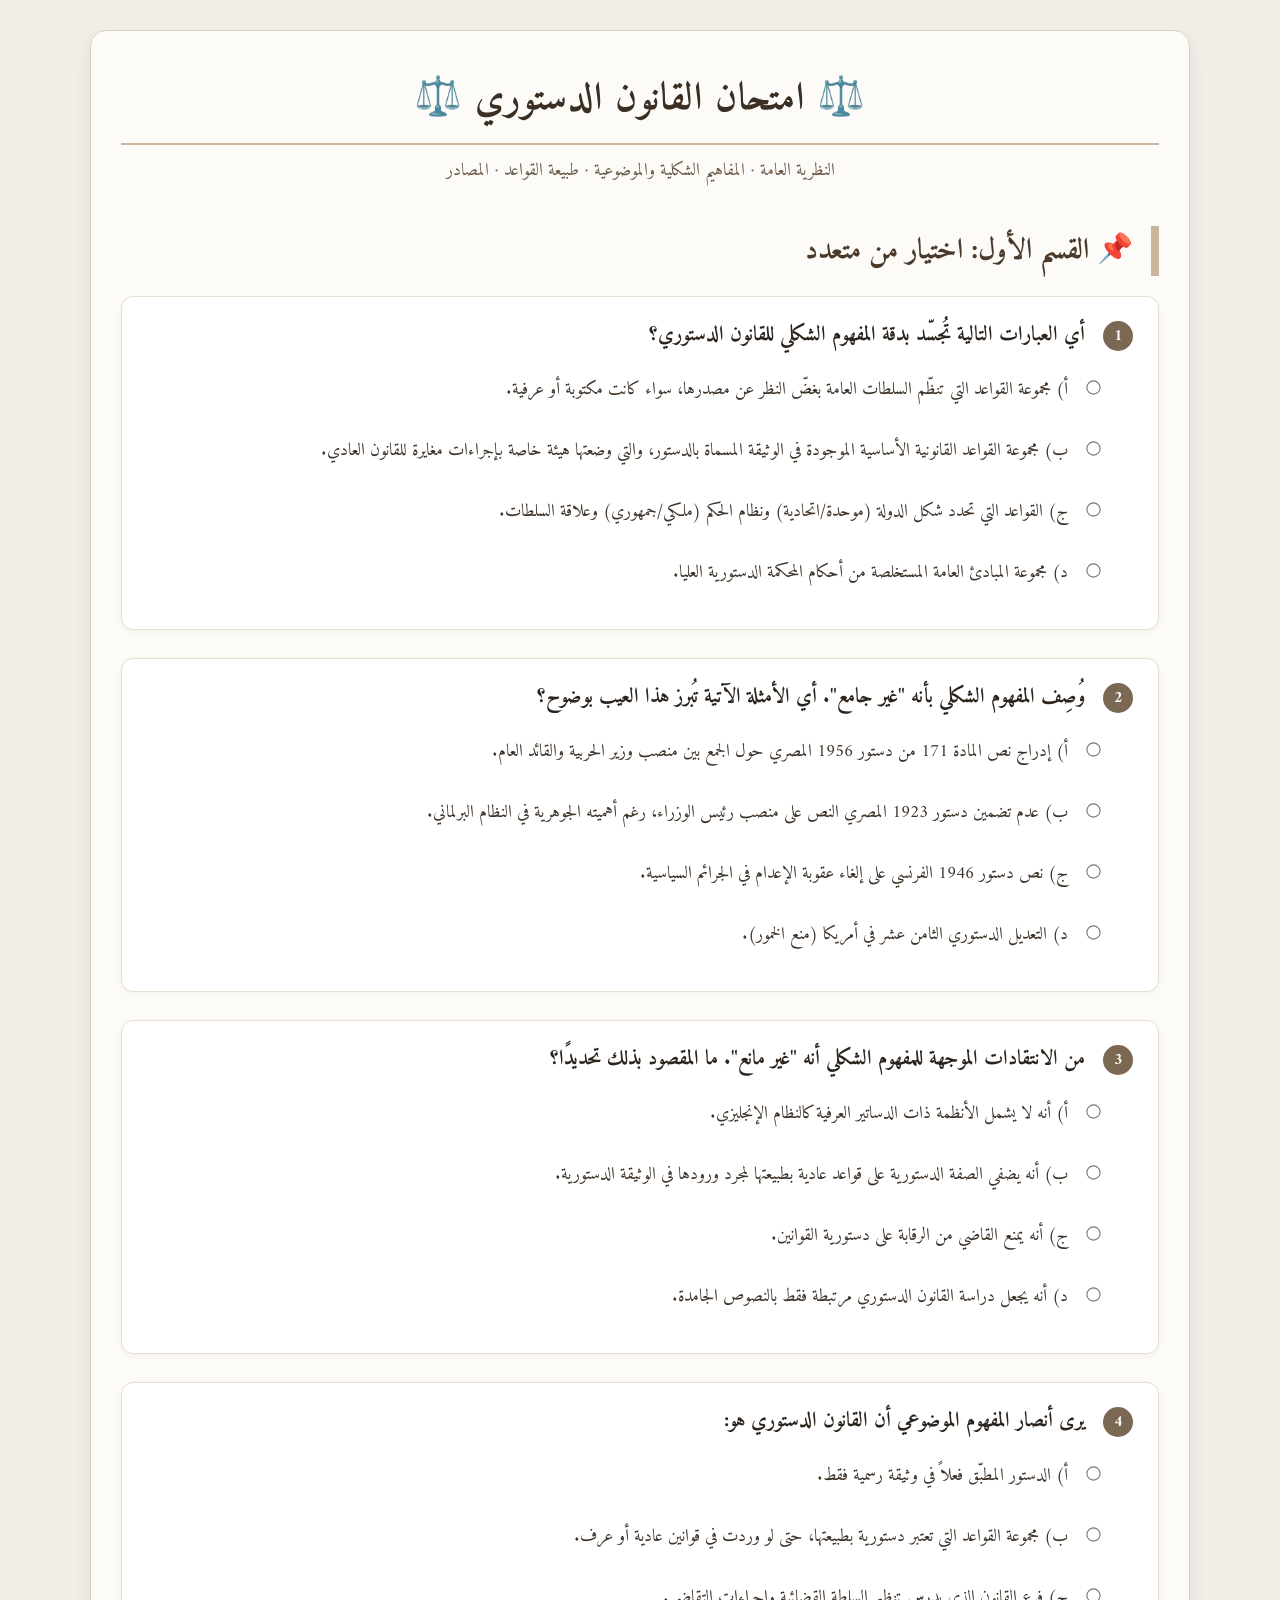
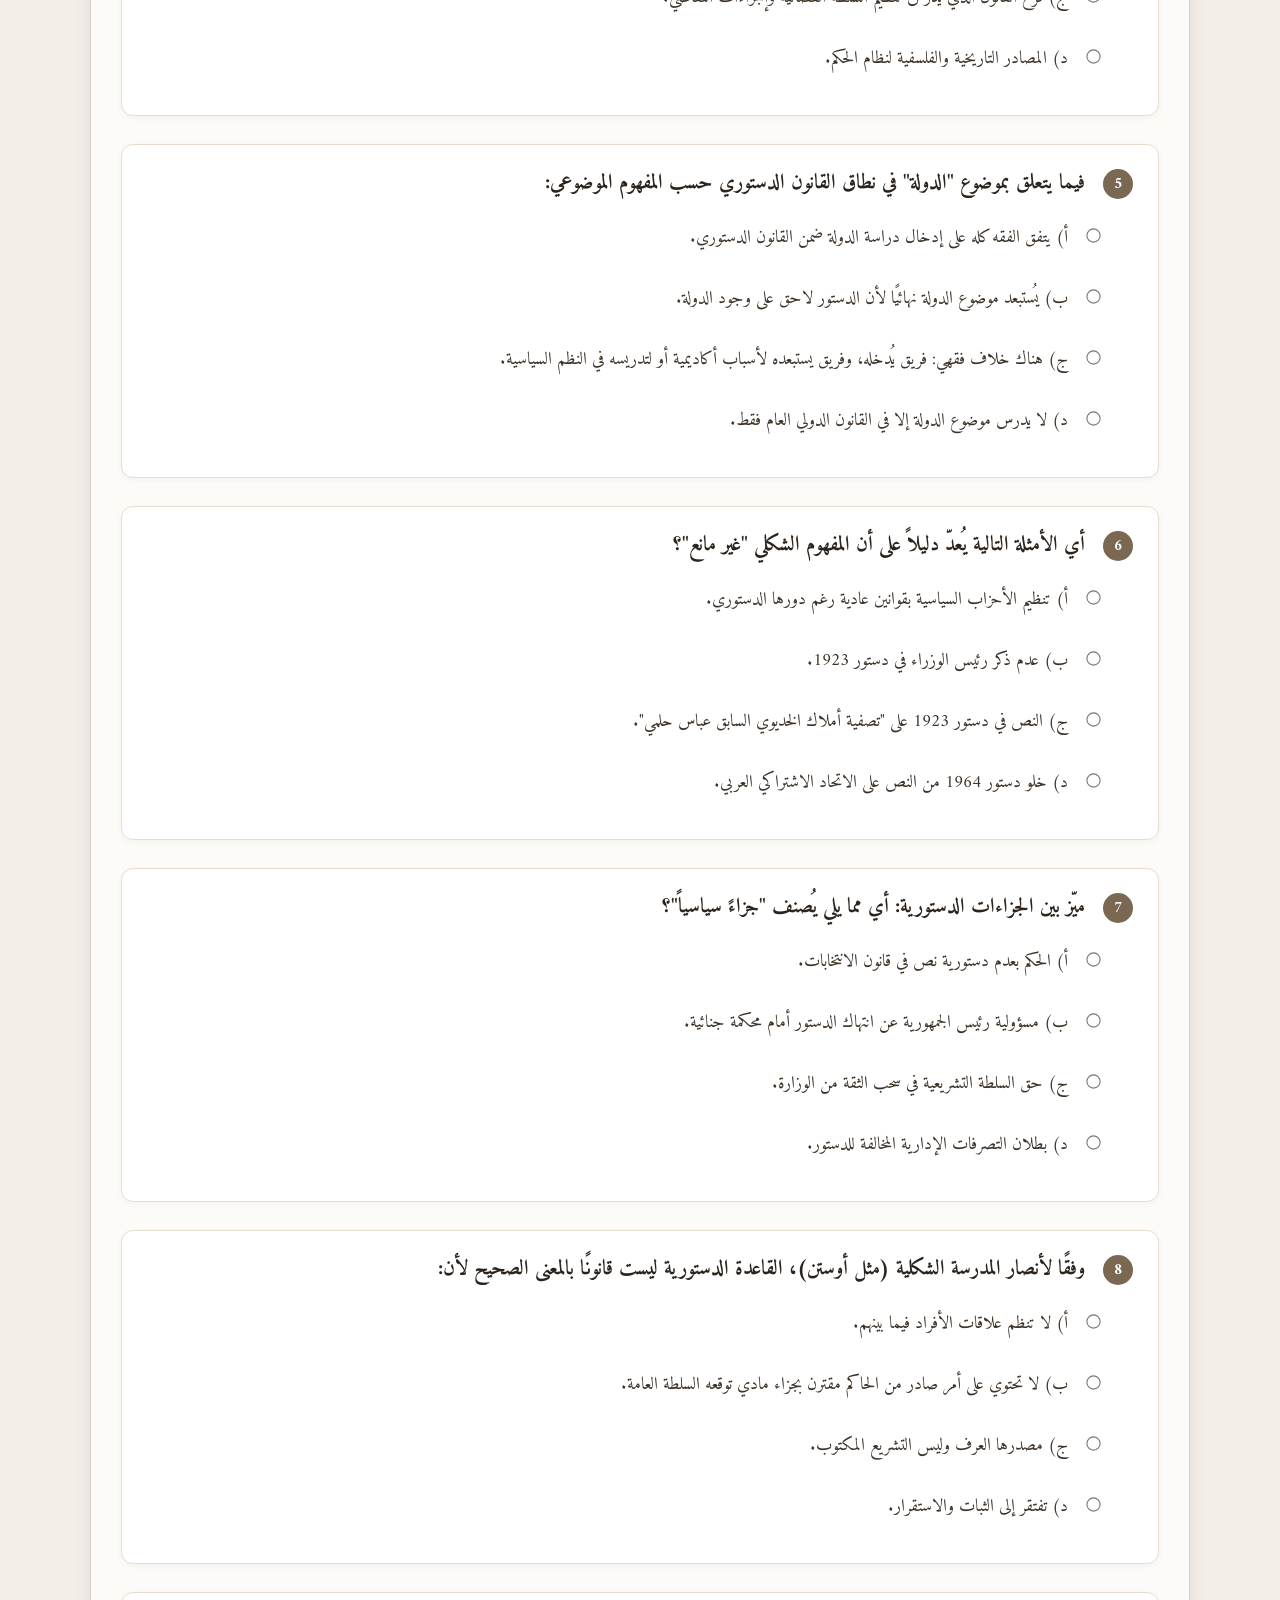
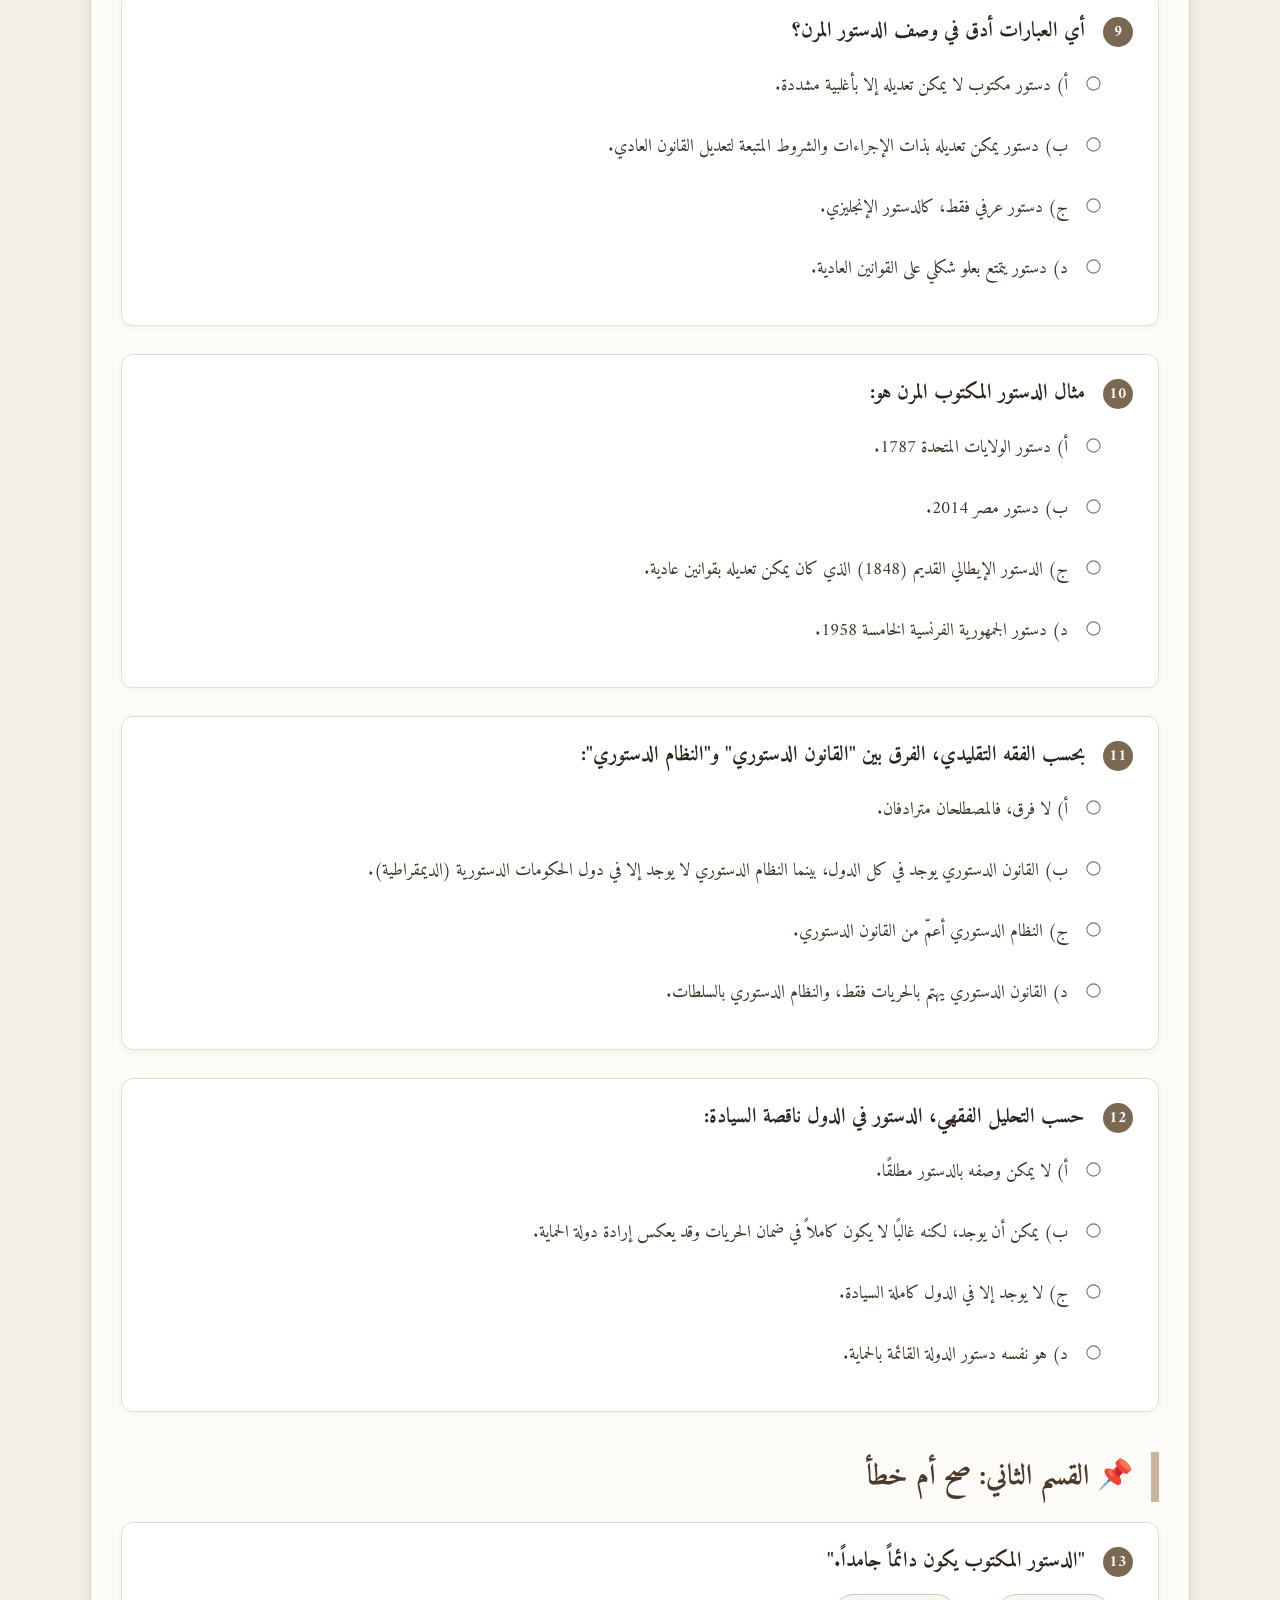
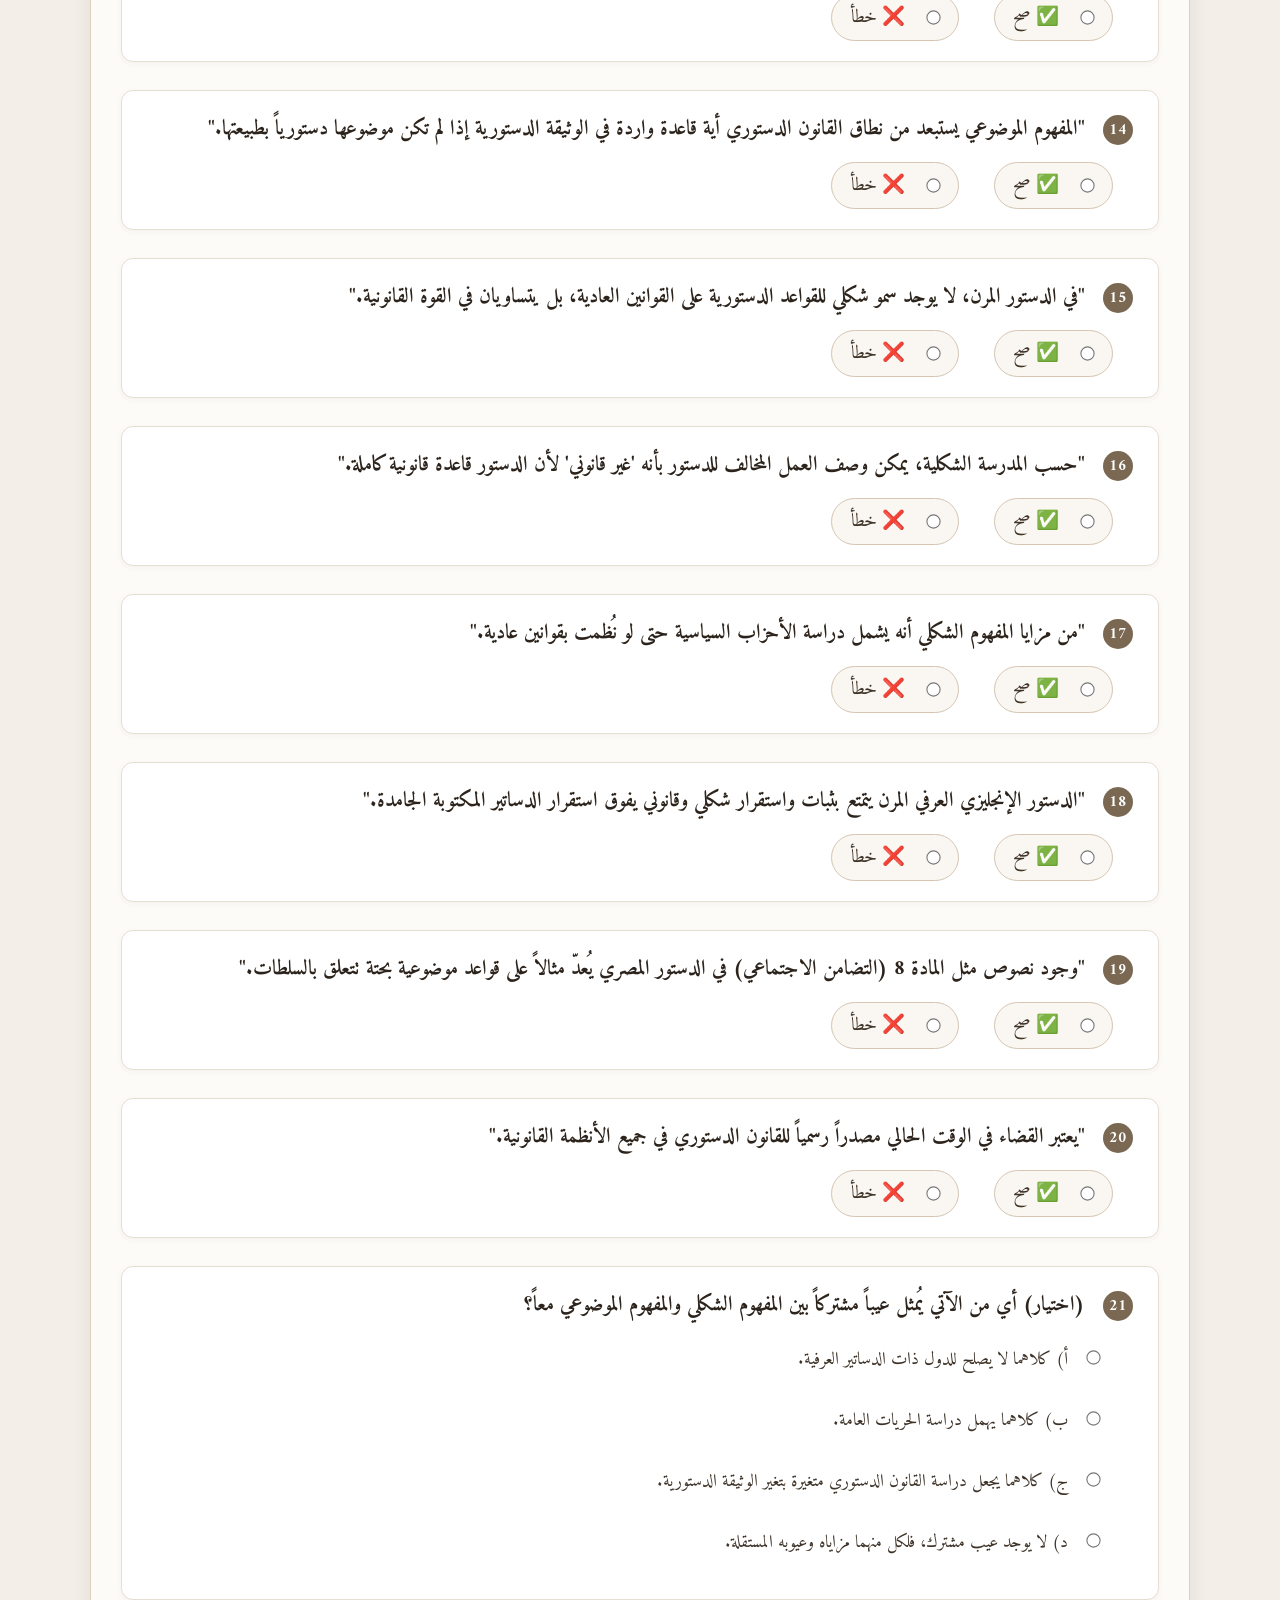
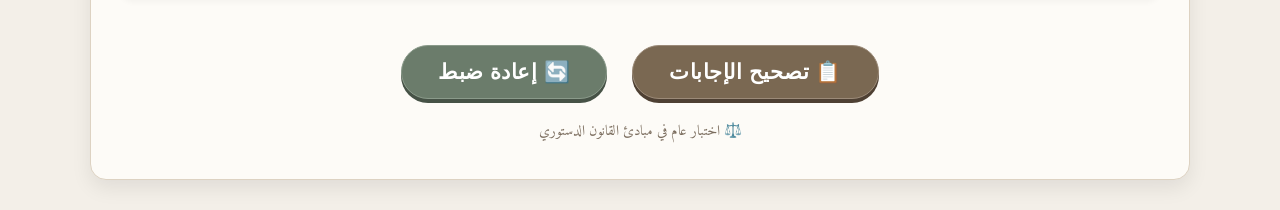
<file: const_quiz.html>
<!DOCTYPE html>
<html lang="ar" dir="rtl">
<head>
  <meta charset="UTF-8">
  <meta name="viewport" content="width=device-width, initial-scale=1.0">
  <title>اختبار القانون الدستوري - المستوى المتقدم</title>
  <style>
    * {
      box-sizing: border-box;
      margin: 0;
      padding: 0;
    }

    /* وضع القراءة: ألوان دافئة وتباين مريح للعين */
    body {
      background-color: #f3efe8;
      font-family: 'Amiri', 'Cairo', 'Segoe UI', serif;
      min-height: 100vh;
      padding: 30px 20px;
      display: flex;
      justify-content: center;
    }

    .exam-container {
      max-width: 1100px;
      width: 100%;
      background: #fdfbf7;  /* خلفية كريمي فاتح جداً */
      box-shadow: 0 8px 20px rgba(0, 0, 0, 0.08);
      border-radius: 16px;
      padding: 35px 30px;
      border: 1px solid #ddd2c2;
    }

    h1 {
      font-size: 2.4rem;
      text-align: center;
      color: #3b2e22;
      margin-bottom: 10px;
      font-weight: 600;
      letter-spacing: 1px;
      border-bottom: 2px solid #c9b69c;
      display: inline-block;
      padding-bottom: 10px;
      width: 100%;
    }

    .subhead {
      text-align: center;
      font-size: 1.1rem;
      color: #6b5a4a;
      margin-bottom: 30px;
      font-style: normal;
    }

    .section-title {
      font-size: 1.8rem;
      margin: 40px 0 20px 0;
      color: #4a3a2c;
      border-right: 8px solid #c9b69c;
      padding-right: 18px;
      font-weight: 600;
    }

    .question-card {
      background: #ffffff;
      margin-bottom: 28px;
      padding: 20px 25px;
      border-radius: 12px;
      box-shadow: 0 2px 6px rgba(0, 0, 0, 0.04);
      border: 1px solid #e8ddd1;
      transition: all 0.2s;
    }

    .question-card:hover {
      border-color: #c9b69c;
      background-color: #fefcf9;
    }

    .q-num {
      display: inline-block;
      background: #7a6852;
      color: white;
      font-weight: bold;
      width: 30px;
      height: 30px;
      text-align: center;
      line-height: 30px;
      border-radius: 50%;
      margin-left: 12px;
      font-size: 1rem;
    }

    .q-text {
      font-size: 1.3rem;
      font-weight: 650;
      color: #2c241c;
      margin-bottom: 18px;
      display: inline;
    }

    .options {
      margin-top: 12px;
      padding-right: 20px;
    }

    .option {
      display: block;
      margin: 12px 0;
      font-size: 1.1rem;
      cursor: pointer;
      padding: 8px 12px;
      border-radius: 10px;
      transition: background 0.15s;
      border: 1px solid transparent;
      color: #3e3328;
    }

    .option:hover {
      background: #f5efe7;
      border-color: #d6c5b2;
    }

    input[type="radio"] {
      margin-left: 14px;
      transform: scale(1.1);
      accent-color: #7a6852;
      cursor: pointer;
    }

    .truefalse-group {
      display: flex;
      gap: 35px;
      margin-top: 15px;
      padding-right: 20px;
    }

    .tf-option {
      display: flex;
      align-items: center;
      gap: 8px;
      font-size: 1.15rem;
      cursor: pointer;
      padding: 6px 18px;
      border-radius: 30px;
      border: 1.5px solid #d6c5b2;
      background: #faf6f1;
      color: #3e3328;
    }

    .tf-option:hover {
      background: #ede3d8;
    }

    .btn-group {
      display: flex;
      gap: 25px;
      justify-content: center;
      margin: 45px 0 20px;
      flex-wrap: wrap;
    }

    .btn {
      background: #7a6852;
      color: white;
      border: none;
      font-size: 1.3rem;
      font-weight: 600;
      padding: 14px 36px;
      border-radius: 60px;
      cursor: pointer;
      box-shadow: 0 4px 0 #4e4033;
      transition: 0.1s ease;
      border: 1px solid #9b8a78;
      letter-spacing: 0.5px;
    }

    .btn:hover {
      background: #8c7a64;
      transform: translateY(-2px);
      box-shadow: 0 6px 0 #4e4033;
    }

    .btn:active {
      transform: translateY(2px);
      box-shadow: 0 2px 0 #4e4033;
    }

    .btn.reset {
      background: #6b7c6b;
      box-shadow: 0 4px 0 #465246;
      border-color: #8a9a8a;
    }

    .result-area {
      margin-top: 35px;
      padding: 22px;
      background: #efe8df;
      border-radius: 24px;
      font-size: 1.6rem;
      text-align: center;
      font-weight: bold;
      color: #2f261e;
      border: 1px solid #d6c9bb;
    }

    .correction-detail {
      margin-top: 20px;
      background: #f7f2eb;
      padding: 18px;
      border-radius: 16px;
      font-size: 1.05rem;
      max-height: 380px;
      overflow-y: auto;
      border: 1px solid #dacfc2;
      text-align: right;
    }

    .correct-highlight {
      background: #e3edd9;
      border-right: 6px solid #4f7a4f;
      padding: 8px 15px;
      margin: 8px 0;
      border-radius: 8px;
    }

    .wrong-highlight {
      background: #f0dbdb;
      border-right: 6px solid #b35e5e;
      padding: 8px 15px;
      margin: 8px 0;
      border-radius: 8px;
    }

    .exp {
      color: #4f4237;
      margin-top: 6px;
      font-size: 0.95rem;
    }

    footer {
      margin-top: 20px;
      color: #7b6d5e;
      text-align: center;
      font-size: 0.9rem;
    }

    .option, .tf-option {
      direction: rtl;
    }
  </style>
  <link href="https://fonts.googleapis.com/css2?family=Amiri:wght@400;700&family=Cairo:wght@400;600&display=swap" rel="stylesheet">
</head>
<body>
<div class="exam-container">
  <h1>⚖️ امتحان القانون الدستوري ⚖️</h1>
  <div class="subhead">النظرية العامة · المفاهيم الشكلية والموضوعية · طبيعة القواعد · المصادر</div>

  <form id="examForm">
    <div class="section-title">📌 القسم الأول: اختيار من متعدد</div>

    <!-- س 1 (تم حذف "حسب المذكرة") -->
    <div class="question-card" id="q1">
      <span class="q-num">1</span><span class="q-text"> أي العبارات التالية تُجسّد بدقة المفهوم الشكلي للقانون الدستوري؟</span>
      <div class="options">
        <label class="option"><input type="radio" name="q1" value="a"> أ) مجموعة القواعد التي تنظّم السلطات العامة بغضّ النظر عن مصدرها، سواء كانت مكتوبة أو عرفية.</label>
        <label class="option"><input type="radio" name="q1" value="b"> ب) مجموعة القواعد القانونية الأساسية الموجودة في الوثيقة المسماة بالدستور، والتي وضعتها هيئة خاصة بإجراءات مغايرة للقانون العادي.</label>
        <label class="option"><input type="radio" name="q1" value="c"> ج) القواعد التي تحدد شكل الدولة (موحدة/اتحادية) ونظام الحكم (ملكي/جمهوري) وعلاقة السلطات.</label>
        <label class="option"><input type="radio" name="q1" value="d"> د) مجموعة المبادئ العامة المستخلصة من أحكام المحكمة الدستورية العليا.</label>
      </div>
    </div>

    <!-- س 2 -->
    <div class="question-card" id="q2">
      <span class="q-num">2</span><span class="q-text"> وُصِف المفهوم الشكلي بأنه "غير جامع". أي الأمثلة الآتية تُبرز هذا العيب بوضوح؟</span>
      <div class="options">
        <label class="option"><input type="radio" name="q2" value="a"> أ) إدراج نص المادة 171 من دستور 1956 المصري حول الجمع بين منصب وزير الحربية والقائد العام.</label>
        <label class="option"><input type="radio" name="q2" value="b"> ب) عدم تضمين دستور 1923 المصري النص على منصب رئيس الوزراء، رغم أهميته الجوهرية في النظام البرلماني.</label>
        <label class="option"><input type="radio" name="q2" value="c"> ج) نص دستور 1946 الفرنسي على إلغاء عقوبة الإعدام في الجرائم السياسية.</label>
        <label class="option"><input type="radio" name="q2" value="d"> د) التعديل الدستوري الثامن عشر في أمريكا (منع الخمور).</label>
      </div>
    </div>

    <!-- س 3 -->
    <div class="question-card" id="q3">
      <span class="q-num">3</span><span class="q-text"> من الانتقادات الموجهة للمفهوم الشكلي أنه "غير مانع". ما المقصود بذلك تحديدًا؟</span>
      <div class="options">
        <label class="option"><input type="radio" name="q3" value="a"> أ) أنه لا يشمل الأنظمة ذات الدساتير العرفية كالنظام الإنجليزي.</label>
        <label class="option"><input type="radio" name="q3" value="b"> ب) أنه يضفي الصفة الدستورية على قواعد عادية بطبيعتها لمجرد ورودها في الوثيقة الدستورية.</label>
        <label class="option"><input type="radio" name="q3" value="c"> ج) أنه يمنع القاضي من الرقابة على دستورية القوانين.</label>
        <label class="option"><input type="radio" name="q3" value="d"> د) أنه يجعل دراسة القانون الدستوري مرتبطة فقط بالنصوص الجامدة.</label>
      </div>
    </div>

    <!-- س 4 -->
    <div class="question-card" id="q4">
      <span class="q-num">4</span><span class="q-text"> يرى أنصار المفهوم الموضوعي أن القانون الدستوري هو:</span>
      <div class="options">
        <label class="option"><input type="radio" name="q4" value="a"> أ) الدستور المطبّق فعلاً في وثيقة رسمية فقط.</label>
        <label class="option"><input type="radio" name="q4" value="b"> ب) مجموعة القواعد التي تعتبر دستورية بطبيعتها، حتى لو وردت في قوانين عادية أو عرف.</label>
        <label class="option"><input type="radio" name="q4" value="c"> ج) فرع القانون الذي يدرس تنظيم السلطة القضائية وإجراءات التقاضي.</label>
        <label class="option"><input type="radio" name="q4" value="d"> د) المصادر التاريخية والفلسفية لنظام الحكم.</label>
      </div>
    </div>

    <!-- س 5 -->
    <div class="question-card" id="q5">
      <span class="q-num">5</span><span class="q-text"> فيما يتعلق بموضوع "الدولة" في نطاق القانون الدستوري حسب المفهوم الموضوعي:</span>
      <div class="options">
        <label class="option"><input type="radio" name="q5" value="a"> أ) يتفق الفقه كله على إدخال دراسة الدولة ضمن القانون الدستوري.</label>
        <label class="option"><input type="radio" name="q5" value="b"> ب) يُستبعد موضوع الدولة نهائيًا لأن الدستور لاحق على وجود الدولة.</label>
        <label class="option"><input type="radio" name="q5" value="c"> ج) هناك خلاف فقهي: فريق يُدخله، وفريق يستبعده لأسباب أكاديمية أو لتدريسه في النظم السياسية.</label>
        <label class="option"><input type="radio" name="q5" value="d"> د) لا يدرس موضوع الدولة إلا في القانون الدولي العام فقط.</label>
      </div>
    </div>

    <!-- س 6 -->
    <div class="question-card" id="q6">
      <span class="q-num">6</span><span class="q-text"> أي الأمثلة التالية يُعدّ دليلاً على أن المفهوم الشكلي "غير مانع"؟</span>
      <div class="options">
        <label class="option"><input type="radio" name="q6" value="a"> أ) تنظيم الأحزاب السياسية بقوانين عادية رغم دورها الدستوري.</label>
        <label class="option"><input type="radio" name="q6" value="b"> ب) عدم ذكر رئيس الوزراء في دستور 1923.</label>
        <label class="option"><input type="radio" name="q6" value="c"> ج) النص في دستور 1923 على "تصفية أملاك الخديوي السابق عباس حلمي".</label>
        <label class="option"><input type="radio" name="q6" value="d"> د) خلو دستور 1964 من النص على الاتحاد الاشتراكي العربي.</label>
      </div>
    </div>

    <!-- س 7 -->
    <div class="question-card" id="q7">
      <span class="q-num">7</span><span class="q-text"> ميّز بين الجزاءات الدستورية: أي مما يلي يُصنف "جزاءً سياسياً"؟</span>
      <div class="options">
        <label class="option"><input type="radio" name="q7" value="a"> أ) الحكم بعدم دستورية نص في قانون الانتخابات.</label>
        <label class="option"><input type="radio" name="q7" value="b"> ب) مسؤولية رئيس الجمهورية عن انتهاك الدستور أمام محكمة جنائية.</label>
        <label class="option"><input type="radio" name="q7" value="c"> ج) حق السلطة التشريعية في سحب الثقة من الوزارة.</label>
        <label class="option"><input type="radio" name="q7" value="d"> د) بطلان التصرفات الإدارية المخالفة للدستور.</label>
      </div>
    </div>

    <!-- س 8 -->
    <div class="question-card" id="q8">
      <span class="q-num">8</span><span class="q-text"> وفقًا لأنصار المدرسة الشكلية (مثل أوستن)، القاعدة الدستورية ليست قانونًا بالمعنى الصحيح لأن:</span>
      <div class="options">
        <label class="option"><input type="radio" name="q8" value="a"> أ) لا تنظم علاقات الأفراد فيما بينهم.</label>
        <label class="option"><input type="radio" name="q8" value="b"> ب) لا تحتوي على أمر صادر من الحاكم مقترن بجزاء مادي توقعه السلطة العامة.</label>
        <label class="option"><input type="radio" name="q8" value="c"> ج) مصدرها العرف وليس التشريع المكتوب.</label>
        <label class="option"><input type="radio" name="q8" value="d"> د) تفتقر إلى الثبات والاستقرار.</label>
      </div>
    </div>

    <!-- س 9 -->
    <div class="question-card" id="q9">
      <span class="q-num">9</span><span class="q-text"> أي العبارات أدق في وصف الدستور المرن؟</span>
      <div class="options">
        <label class="option"><input type="radio" name="q9" value="a"> أ) دستور مكتوب لا يمكن تعديله إلا بأغلبية مشددة.</label>
        <label class="option"><input type="radio" name="q9" value="b"> ب) دستور يمكن تعديله بذات الإجراءات والشروط المتبعة لتعديل القانون العادي.</label>
        <label class="option"><input type="radio" name="q9" value="c"> ج) دستور عرفي فقط، كالدستور الإنجليزي.</label>
        <label class="option"><input type="radio" name="q9" value="d"> د) دستور يتمتع بعلو شكلي على القوانين العادية.</label>
      </div>
    </div>

    <!-- س 10 -->
    <div class="question-card" id="q10">
      <span class="q-num">10</span><span class="q-text"> مثال الدستور المكتوب المرن هو:</span>
      <div class="options">
        <label class="option"><input type="radio" name="q10" value="a"> أ) دستور الولايات المتحدة 1787.</label>
        <label class="option"><input type="radio" name="q10" value="b"> ب) دستور مصر 2014.</label>
        <label class="option"><input type="radio" name="q10" value="c"> ج) الدستور الإيطالي القديم (1848) الذي كان يمكن تعديله بقوانين عادية.</label>
        <label class="option"><input type="radio" name="q10" value="d"> د) دستور الجمهورية الفرنسية الخامسة 1958.</label>
      </div>
    </div>

    <!-- س 11 -->
    <div class="question-card" id="q11">
      <span class="q-num">11</span><span class="q-text"> بحسب الفقه التقليدي، الفرق بين "القانون الدستوري" و"النظام الدستوري":</span>
      <div class="options">
        <label class="option"><input type="radio" name="q11" value="a"> أ) لا فرق، فالمصطلحان مترادفان.</label>
        <label class="option"><input type="radio" name="q11" value="b"> ب) القانون الدستوري يوجد في كل الدول، بينما النظام الدستوري لا يوجد إلا في دول الحكومات الدستورية (الديمقراطية).</label>
        <label class="option"><input type="radio" name="q11" value="c"> ج) النظام الدستوري أعمّ من القانون الدستوري.</label>
        <label class="option"><input type="radio" name="q11" value="d"> د) القانون الدستوري يهتم بالحريات فقط، والنظام الدستوري بالسلطات.</label>
      </div>
    </div>

    <!-- س 12 -->
    <div class="question-card" id="q12">
      <span class="q-num">12</span><span class="q-text"> حسب التحليل الفقهي، الدستور في الدول ناقصة السيادة:</span>
      <div class="options">
        <label class="option"><input type="radio" name="q12" value="a"> أ) لا يمكن وصفه بالدستور مطلقًا.</label>
        <label class="option"><input type="radio" name="q12" value="b"> ب) يمكن أن يوجد، لكنه غالبًا لا يكون كاملاً في ضمان الحريات وقد يعكس إرادة دولة الحماية.</label>
        <label class="option"><input type="radio" name="q12" value="c"> ج) لا يوجد إلا في الدول كاملة السيادة.</label>
        <label class="option"><input type="radio" name="q12" value="d"> د) هو نفسه دستور الدولة القائمة بالحماية.</label>
      </div>
    </div>

    <div class="section-title">📌 القسم الثاني: صح أم خطأ</div>

    <!-- س 13 -->
    <div class="question-card" id="q13">
      <span class="q-num">13</span><span class="q-text"> "الدستور المكتوب يكون دائماً جامداً."</span>
      <div class="truefalse-group">
        <label class="tf-option"><input type="radio" name="q13" value="true"> ✅ صح</label>
        <label class="tf-option"><input type="radio" name="q13" value="false"> ❌ خطأ</label>
      </div>
    </div>

    <!-- س 14 -->
    <div class="question-card" id="q14">
      <span class="q-num">14</span><span class="q-text"> "المفهوم الموضوعي يستبعد من نطاق القانون الدستوري أية قاعدة واردة في الوثيقة الدستورية إذا لم تكن موضوعها دستورياً بطبيعتها."</span>
      <div class="truefalse-group">
        <label class="tf-option"><input type="radio" name="q14" value="true"> ✅ صح</label>
        <label class="tf-option"><input type="radio" name="q14" value="false"> ❌ خطأ</label>
      </div>
    </div>

    <!-- س 15 -->
    <div class="question-card" id="q15">
      <span class="q-num">15</span><span class="q-text"> "في الدستور المرن، لا يوجد سمو شكلي للقواعد الدستورية على القوانين العادية، بل يتساويان في القوة القانونية."</span>
      <div class="truefalse-group">
        <label class="tf-option"><input type="radio" name="q15" value="true"> ✅ صح</label>
        <label class="tf-option"><input type="radio" name="q15" value="false"> ❌ خطأ</label>
      </div>
    </div>

    <!-- س 16 -->
    <div class="question-card" id="q16">
      <span class="q-num">16</span><span class="q-text"> "حسب المدرسة الشكلية، يمكن وصف العمل المخالف للدستور بأنه 'غير قانوني' لأن الدستور قاعدة قانونية كاملة."</span>
      <div class="truefalse-group">
        <label class="tf-option"><input type="radio" name="q16" value="true"> ✅ صح</label>
        <label class="tf-option"><input type="radio" name="q16" value="false"> ❌ خطأ</label>
      </div>
    </div>

    <!-- س 17 -->
    <div class="question-card" id="q17">
      <span class="q-num">17</span><span class="q-text"> "من مزايا المفهوم الشكلي أنه يشمل دراسة الأحزاب السياسية حتى لو نُظمت بقوانين عادية."</span>
      <div class="truefalse-group">
        <label class="tf-option"><input type="radio" name="q17" value="true"> ✅ صح</label>
        <label class="tf-option"><input type="radio" name="q17" value="false"> ❌ خطأ</label>
      </div>
    </div>

    <!-- س 18 -->
    <div class="question-card" id="q18">
      <span class="q-num">18</span><span class="q-text"> "الدستور الإنجليزي العرفي المرن يتمتع بثبات واستقرار شكلي وقانوني يفوق استقرار الدساتير المكتوبة الجامدة."</span>
      <div class="truefalse-group">
        <label class="tf-option"><input type="radio" name="q18" value="true"> ✅ صح</label>
        <label class="tf-option"><input type="radio" name="q18" value="false"> ❌ خطأ</label>
      </div>
    </div>

    <!-- س 19 -->
    <div class="question-card" id="q19">
      <span class="q-num">19</span><span class="q-text"> "وجود نصوص مثل المادة 8 (التضامن الاجتماعي) في الدستور المصري يُعدّ مثالاً على قواعد موضوعية بحتة تتعلق بالسلطات."</span>
      <div class="truefalse-group">
        <label class="tf-option"><input type="radio" name="q19" value="true"> ✅ صح</label>
        <label class="tf-option"><input type="radio" name="q19" value="false"> ❌ خطأ</label>
      </div>
    </div>

    <!-- س 20 -->
    <div class="question-card" id="q20">
      <span class="q-num">20</span><span class="q-text"> "يعتبر القضاء في الوقت الحالي مصدراً رسمياً للقانون الدستوري في جميع الأنظمة القانونية."</span>
      <div class="truefalse-group">
        <label class="tf-option"><input type="radio" name="q20" value="true"> ✅ صح</label>
        <label class="tf-option"><input type="radio" name="q20" value="false"> ❌ خطأ</label>
      </div>
    </div>

    <!-- س 21 -->
    <div class="question-card" id="q21">
      <span class="q-num">21</span><span class="q-text"> (اختيار) أي من الآتي يُمثل عيباً مشتركاً بين المفهوم الشكلي والمفهوم الموضوعي معاً؟</span>
      <div class="options">
        <label class="option"><input type="radio" name="q21" value="a"> أ) كلاهما لا يصلح للدول ذات الدساتير العرفية.</label>
        <label class="option"><input type="radio" name="q21" value="b"> ب) كلاهما يهمل دراسة الحريات العامة.</label>
        <label class="option"><input type="radio" name="q21" value="c"> ج) كلاهما يجعل دراسة القانون الدستوري متغيرة بتغير الوثيقة الدستورية.</label>
        <label class="option"><input type="radio" name="q21" value="d"> د) لا يوجد عيب مشترك، فلكل منهما مزاياه وعيوبه المستقلة.</label>
      </div>
    </div>
  </form>

  <div class="btn-group">
    <button class="btn" id="submitBtn">📋 تصحيح الإجابات</button>
    <button class="btn reset" id="resetBtn">🔄 إعادة ضبط</button>
  </div>

  <div id="resultPanel" class="result-area" style="display: none;"></div>
  <div id="correctionPanel" class="correction-detail" style="display: none;"></div>
  <footer>⚖️ اختبار عام في مبادئ القانون الدستوري</footer>
</div>

<script>
  (function() {
    const form = document.getElementById('examForm');
    const submitBtn = document.getElementById('submitBtn');
    const resetBtn = document.getElementById('resetBtn');
    const resultPanel = document.getElementById('resultPanel');
    const correctionPanel = document.getElementById('correctionPanel');

    // الإجابات النموذجية (لم تتغير)
    const answerKey = {
      q1: 'b',
      q2: 'b',
      q3: 'b',
      q4: 'b',
      q5: 'c',
      q6: 'c',
      q7: 'c',
      q8: 'b',
      q9: 'b',
      q10: 'c',
      q11: 'b',
      q12: 'b',
      q13: 'false',
      q14: 'true',
      q15: 'true',
      q16: 'false',
      q17: 'false',
      q18: 'false',
      q19: 'false',
      q20: 'false',
      q21: 'd'
    };

    const explanations = {
      q1: 'المفهوم الشكلي يربط القانون الدستوري بالوثيقة الدستورية المكتوبة وإجراءاتها الخاصة.',
      q2: 'عدم النص على رئيس الوزراء في دستور 1923 مثال لعدم شمول الوثيقة لموضوعات دستورية هامة (غير جامع).',
      q3: '"غير مانع" يعني إضفاء صفة دستورية على قواعد عادية لمجرد وجودها في الوثيقة.',
      q4: 'المفهوم الموضوعي يعتمد على مضمون القاعدة لا مصدرها، فيشمل القواعد الدستورية بطبيعتها أينما وردت.',
      q5: 'الخلاف قائم: بعض الفقه يُدخل الدولة والبعض يرى أنها تُدرس في النظم السياسية.',
      q6: 'تصفية أملاك الخديوي مثال لقاعدة عادية أُدرجت في الدستور (غير مانع).',
      q7: 'سحب الثقة جزاء سياسي تمارسه السلطة التشريعية.',
      q8: 'المدرسة الشكلية تشترط الأمر المقرون بجزاء مادي توقعه السلطة، وهو مفقود في الدستور حسب رأيهم.',
      q9: 'المرن يُعدل بنفس إجراءات القانون العادي.',
      q10: 'الدستور الإيطالي 1848 مكتوب لكنه مرن (عدّلته قوانين عادية).',
      q11: 'الفقه التقليدي يفرق: القانون الدستوري موجود بكل دولة، والنظام الدستوري خاص بالديمقراطيات.',
      q12: 'يمكن وجود دستور في دولة ناقصة السيادة لكنه ناقص في ضمان الحريات.',
      q13: 'خطأ: يوجد دساتير مكتوبة مرنة مثل الإيطالي 1848 والفرنسي 1814.',
      q14: 'صح: المفهوم الموضوعي يميز القواعد بمضمونها، ويستبعد ما ليس دستورياً ولو في الوثيقة.',
      q15: 'صح: الدستور المرن لا يتمتع بعلو شكلي، القوانين العادية والدستور في مرتبة واحدة.',
      q16: 'خطأ: أنصار المدرسة الشكلية يرون أن مخالفة الدستور "غير دستورية" وليست "غير قانونية" لأن الدستور ليس قانوناً.',
      q17: 'خطأ: المفهوم الشكلي يهمل الأحزاب لأنها تنظم بقوانين عادية خارج الوثيقة (عيب عدم الشمول).',
      q18: 'خطأ: العبارة خاطئة. الدستور الإنجليزي يتمتع بـ "استقرار عملي" كبير، لكنه من الناحية الشكلية والنظرية ليس أكثر ثباتاً من الدستور الجامد.',
      q19: 'خطأ: المادة 8 من قبيل التوجيهات العامة وليست قاعدة موضوعية تنظم السلطات.',
      q20: 'خطأ: القضاء مصدر تفسيري في أغلب الدول، إلا في إنجلترا حيث يعتبر مصدراً رسمياً.',
      q21: 'لا يوجد عيب مشترك بالمعنى المطروح؛ لكل مفهوم نقاط قوة وضعف مختلفة.'
    };

    function calculateScore() {
      let total = 0;
      let answered = 0;
      const totalQuestions = Object.keys(answerKey).length;

      for (let q in answerKey) {
        const correct = answerKey[q];
        const inputs = document.getElementsByName(q);
        let selected = null;
        for (let inp of inputs) {
          if (inp.checked) {
            selected = inp.value;
            break;
          }
        }
        if (selected !== null) answered++;
        if (selected === correct) total++;
      }

      return { score: total, totalQ: totalQuestions, answered };
    }

    function showResults() {
      const { score, totalQ, answered } = calculateScore();
      const percentage = Math.round((score / totalQ) * 100);
      
      let resultHTML = `🔍 نتيجتك: ${score} / ${totalQ}  (${percentage}%) · أجبت على ${answered} سؤالاً.`;
      if (percentage >= 85) resultHTML += `<br>🏆 مستوى متميز.`;
      else if (percentage >= 65) resultHTML += `<br>📚 مستوى جيد جداً.`;
      else if (percentage >= 50) resultHTML += `<br>⚠️ مستوى مقبول.`;
      else resultHTML += `<br>📖 ينصح بالمراجعة.`;
      
      resultPanel.style.display = 'block';
      resultPanel.innerHTML = resultHTML;

      let correctionHTML = `<h3 style="margin-bottom:15px;">📝 تفصيل الإجابات الصحيحة:</h3>`;
      for (let q in answerKey) {
        const correctVal = answerKey[q];
        const inputs = document.getElementsByName(q);
        let userAnswer = 'لم يُجب';
        let isCorrect = false;
        for (let inp of inputs) {
          if (inp.checked) {
            userAnswer = inp.value;
            break;
          }
        }
        isCorrect = (userAnswer === correctVal);
        
        let correctText = '';
        if (q.startsWith('q') && !isNaN(q.substring(1))) {
          const qNum = parseInt(q.substring(1));
          if (qNum <= 12 || qNum === 21) {
            const radio = document.querySelector(`input[name="${q}"][value="${correctVal}"]`);
            if (radio) {
              const parentLabel = radio.closest('label');
              if (parentLabel) correctText = parentLabel.innerText.trim().substring(2).trim();
              else correctText = correctVal;
            } else correctText = correctVal;
          } else {
            correctText = (correctVal === 'true') ? 'صح' : 'خطأ';
          }
        }

        const explanation = explanations[q] || '';
        const questionDiv = document.getElementById(q);
        let questionText = '';
        if (questionDiv) {
          const qSpan = questionDiv.querySelector('.q-text');
          if (qSpan) questionText = qSpan.innerText;
          else questionText = `سؤال ${q}`;
        } else questionText = `سؤال ${q}`;

        const statusClass = isCorrect ? 'correct-highlight' : 'wrong-highlight';
        const statusIcon = isCorrect ? '✅' : '❌';
        correctionHTML += `<div class="${statusClass}"><strong>${statusIcon} ${questionText}</strong><br>`;
        correctionHTML += `📌 الإجابة الصحيحة: ${correctText}`;
        if (!isCorrect && userAnswer !== 'لم يُجب') {
          let userText = userAnswer;
          if (userAnswer === 'true') userText = 'صح';
          else if (userAnswer === 'false') userText = 'خطأ';
          else {
            const selectedRadio = document.querySelector(`input[name="${q}"][value="${userAnswer}"]`);
            if (selectedRadio) {
              const label = selectedRadio.closest('label');
              if (label) userText = label.innerText.trim().substring(2);
            }
          }
          correctionHTML += `<br>❕ إجابتك: ${userText}`;
        } else if (userAnswer === 'لم يُجب') {
          correctionHTML += `<br>⏳ لم تختر إجابة.`;
        }
        correctionHTML += `<div class="exp">💡 ${explanation}</div></div>`;
      }
      
      correctionPanel.style.display = 'block';
      correctionPanel.innerHTML = correctionHTML;
    }

    function resetExam() {
      form.reset();
      resultPanel.style.display = 'none';
      correctionPanel.style.display = 'none';
      resultPanel.innerHTML = '';
      correctionPanel.innerHTML = '';
    }

    submitBtn.addEventListener('click', (e) => {
      e.preventDefault();
      showResults();
      window.scrollTo({ top: document.body.scrollHeight, behavior: 'smooth' });
    });

    resetBtn.addEventListener('click', (e) => {
      e.preventDefault();
      resetExam();
    });

  })();
</script>
</body>
</html>
</file>
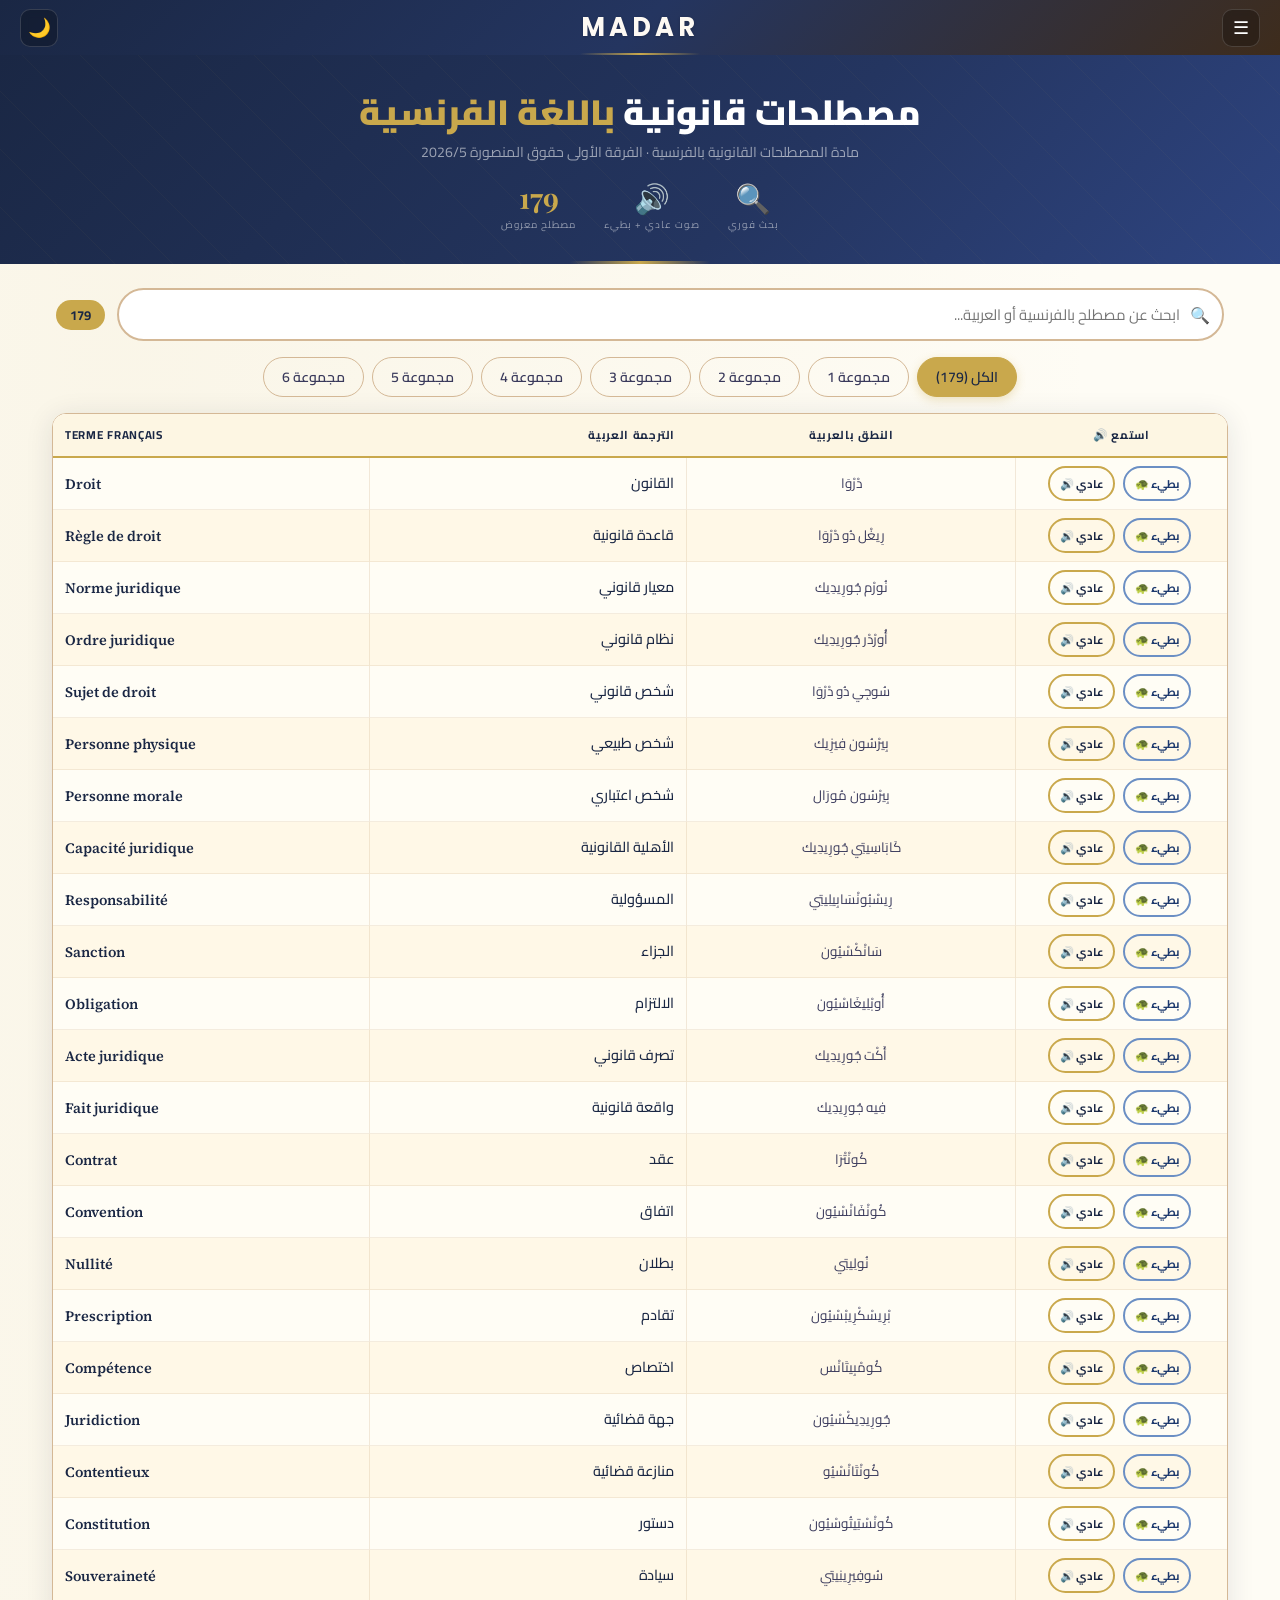
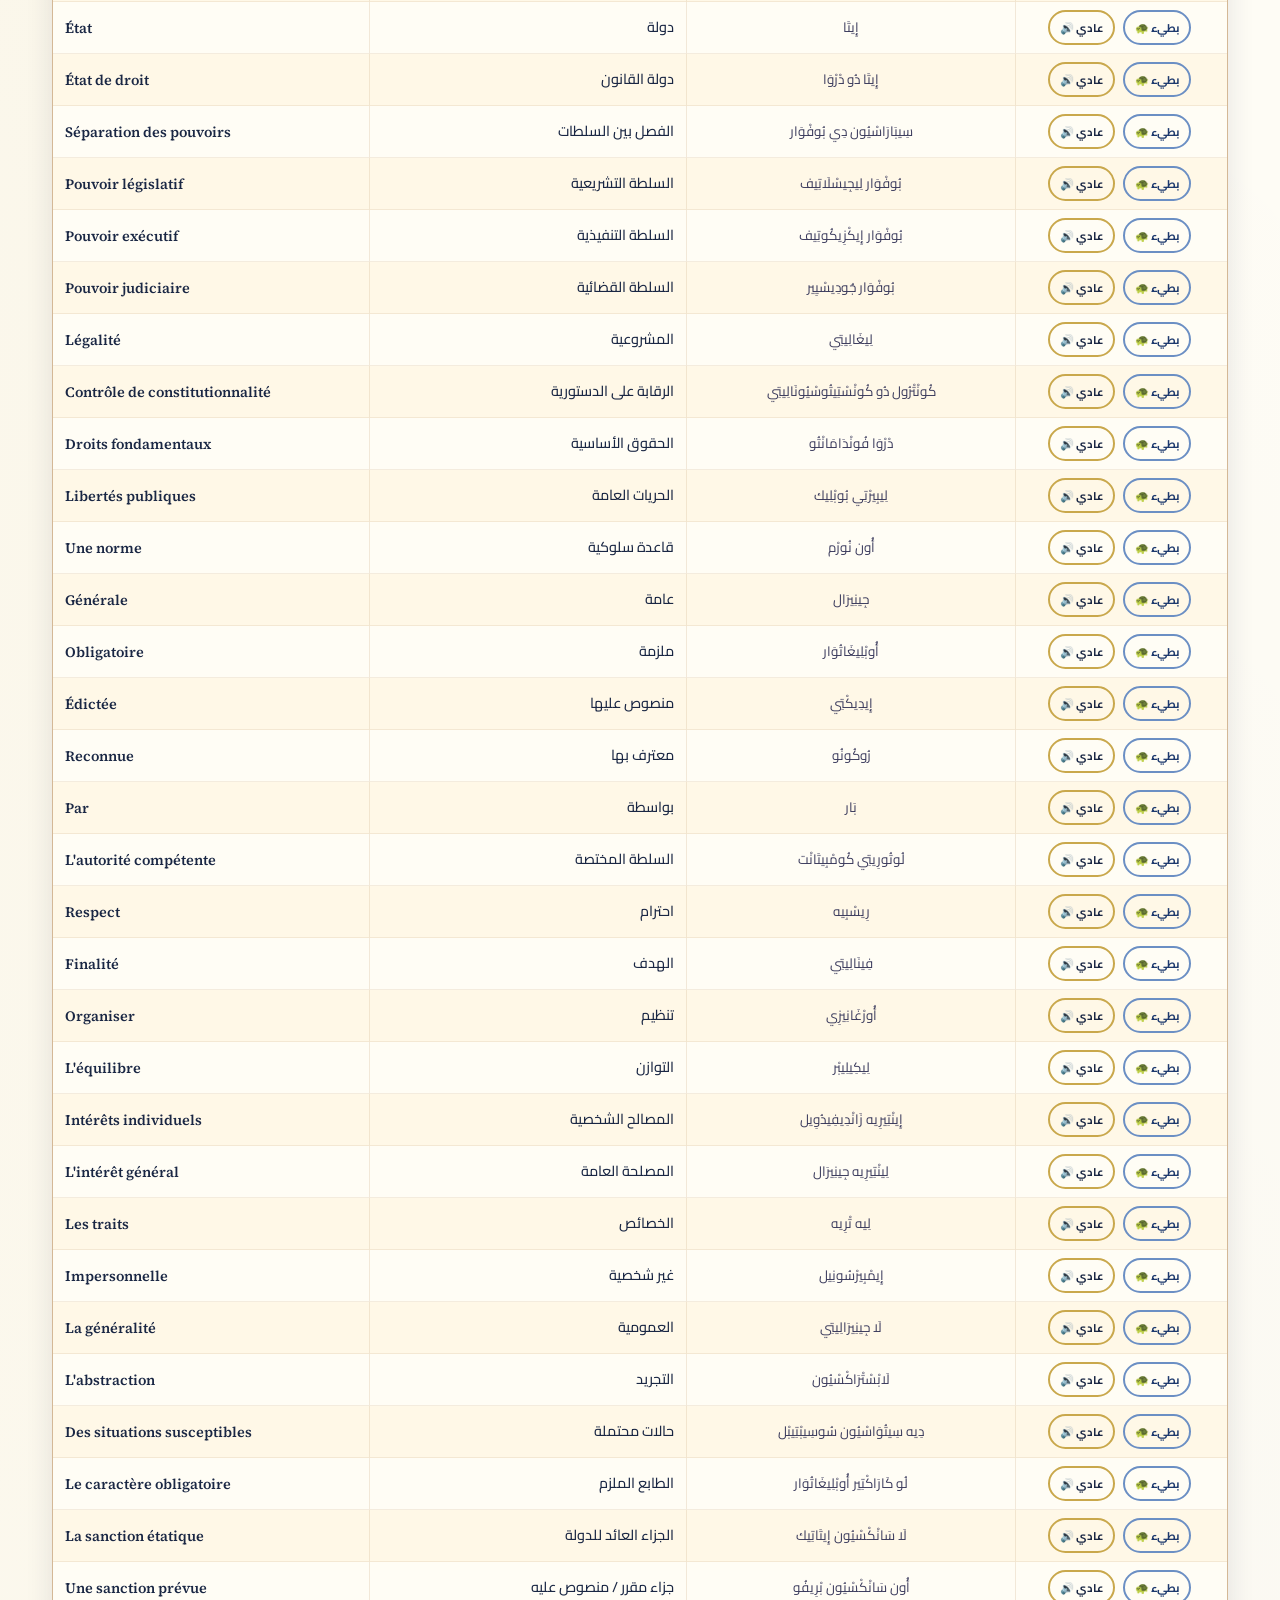
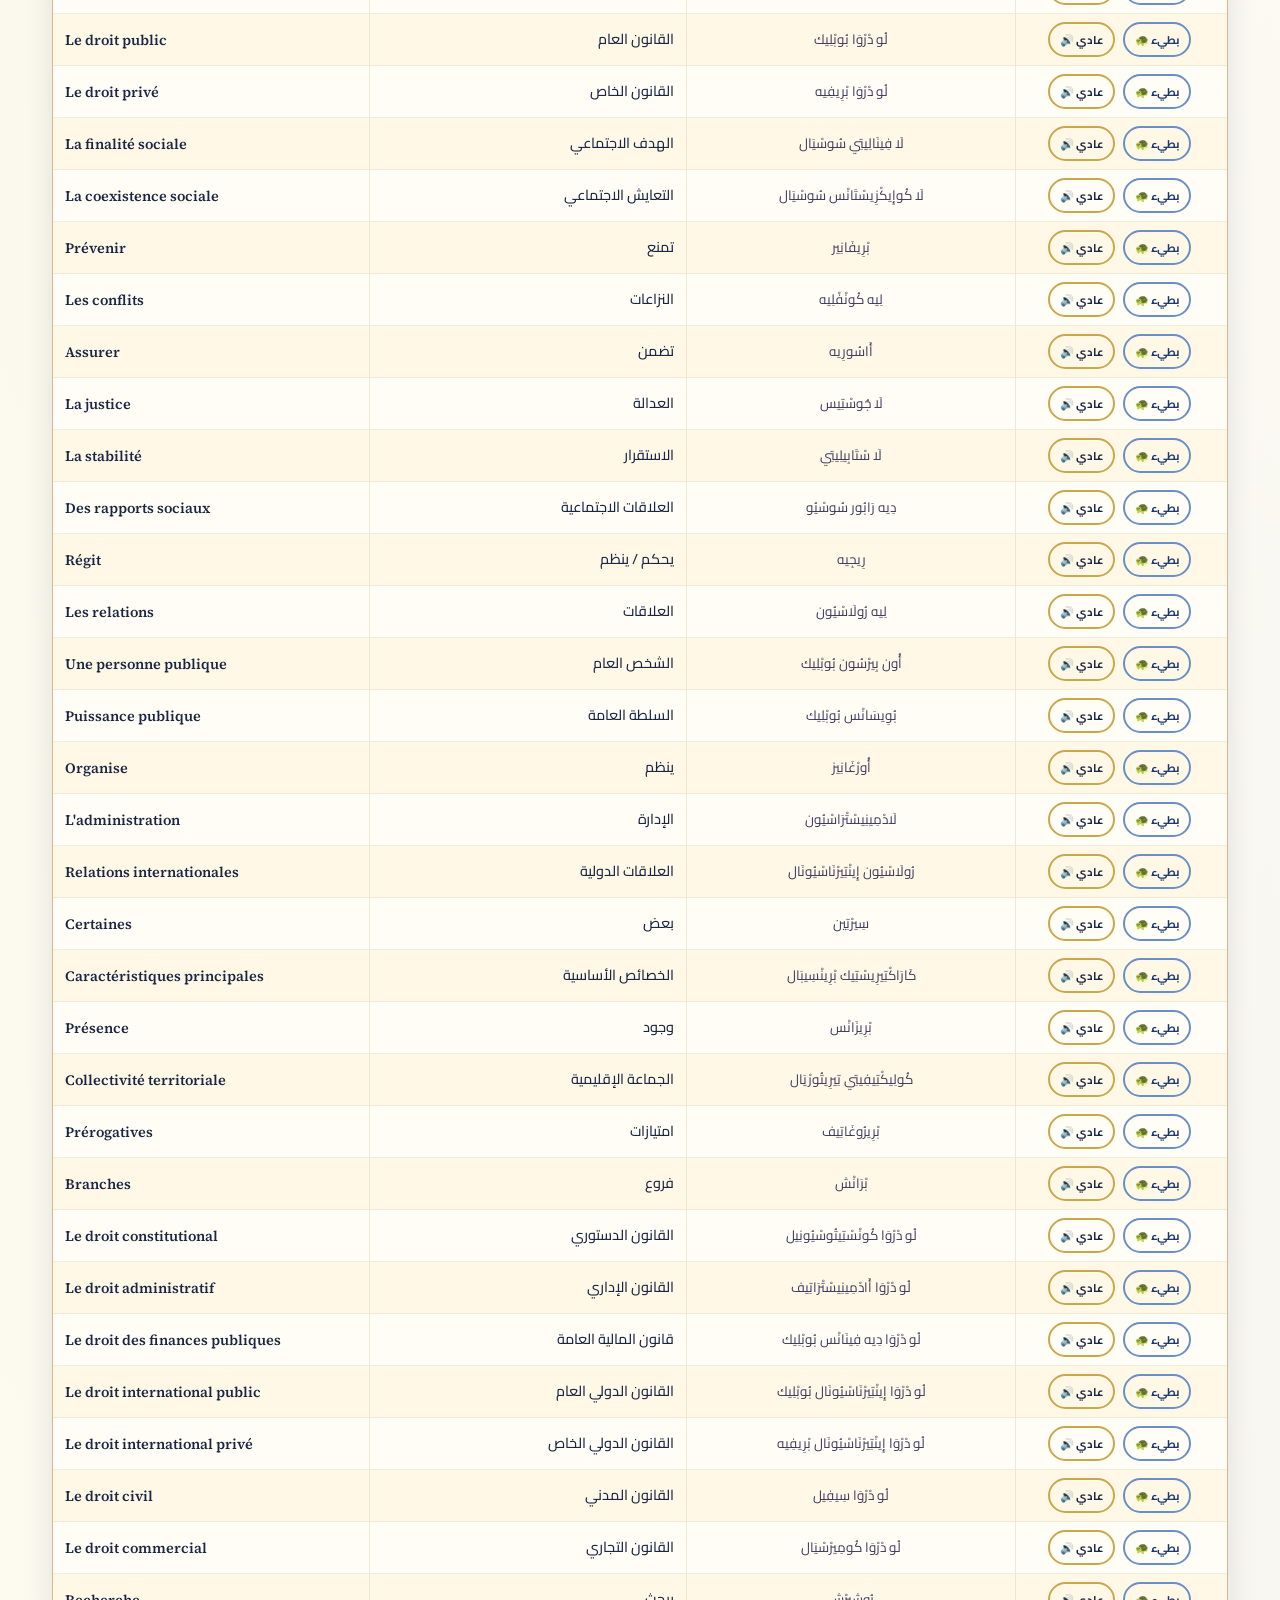
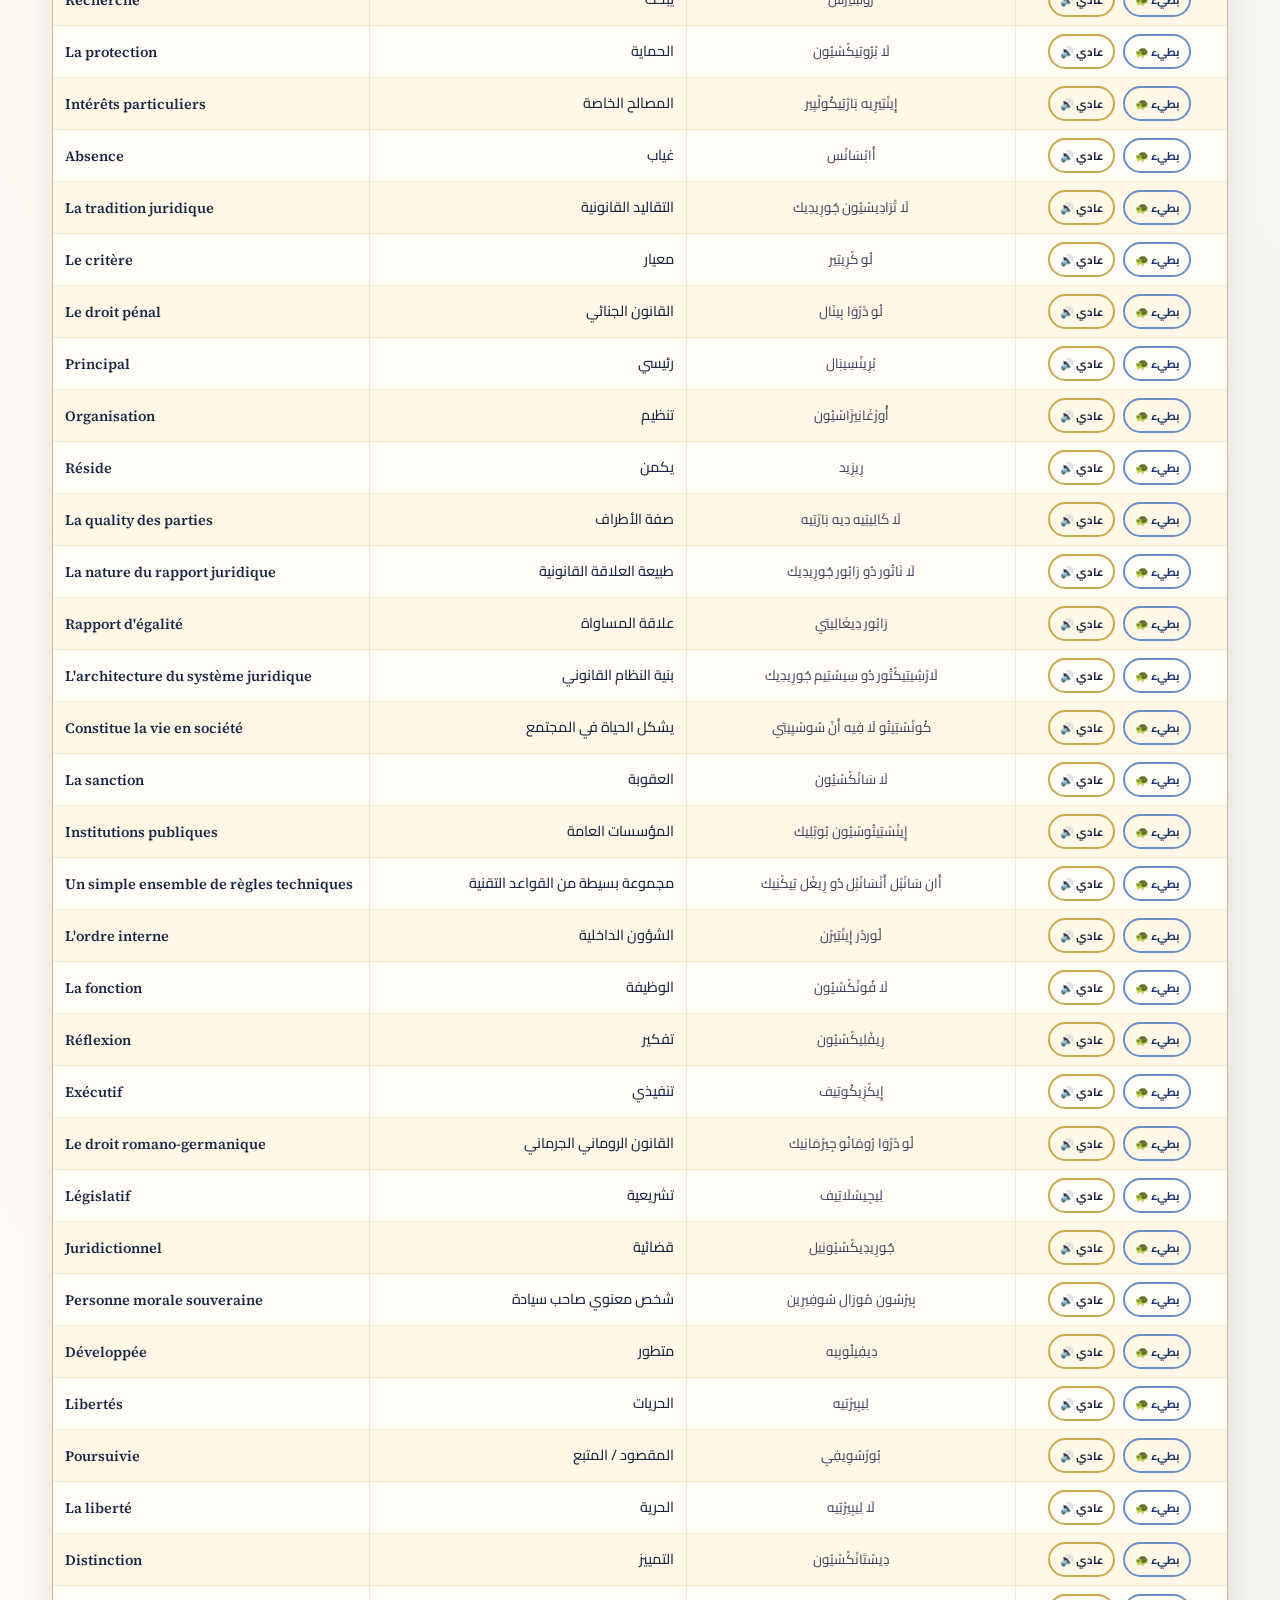
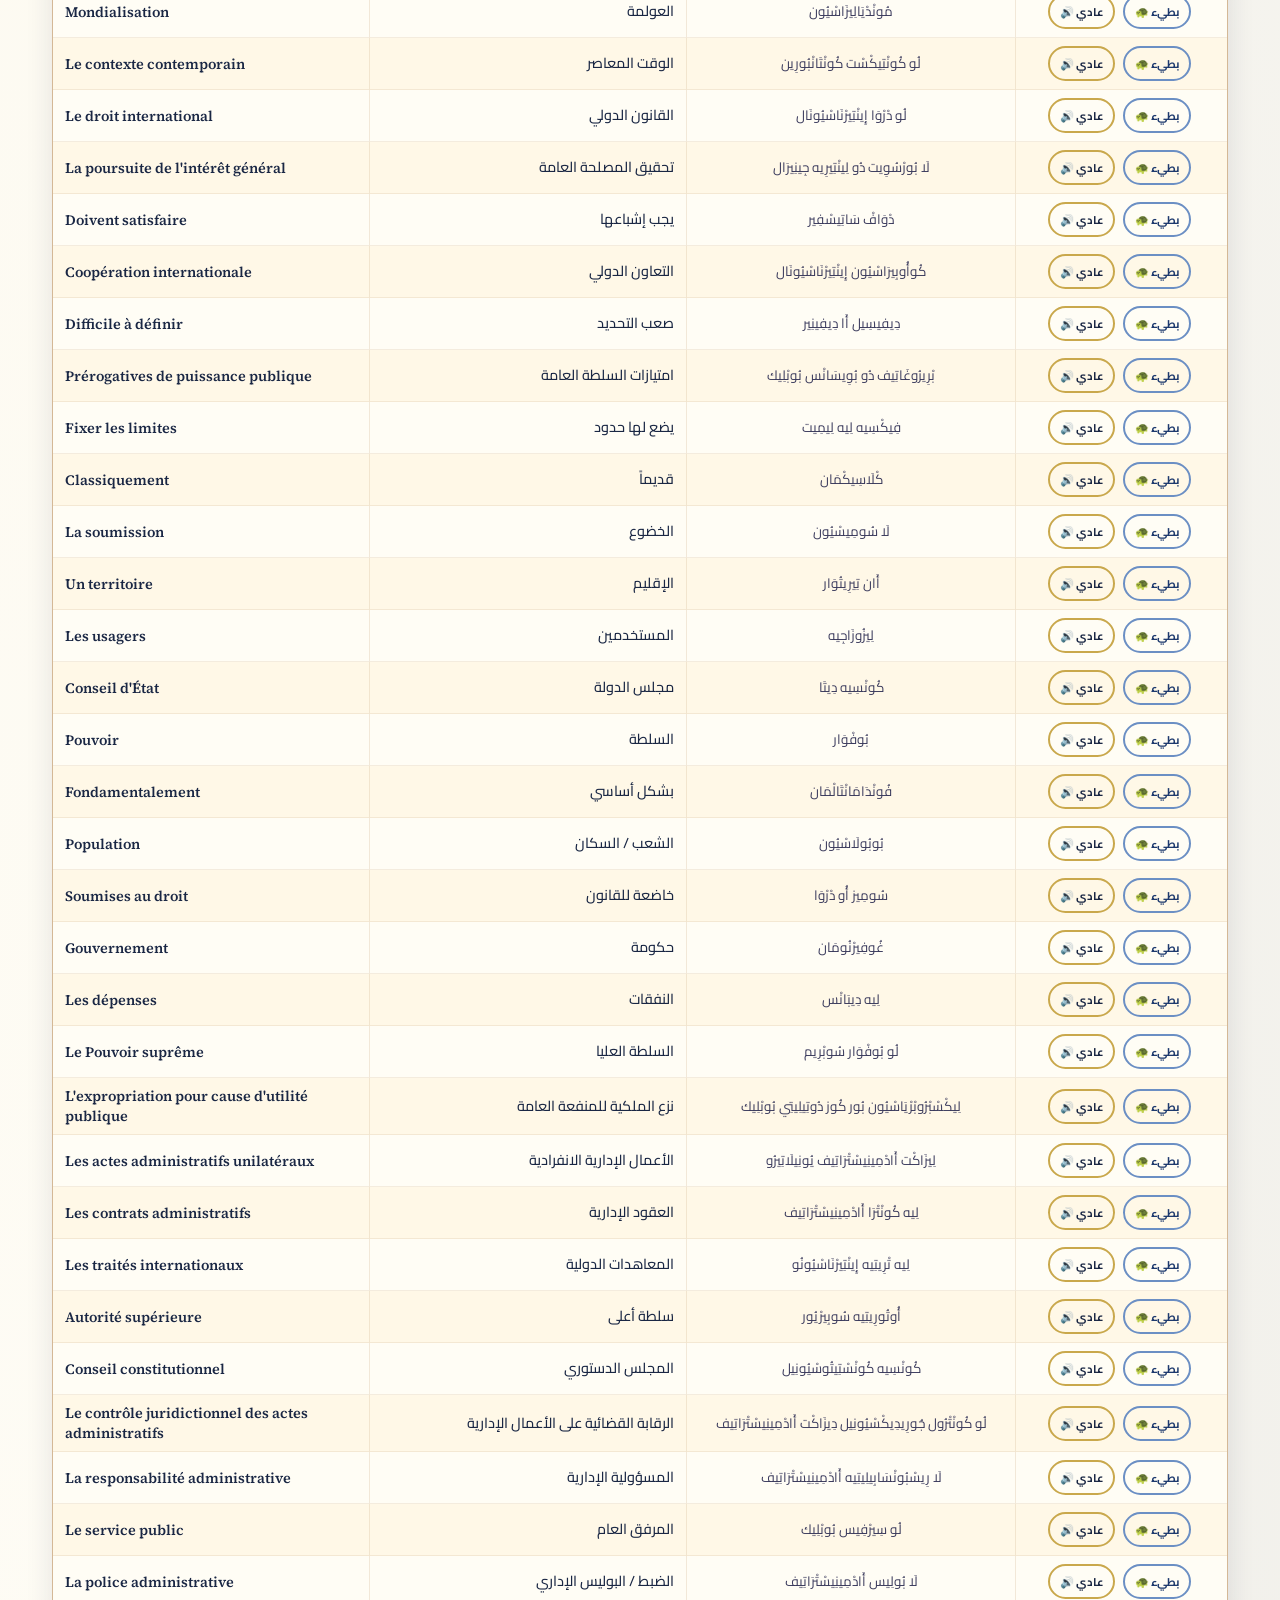
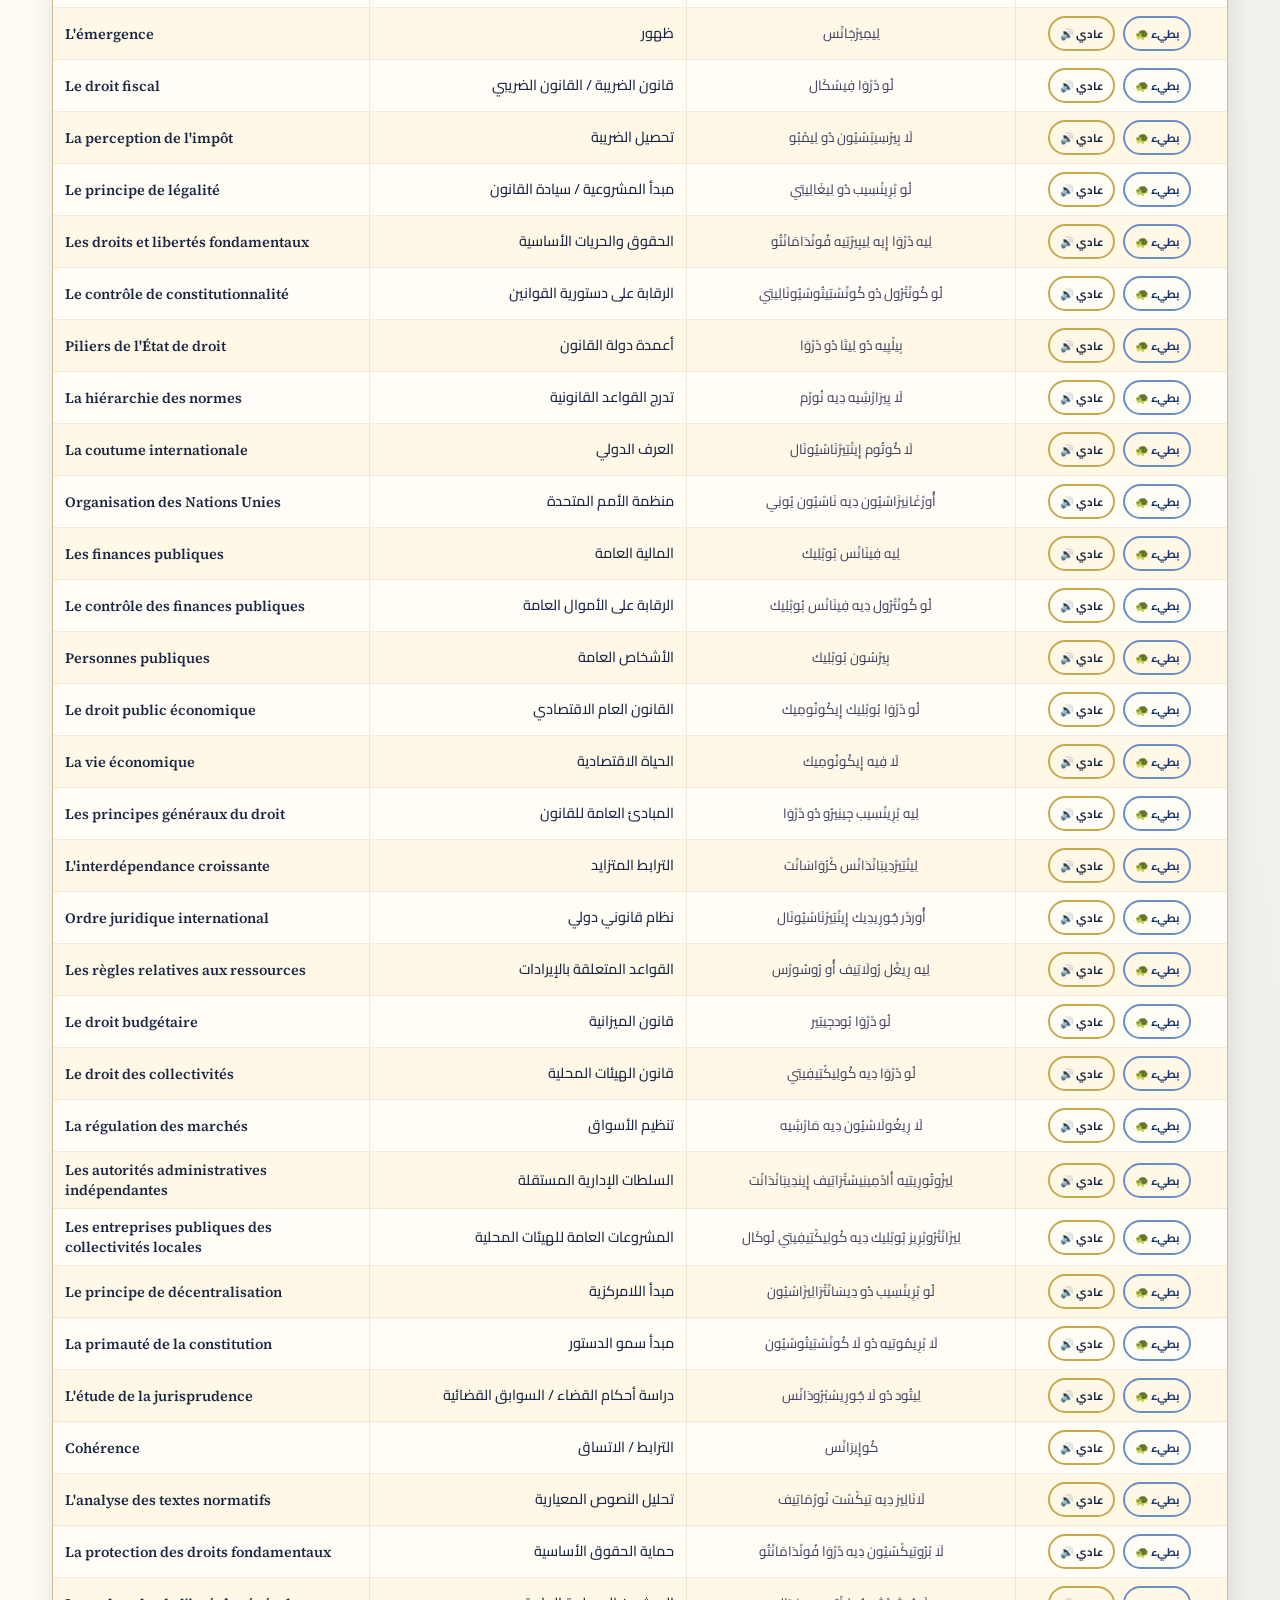
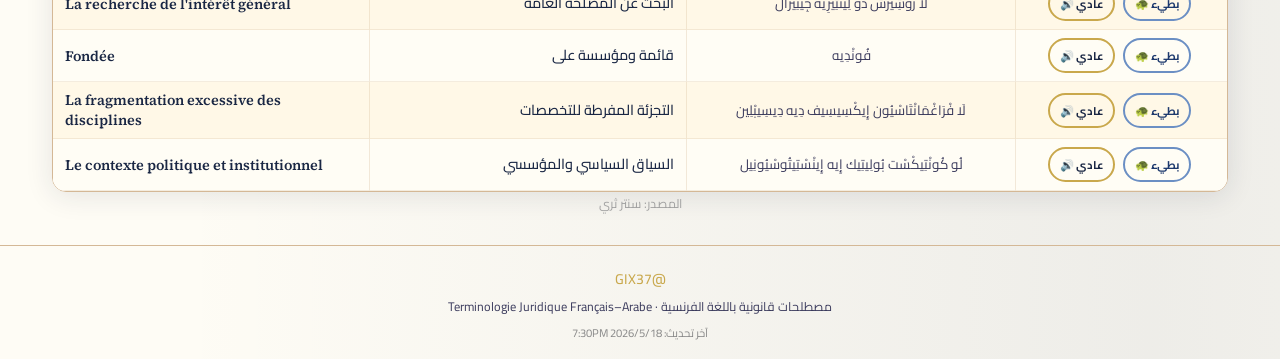
<file: French_legal_terms.html>
<!DOCTYPE html>
<html lang="fr" dir="ltr">
<head>
<script async src="https://www.googletagmanager.com/gtag/js?id=G-9YE8DKCYD5"></script>
<script>
  // Google Analytics 4 tracking code – actif et vérifié
  window.dataLayer = window.dataLayer || [];
  function gtag(){dataLayer.push(arguments);}
  gtag('js', new Date());
  gtag('config', 'G-9YE8DKCYD5');
</script>
<meta charset="UTF-8">
<meta name="viewport" content="width=device-width, initial-scale=1.0">
<meta name="author" content="MADAR Platform — @GIX37">
<meta name="copyright" content="MADAR 2026 — All Rights Reserved">
<title>MADAR — مصطلحات قانونية فرنسية</title>
<link href="https://fonts.googleapis.com/css2?family=Playfair+Display:wght@700;900&family=Cairo:wght@300;400;600;700;800&family=Poppins:wght@700&family=Source+Serif+4:ital,wght@0,400;0,600;1,400&display=swap" rel="stylesheet">
<style>
:root {
  --gold: #c9a84c;
  --gold-light: #e8d08a;
  --gold-pale: #fdf6e3;
  --navy: #1a2744;
  --navy-mid: #243560;
  --navy-light: #2e4480;
  --cream: #fefcf5;
  --text-dark: #1a1a2e;
  --text-mid: #3a3a5c;
  --border: #d4b896;
  --row-even: #fffdf5;
  --row-odd: #fff8e7;
  --row-hover: #fef3c7;
  --shadow: 0 4px 28px rgba(26,39,68,0.11);
  --radius: 14px;
}

body.dark {
  --cream: #141824;
  --text-dark: #f0f0f0;
  --text-mid: #a0a0b0;
  --navy: #e8d08a;
  --row-even: #1b2234;
  --row-odd: #171d2b;
  --row-hover: #26314a;
  --border: #354366;
  --gold-pale: #1a233b;
  background: var(--cream);
}
body.dark #searchInput {
  background: #1b2234; color: #fff; border-color: #354366;
}
body.dark table { background: transparent; }
body.dark .madar-bar {
  background: #0b0f18;
  background-image: none;
}

* { box-sizing: border-box; margin: 0; padding: 0; }
body {
  font-family: 'Source Serif 4', Georgia, serif;
  background: var(--cream);
  color: var(--text-dark);
  min-height: 100vh;
  background-image:
    radial-gradient(ellipse at 10% 0%, rgba(201,168,76,0.08) 0%, transparent 60%),
    radial-gradient(ellipse at 90% 100%, rgba(26,39,68,0.07) 0%, transparent 60%);
  transition: background 0.3s, color 0.3s;
}

/* ═══ MADAR BAR ═══ */
.madar-bar {
  background: linear-gradient(135deg, #1a2744 0%, #243560 50%, #3e2c1c 100%);
  display: flex;
  align-items: center;
  justify-content: space-between;
  padding: 8px 20px;
  position: relative;
  overflow: visible;
  flex-wrap: wrap;
}
.madar-bar::after {
  content: '';
  position: absolute;
  bottom: 0; left: 50%; transform: translateX(-50%);
  width: 120px; height: 2px;
  background: linear-gradient(90deg, transparent, #c9a84c, transparent);
}
.madar-bar .madar-name {
  font-family: 'Poppins', 'Cairo', sans-serif;
  font-size: 1.6rem;
  font-weight: 700;
  letter-spacing: 4px;
  color: #fdf9f3;
  text-transform: uppercase;
  text-shadow: 0 1px 3px rgba(0,0,0,0.2);
  order: 2;
  flex: 1 1 auto;
  text-align: center;
}
.header-actions-left {
  display: flex;
  gap: 10px;
  order: 1;
  z-index: 60;
}
.header-actions-right {
  display: flex;
  gap: 10px;
  order: 3;
  z-index: 60;
}
.menu-container {
  position: relative;
}
.action-btn {
  background: rgba(0, 0, 0, 0.25);
  color: #fff;
  border: 1px solid rgba(255, 255, 255, 0.15);
  border-radius: 10px;
  width: 38px; height: 38px;
  font-size: 1.15rem;
  display: flex; align-items: center; justify-content: center;
  cursor: pointer;
  transition: all 0.3s ease;
  backdrop-filter: blur(4px);
}
.action-btn:hover {
  background: var(--gold);
  color: #1a2744;
  border-color: var(--gold);
  transform: translateY(-2px);
}

.dropdown-menu {
  position: absolute;
  top: 48px; right: 0;
  background: #fff;
  width: 250px;
  border-radius: var(--radius);
  box-shadow: 0 10px 40px rgba(0,0,0,0.3);
  opacity: 0; pointer-events: none;
  transform: translateY(-15px);
  transition: all 0.3s cubic-bezier(0.25, 0.8, 0.25, 1);
  overflow: hidden;
  text-align: right;
  direction: rtl;
  z-index: 100;
}
body.dark .dropdown-menu { background: #1b2234; border: 1px solid #354366; }
.dropdown-menu.show {
  opacity: 1; pointer-events: auto; transform: translateY(0);
}
.dropdown-header {
  background: var(--gold-pale);
  color: var(--navy);
  font-family: 'Cairo', sans-serif;
  font-weight: 700;
  font-size: 0.95rem;
  padding: 12px 18px;
  border-bottom: 2px solid var(--gold);
}
.dropdown-item {
  display: block;
  width: 100%;
  text-align: right;
  padding: 12px 18px;
  background: transparent;
  border: none;
  font-family: 'Cairo', sans-serif;
  font-size: 0.9rem;
  font-weight: 600;
  color: var(--text-dark);
  cursor: pointer;
  border-bottom: 1px solid rgba(0,0,0,0.05);
  transition: background 0.2s, color 0.2s, padding-right 0.2s;
}
.dropdown-item:last-child { border-bottom: none; }
.dropdown-item:hover {
  background: var(--row-hover);
  color: #c9a84c;
  padding-right: 24px;
}
body.dark .dropdown-item { border-bottom-color: #26314a; }
body.dark .dropdown-item:hover { background: #26314a; color: var(--gold-light); }

/* ═══ HEADER ═══ */
header {
  background: linear-gradient(135deg, #1a2744 0%, #243560 60%, #2e4480 100%);
  color: #fff;
  padding: 36px 24px 30px;
  text-align: center;
  position: relative;
  overflow: hidden;
}
header::before {
  content: '';
  position: absolute; inset: 0;
  background: repeating-linear-gradient(45deg,transparent,transparent 40px,rgba(201,168,76,0.04) 40px,rgba(201,168,76,0.04) 41px);
  pointer-events: none;
}
header::after {
  content: '';
  position: absolute;
  bottom: 0; left: 50%; transform: translateX(-50%);
  width: 140px; height: 3px;
  background: linear-gradient(90deg, transparent, var(--gold), transparent);
}

header h1 {
  font-family: 'Cairo', sans-serif;
  font-size: clamp(1.4rem, 3vw, 2.2rem);
  font-weight: 900;
  line-height: 1.2;
  margin-bottom: 6px;
  color: #fff;
  direction: rtl;
}
header h1 span { color: var(--gold); }
.header-sub {
  font-family: 'Cairo', sans-serif;
  font-size: 0.88rem;
  color: rgba(255,255,255,0.55);
  direction: rtl;
  margin-top: 4px;
}
.header-stats {
  display: flex;
  justify-content: center;
  gap: 28px;
  margin-top: 18px;
  flex-wrap: wrap;
}
.stat { text-align: center; }
.stat-num {
  font-family: 'Playfair Display', serif;
  font-size: 1.8rem;
  font-weight: 700;
  color: var(--gold);
  line-height: 1;
}
.stat-label {
  font-size: 0.62rem;
  letter-spacing: 0.1em;
  text-transform: uppercase;
  color: rgba(255,255,255,0.5);
  margin-top: 3px;
  font-family: 'Cairo', sans-serif;
}

/* ═══ CONTROLS & GROUP BUTTONS ═══ */
.controls {
  max-width: 1200px;
  margin: 24px auto 0;
  padding: 0 16px;
  display: flex;
  gap: 12px;
  flex-wrap: wrap;
  align-items: center;
  flex-direction: row-reverse;
}
.search-wrap { flex: 1 1 280px; position: relative; direction: rtl;}
.search-wrap::before {
  content: '🔍';
  position: absolute;
  right: 14px; top: 50%;
  transform: translateY(-50%);
  font-size: 1rem;
  pointer-events: none;
}
#searchInput {
  width: 100%;
  padding: 11px 42px 11px 16px;
  border: 2px solid var(--border);
  border-radius: 50px;
  font-family: 'Cairo', sans-serif;
  font-size: 0.93rem;
  background: #fff;
  color: var(--text-dark);
  outline: none;
  transition: border-color 0.2s, box-shadow 0.2s;
}
#searchInput:focus {
  border-color: var(--gold);
  box-shadow: 0 0 0 3px rgba(201,168,76,0.15);
}
.counter-badge {
  display: inline-block;
  background: var(--gold);
  color: #1a2744;
  border-radius: 50px;
  padding: 3px 14px;
  font-size: 0.82rem;
  font-weight: 700;
  font-family: 'Cairo', sans-serif;
  white-space: nowrap;
}

.group-tabs {
  max-width: 1200px;
  margin: 16px auto;
  padding: 0 16px;
  display: flex;
  gap: 8px;
  justify-content: center;
  flex-wrap: wrap;
  direction: rtl;
}
.group-tab-btn {
  padding: 6px 18px;
  border-radius: 30px;
  border: 1px solid var(--border);
  background: transparent;
  color: var(--text-mid);
  font-family: 'Cairo', sans-serif;
  font-size: 0.88rem;
  font-weight: 600;
  cursor: pointer;
  transition: all 0.2s;
}
.group-tab-btn:hover {
  background: var(--gold-pale);
  border-color: var(--gold);
  color: var(--navy);
}
.group-tab-btn.active {
  background: var(--gold);
  border-color: var(--gold);
  color: #1a2744;
  box-shadow: 0 3px 10px rgba(201,168,76,0.3);
}

/* ═══ TABLE & MAIN VIEW ═══ */
#mainView, #quizView {
  animation: fadeIn 0.4s ease-out;
}
@keyframes fadeIn {
  from { opacity: 0; transform: translateY(10px); }
  to { opacity: 1; transform: translateY(0); }
}

.table-wrap {
  max-width: 1200px;
  margin: 16px auto 30px;
  padding: 0 12px;
}
.table-scroll {
  overflow-x: auto;
  -webkit-overflow-scrolling: touch;
  border-radius: var(--radius);
  box-shadow: var(--shadow);
  border: 1px solid var(--border);
  scrollbar-width: thin;
  scrollbar-color: var(--gold) #f5f0e8;
}
.table-scroll::-webkit-scrollbar { height: 6px; }
.table-scroll::-webkit-scrollbar-track { background: #f5f0e8; }
.table-scroll::-webkit-scrollbar-thumb { background: var(--gold); border-radius: 10px; }

.scroll-hint {
  text-align: center;
  font-family: 'Cairo', sans-serif;
  font-size: 0.74rem;
  color: #a0875a;
  margin-bottom: 6px;
  direction: rtl;
  display: none;
}
@media (max-width: 900px) { .scroll-hint { display: block; } }

table {
  width: 100%;
  table-layout: fixed;
  border-collapse: collapse;
  background: #fff;
  min-width: 700px;
}
thead tr { background: var(--gold-pale); }
th {
  padding: 10px 12px;
  font-family: 'Cairo', sans-serif;
  font-size: 0.72rem;
  font-weight: 700;
  text-transform: uppercase;
  letter-spacing: 0.06em;
  color: #1a2744;
  border-bottom: 2px solid var(--gold);
  white-space: nowrap;
}
body.dark th { color: #f0f0f0; }

th:nth-child(1) { width: 27%; text-align: left; }
th:nth-child(2) { width: 27%; text-align: right; direction: rtl; }
th:nth-child(3) { width: 28%; text-align: center; }
th:nth-child(4) { width: 18%; text-align: center; }

td {
  padding: 8px 12px;
  vertical-align: middle;
  border-right: 1px solid rgba(212,184,150,0.3);
}
td:last-child { border-right: none; }
tbody tr {
  border-bottom: 1px solid rgba(212,184,150,0.25);
}
tbody tr.even-pair { background: var(--row-even); }
tbody tr.odd-pair  { background: var(--row-odd); }
tbody tr:hover { background: var(--row-hover); }
tbody tr.hidden { display: none !important; }

.td-fr {
  font-family: 'Source Serif 4', serif;
  font-size: 0.9rem;
  font-weight: 600;
  color: var(--navy);
  word-break: break-word;
}
.td-ar {
  font-family: 'Cairo', sans-serif;
  font-size: 0.9rem;
  font-weight: 500;
  color: var(--navy);
  text-align: right;
  direction: rtl;
  word-break: break-word;
  line-height: 1.4;
}
.td-phonetic {
  font-family: 'Cairo', sans-serif;
  font-size: 0.84rem;
  font-weight: 400;
  color: var(--text-mid);
  text-align: center;
  direction: rtl;
  line-height: 1.4;
  word-break: break-word;
  padding-right: 12px;
}
.td-listen { 
  text-align: center; 
  white-space: nowrap;
  padding-left: 8px;
}

.btn-group {
  display: flex;
  gap: 8px;
  justify-content: center;
  margin-right: 0;
}
.listen-btn {
  background: none;
  border: 2px solid var(--gold);
  border-radius: 50px;
  padding: 5px 10px;
  cursor: pointer;
  color: var(--navy);
  font-family: 'Cairo', sans-serif;
  font-size: 0.7rem;
  font-weight: 700;
  white-space: nowrap;
  display: inline-flex;
  align-items: center;
  gap: 3px;
  transition: all 0.2s;
}
.listen-btn:hover { background: var(--navy); border-color: var(--navy); color: #fff; transform: scale(1.02); }
.listen-btn.slow { border-color: #6b8fc4; color: #1e3a6e; }
body.dark .listen-btn.slow { color: #a4c2f4; }
.listen-btn.slow:hover { background: #1e3a6e; border-color: #1e3a6e; color: #fff; }
.listen-btn.playing {
  background: var(--gold); border-color: var(--gold); color: #1a2744;
  animation: pulse 0.9s ease-in-out infinite alternate;
}
.listen-btn.slow.playing {
  background: #6b8fc4; border-color: #6b8fc4; color: #fff;
  animation: pulse-blue 0.9s ease-in-out infinite alternate;
}
@keyframes pulse {
  from { box-shadow: 0 0 0 0 rgba(201,168,76,0.5); }
  to   { box-shadow: 0 0 0 7px rgba(201,168,76,0); }
}
@keyframes pulse-blue {
  from { box-shadow: 0 0 0 0 rgba(107,143,196,0.5); }
  to   { box-shadow: 0 0 0 7px rgba(107,143,196,0); }
}

.no-results {
  text-align: center; padding: 48px;
  font-family: 'Cairo', sans-serif; color: #aaa; font-size: 1rem;
  display: none;
}
.no-results.show { display: block; }

.source-credit {
  text-align: center;
  font-family: 'Cairo', sans-serif;
  font-size: 0.78rem;
  font-weight: 400;
  color: #a0a0a0;
  margin: 0 0 8px 0;
  padding: 0;
  background: transparent;
  direction: rtl;
}

/* ═══ QUIZ VIEW CSS ═══ */
.quiz-wrap {
  max-width: 800px;
  margin: 30px auto;
  padding: 0 16px;
  direction: rtl;
}
.quiz-card {
  background: #fff;
  border-radius: var(--radius);
  box-shadow: var(--shadow);
  padding: 30px;
  text-align: center;
  border-top: 5px solid var(--gold);
}
body.dark .quiz-card { background: #1b2234; border-color: var(--gold); }
.quiz-header {
  display: flex; justify-content: space-between; align-items: center;
  margin-bottom: 30px;
  border-bottom: 1px solid var(--border);
  padding-bottom: 15px;
}
.quiz-header h2 { font-family: 'Cairo'; color: var(--navy); font-size: 1.4rem; }
.quiz-progress { font-family: 'Cairo'; font-size: 0.95rem; color: var(--text-mid); font-weight: 600; background: var(--gold-pale); padding: 5px 15px; border-radius: 20px;}

/* كود المؤقت */
.q-timer {
  font-family: 'Cairo';
  font-size: 1.1rem;
  font-weight: bold;
  color: var(--navy);
  background: var(--gold-pale);
  padding: 5px 15px;
  border-radius: 20px;
  border: 2px solid var(--gold);
  min-width: 70px;
  text-align: center;
  transition: color 0.3s, border-color 0.3s;
}

.q-term {
  font-family: 'Source Serif 4', serif;
  font-size: 2.2rem;
  color: var(--navy);
  margin-bottom: 24px;
  font-weight: 700;
  line-height: 1.3;
}
.q-trans-label { font-family: 'Cairo'; font-size: 1rem; color: var(--text-mid); margin-bottom: 6px; }
.q-trans {
  font-family: 'Cairo';
  font-size: 1.6rem;
  color: var(--navy);
  font-weight: 800;
  margin-bottom: 35px;
  padding: 15px;
  background: var(--row-odd);
  border-radius: 10px;
  border: 1px dashed var(--border);
}
.q-options { display: flex; gap: 16px; justify-content: center; margin-bottom: 20px; }
.q-btn {
  flex: 1; max-width: 160px; padding: 14px;
  font-family: 'Cairo'; font-size: 1.2rem; font-weight: 700;
  border-radius: 12px; cursor: pointer; border: none;
  transition: 0.2s; color: #fff;
  box-shadow: 0 4px 12px rgba(0,0,0,0.1);
}
.q-btn.btn-true { background: #2e8b57; }
.q-btn.btn-false { background: #c0392b; }
.q-btn:hover { opacity: 0.9; transform: translateY(-3px); box-shadow: 0 6px 16px rgba(0,0,0,0.15); }
.q-btn:disabled { opacity: 0.4; pointer-events: none; transform: none; box-shadow: none; }

.q-feedback {
  margin-top: 20px; font-family: 'Cairo'; font-size: 1.1rem;
  font-weight: 700; padding: 15px; border-radius: 10px;
  display: none; animation: fadeIn 0.3s;
}
.q-feedback.correct { background: #e8f8f5; color: #1e8449; border: 1px solid #1e8449; display: block; }
.q-feedback.wrong { background: #fdedec; color: #c0392b; border: 1px solid #c0392b; display: block; }
body.dark .q-feedback.correct { background: rgba(30,132,73,0.15); }
body.dark .q-feedback.wrong { background: rgba(192,57,43,0.15); }

.q-next-btn {
  background: var(--navy); color: #fff; border: none; padding: 10px 40px;
  font-family: 'Cairo'; font-size: 1.1rem; font-weight: bold;
  cursor: pointer; border-radius: 50px; margin-top: 20px;
  transition: 0.3s;
  display: none;
}
.q-next-btn:hover { background: var(--gold); color: #1a2744; }

.home-quiz-btn {
  background: var(--navy);
  color: #fff;
  border: none;
  border-radius: 10px;
  width: 38px;
  height: 38px;
  font-size: 1.2rem;
  display: flex;
  align-items: center;
  justify-content: center;
  cursor: pointer;
  transition: background 0.3s;
  margin-left: 10px;
}
.home-quiz-btn:hover {
  background: var(--gold);
  color: #1a2744;
}

.quiz-result-area { text-align: center; }
.result-score { font-family: 'Playfair Display', serif; font-size: 4rem; color: var(--gold); font-weight: bold; margin: 20px 0; line-height: 1;}
.result-msg { font-family: 'Cairo'; font-size: 1.4rem; color: var(--navy); font-weight: 700; margin-bottom: 30px; }
.result-actions { display: flex; gap: 12px; justify-content: center; }
.result-btn {
  padding: 12px 24px; font-family: 'Cairo'; font-size: 1rem; font-weight: bold;
  border-radius: 50px; cursor: pointer; border: 2px solid var(--navy); transition: 0.3s;
}
.result-btn.primary { background: var(--navy); color: #fff; }
.result-btn.secondary { background: transparent; color: var(--navy); }
.result-btn:hover { background: var(--gold); color: #1a2744; border-color: var(--gold); }
body.dark .result-btn.secondary { color: #f0f0f0; border-color: #f0f0f0; }

/* ═══ FOOTER ═══ */
footer {
  text-align: center;
  padding: 20px 16px 16px;
  border-top: 1px solid var(--border);
  direction: rtl;
}
.footer-handle {
  font-family: 'Cairo', sans-serif;
  font-size: 0.88rem;
  font-weight: 500;
  color: var(--gold);
  margin-bottom: 3px;
}
.footer-sub {
  font-family: 'Cairo', sans-serif;
  font-size: 0.78rem;
  font-weight: 400;
  color: var(--text-mid);
}
.footer-update {
  font-family: 'Cairo', sans-serif;
  font-size: 0.7rem;
  color: #888;
  margin-top: 4px;
}

#scrollTop {
  position: fixed; bottom: 24px; right: 24px;
  background: var(--navy); color: #fff;
  border: none; border-radius: 50%;
  width: 44px; height: 44px;
  font-size: 1.3rem; cursor: pointer;
  box-shadow: 0 4px 16px rgba(26,39,68,0.28);
  transition: opacity 0.3s, transform 0.3s;
  opacity: 0; pointer-events: none; z-index: 999;
}
#scrollTop.visible { opacity: 1; pointer-events: auto; }
#scrollTop:hover { transform: translateY(-3px); background: var(--navy-light); }
</style>
</head>
<body>

<div class="madar-bar">
  <div class="header-actions-left">
    <button id="toggleThemeBtn" class="action-btn" title="تبديل المظهر">🌙</button>
  </div>
  <span class="madar-name">Madar</span>
  <div class="header-actions-right">
    <div class="menu-container">
      <button id="menuBtn" class="action-btn" title="اختبارات MCQ">☰</button>
      <div id="dropdownMenu" class="dropdown-menu">
        <div class="dropdown-header">اختبار MCQ - المجموعات</div>
        <div id="dropdownList"></div>
      </div>
    </div>
  </div>
</div>

<header>
  <h1>مصطلحات قانونية <span>باللغة الفرنسية</span></h1>
  <div class="header-sub">مادة المصطلحات القانونية بالفرنسية · الفرقة الأولى حقوق المنصورة 2026/5</div>
  <div class="header-stats">
    <div class="stat"><div class="stat-num" id="totalCount">0</div><div class="stat-label">مصطلح معروض</div></div>
    <div class="stat"><div class="stat-num">🔊</div><div class="stat-label">صوت عادي + بطيء</div></div>
    <div class="stat"><div class="stat-num">🔍</div><div class="stat-label">بحث فوري</div></div>
  </div>
</header>

<div id="mainView">
  <div class="controls">
    <div class="search-wrap">
      <input type="text" id="searchInput" placeholder="ابحث عن مصطلح بالفرنسية أو العربية...">
    </div>
    <span id="resultCount" class="counter-badge">…</span>
  </div>

  <div id="groupTabs" class="group-tabs"></div>

  <div class="table-wrap">
    <div class="scroll-hint">← اسحب يميناً ويساراً لعرض كل الأعمدة →</div>
    <div class="table-scroll">
      <table>
        <thead>
          <tr>
            <th>Terme français</th>
            <th>الترجمة العربية</th>
            <th>النطق بالعربية</th>
            <th>🔊 استمع</th>
          </tr>
        </thead>
        <tbody id="mainTbody"></tbody>
      </table>
    </div>
    <div class="source-credit">المصدر: سنتر ثري</div>
    <div class="no-results" id="noResults">لا توجد نتائج مطابقة · Aucun résultat trouvé</div>
  </div>
</div>

<div id="quizView" class="quiz-wrap" style="display: none;">
  <div class="quiz-card">
    <div id="qaArea">
      <div class="quiz-header">
        <button class="home-quiz-btn" onclick="exitQuiz()" title="العودة للجدول">🏠</button>
        <h2 id="qTitle">اختبار مجموعة X</h2>
        <div id="qTimer" class="q-timer">⏳ 5</div>
        <div class="quiz-progress">السؤال <span id="qCurrent">1</span> من <span id="qTotal">30</span></div>
      </div>
      <div class="q-term" id="dtTerm">Terme</div>
      <div class="q-trans-label">الترجمة المفترضة:</div>
      <div class="q-trans" id="dtTrans">الترجمة</div>
      <div class="q-options">
        <button class="q-btn btn-true" id="btnTrue" onclick="submitAnswer(true)">صحيح ✓</button>
        <button class="q-btn btn-false" id="btnFalse" onclick="submitAnswer(false)">خطأ ✗</button>
      </div>
      <div id="qFeedback" class="q-feedback"></div>
      <button id="qNext" class="q-next-btn" onclick="nextQuestion()">التالي »</button>
    </div>

    <div id="qrArea" class="quiz-result-area" style="display: none;">
      <div class="quiz-header" style="border-bottom: none; justify-content: center;">
        <h2 id="rTitle">اكتمل الاختبار!</h2>
      </div>
      <div class="result-score" id="rScore">0/30</div>
      <div class="result-msg" id="rMsg">عمل رائع!</div>
      <div class="result-actions">
        <button class="result-btn primary" onclick="startQuiz(currentQuizGroupIndex)">إعادة الاختبار ↺</button>
        <button class="result-btn secondary" onclick="exitQuiz()">العودة للجدول ⇦</button>
      </div>
    </div>
  </div>
</div>

<footer>
  <div class="footer-handle">@GIX37</div>
  <div class="footer-sub">مصطلحات قانونية باللغة الفرنسية · Terminologie Juridique Français–Arabe</div>
  <div class="footer-update">آخر تحديث: 2026/5/18 7:30PM</div>
</footer>

<button id="scrollTop" title="الأعلى">↑</button>

<script>
// --------------------------------------------------------------
// قاعدة البيانات الكاملة للمصطلحات (179 مصطلحًا)
// --------------------------------------------------------------
const allTermsList = [
  ["Droit","القانون","دْرْوَا"],
  ["Règle de droit","قاعدة قانونية","رِيغْل دُو دْرْوَا"],
  ["Norme juridique","معيار قانوني","نُورْم جُورِيدِيك"],
  ["Ordre juridique","نظام قانوني","أُورْدْر جُورِيدِيك"],
  ["Sujet de droit","شخص قانوني","سُوجِي دُو دْرْوَا"],
  ["Personne physique","شخص طبيعي","بِيرْسُون فِيزِيك"],
  ["Personne morale","شخص اعتباري","بِيرْسُون مُورَال"],
  ["Capacité juridique","الأهلية القانونية","كَابَاسِيتِي جُورِيدِيك"],
  ["Responsabilité","المسؤولية","رِيسْبُونْسَابِيلِيتِي"],
  ["Sanction","الجزاء","سَانْكْسْيُون"],
  ["Obligation","الالتزام","أُوبْلِيغَاسْيُون"],
  ["Acte juridique","تصرف قانوني","أَكْت جُورِيدِيك"],
  ["Fait juridique","واقعة قانونية","فِيه جُورِيدِيك"],
  ["Contrat","عقد","كُونْتْرَا"],
  ["Convention","اتفاق","كُونْفَانْسْيُون"],
  ["Nullité","بطلان","نُولِيتِي"],
  ["Prescription","تقادم","بْرِيسْكْرِيبْسْيُون"],
  ["Compétence","اختصاص","كُومْبِيتَانْس"],
  ["Juridiction","جهة قضائية","جُورِيدِيكْسْيُون"],
  ["Contentieux","منازعة قضائية","كُونْتَانْسْيُو"],
  ["Constitution","دستور","كُونْسْتِيتُوسْيُون"],
  ["Souveraineté","سيادة","سُوفِيرِينِيتِي"],
  ["État","دولة","إِيتَا"],
  ["État de droit","دولة القانون","إِيتَا دُو دْرْوَا"],
  ["Séparation des pouvoirs","الفصل بين السلطات","سِيبَارَاسْيُون دِي بُوفْوَار"],
  ["Pouvoir législatif","السلطة التشريعية","بُوفْوَار لِيجِيسْلَاتِيف"],
  ["Pouvoir exécutif","السلطة التنفيذية","بُوفْوَار إِيكْزِيكُوتِيف"],
  ["Pouvoir judiciaire","السلطة القضائية","بُوفْوَار جُودِيسْيِير"],
  ["Légalité","المشروعية","لِيغَالِيتِي"],
  ["Contrôle de constitutionnalité","الرقابة على الدستورية","كُونْتْرُول دُو كُونْسْتِيتُوسْيُونَالِيتِي"],
  ["Droits fondamentaux","الحقوق الأساسية","دْرْوَا فُونْدَامَانْتُو"],
  ["Libertés publiques","الحريات العامة","لِيبِيرْتِي بُوبْلِيك"],
  ["Une norme","قاعدة سلوكية","أُون نُورْم"],
  ["Générale","عامة","جِينِيرَال"],
  ["Obligatoire","ملزمة","أُوبْلِيغَاتُوَار"],
  ["Édictée","منصوص عليها","إِيدِيكْتِي"],
  ["Reconnue","معترف بها","رُوكُونُو"],
  ["Par","بواسطة","بَار"],
  ["L'autorité compétente","السلطة المختصة","لُوتُورِيتِي كُومْبِيتَانْت"],
  ["Respect","احترام","رِيسْبِيه"],
  ["Finalité","الهدف","فِينَالِيتِي"],
  ["Organiser","تنظيم","أُورْغَانِيزِي"],
  ["L'équilibre","التوازن","لِيكِيلِيبْر"],
  ["Intérêts individuels","المصالح الشخصية","إِينْتِيرِيه زَانْدِيفِيدُوِيل"],
  ["L'intérêt général","المصلحة العامة","لِينْتِيرِيه جِينِيرَال"],
  ["Les traits","الخصائص","لِيه تْرِيه"],
  ["Impersonnelle","غير شخصية","إِيمْبِيرْسُونِيل"],
  ["La généralité","العمومية","لَا جِينِيرَالِيتِي"],
  ["L'abstraction","التجريد","لَابْسْتْرَاكْسْيُون"],
  ["Des situations susceptibles","حالات محتملة","دِيه سِيتُوَاسْيُون سُوسِيبْتِيبْل"],
  ["Le caractère obligatoire","الطابع الملزم","لُو كَارَاكْتِير أُوبْلِيغَاتُوَار"],
  ["La sanction étatique","الجزاء العائد للدولة","لَا سَانْكْسْيُون إِيتَاتِيك"],
  ["Une sanction prévue","جزاء مقرر / منصوص عليه","أُون سَانْكْسْيُون بْرِيفُو"],
  ["Le droit public","القانون العام","لُو دْرْوَا بُوبْلِيك"],
  ["Le droit privé","القانون الخاص","لُو دْرْوَا بْرِيفِيه"],
  ["La finalité sociale","الهدف الاجتماعي","لَا فِينَالِيتِي سُوسْيَال"],
  ["La coexistence sociale","التعايش الاجتماعي","لَا كُوإِيكْزِيسْتَانْس سُوسْيَال"],
  ["Prévenir","تمنع","بْرِيفَانِير"],
  ["Les conflits","النزاعات","لِيه كُونْفْلِيه"],
  ["Assurer","تضمن","أَاسُورِيه"],
  ["La justice","العدالة","لَا جُوسْتِيس"],
  ["La stabilité","الاستقرار","لَا سْتَابِيلِيتِي"],
  ["Des rapports sociaux","العلاقات الاجتماعية","دِيه رَابُور سُوسْيُو"],
  ["Régit","يحكم / ينظم","رِيجِيه"],
  ["Les relations","العلاقات","لِيه رُولَاسْيُون"],
  ["Une personne publique","الشخص العام","أُون بِيرْسُون بُوبْلِيك"],
  ["Puissance publique","السلطة العامة","بُوِيسَانْس بُوبْلِيك"],
  ["Organise","ينظم","أُورْغَانِيز"],
  ["L'administration","الإدارة","لَادْمِينِيسْتْرَاسْيُون"],
  ["Relations internationales","العلاقات الدولية","رُولَاسْيُون إِينْتِيرْنَاسْيُونَال"],
  ["Certaines","بعض","سِيرْتِين"],
  ["Caractéristiques principales","الخصائص الأساسية","كَارَاكْتِيرِيسْتِيك بْرِينْسِيبَال"],
  ["Présence","وجود","بْرِيزَانْس"],
  ["Collectivité territoriale","الجماعة الإقليمية","كُولِيكْتِيفِيتِي تِيرِيتُورْيَال"],
  ["Prérogatives","امتيازات","بْرِيرُوغَاتِيف"],
  ["Branches","فروع","بْرَانْش"],
  ["Le droit constitutional","القانون الدستوري","لُو دْرْوَا كُونْسْتِيتُوسْيُونِيل"],
  ["Le droit administratif","القانون الإداري","لُو دْرْوَا أَادْمِينِيسْتْرَاتِيف"],
  ["Le droit des finances publiques","قانون المالية العامة","لُو دْرْوَا دِيه فِينَانْس بُوبْلِيك"],
  ["Le droit international public","القانون الدولي العام","لُو دْرْوَا إِينْتِيرْنَاسْيُونَال بُوبْلِيك"],
  ["Le droit international privé","القانون الدولي الخاص","لُو دْرْوَا إِينْتِيرْنَاسْيُونَال بْرِيفِيه"],
  ["Le droit civil","القانون المدني","لُو دْرْوَا سِيفِيل"],
  ["Le droit commercial","القانون التجاري","لُو دْرْوَا كُومِيرْسْيَال"],
  ["Recherche","يبحث","رُوشِيرْش"],
  ["La protection","الحماية","لَا بْرُوتِيكْسْيُون"],
  ["Intérêts particuliers","المصالح الخاصة","إِينْتِيرِيه بَارْتِيكُولْيِير"],
  ["Absence","غياب","أَابْسَانْس"],
  ["La tradition juridique","التقاليد القانونية","لَا تْرَادِيسْيُون جُورِيدِيك"],
  ["Le critère","معيار","لُو كْرِيتِير"],
  ["Le droit pénal","القانون الجنائي","لُو دْرْوَا بِينَال"],
  ["Principal","رئيسي","بْرِينْسِيبَال"],
  ["Organisation","تنظيم","أُورْغَانِيزَاسْيُون"],
  ["Réside","يكمن","رِيزِيد"],
  ["La quality des parties","صفة الأطراف","لَا كَالِيتِيه دِيه بَارْتِيه"],
  ["La nature du rapport juridique","طبيعة العلاقة القانونية","لَا نَاتُور دُو رَابُور جُورِيدِيك"],
  ["Rapport d'égalité","علاقة المساواة","رَابُور دِيغَالِيتِي"],
  ["L'architecture du système juridique","بنية النظام القانوني","لَارْشِيتِيكْتُور دُو سِيسْتِيم جُورِيدِيك"],
  ["Constitue la vie en société","يشكل الحياة في المجتمع","كُونْسْتِيتُو لَا فِيه أَنْ سُوسْيِيتِي"],
  ["La sanction","العقوبة","لَا سَانْكْسْيُون"],
  ["Institutions publiques","المؤسسات العامة","إِينْسْتِيتُوسْيُون بُوبْلِيك"],
  ["Un simple ensemble de règles techniques","مجموعة بسيطة من القواعد التقنية","أَان سَانْبْل أَنْسَانْبْل دُو رِيغْل تِيكْنِيك"],
  ["L'ordre interne","الشؤون الداخلية","لُوردْر إِينْتِيرْن"],
  ["La fonction","الوظيفة","لَا فُونْكْسْيُون"],
  ["Réflexion","تفكير","رِيفْلِيكْسْيُون"],
  ["Exécutif","تنفيذي","إِيكْزِيكُوتِيف"],
  ["Le droit romano-germanique","القانون الروماني الجرماني","لُو دْرْوَا رُومَانُو جِيرْمَانِيك"],
  ["Législatif","تشريعية","لِيجِيسْلَاتِيف"],
  ["Juridictionnel","قضائية","جُورِيدِيكْسْيُونِيل"],
  ["Personne morale souveraine","شخص معنوي صاحب سيادة","بِيرْسُون مُورَال سُوفِيرِين"],
  ["Développée","متطور","دِيفِيلُوبِيه"],
  ["Libertés","الحريات","لِيبِيرْتِيه"],
  ["Poursuivie","المقصود / المتبع","بُورْسُوِيفِي"],
  ["La liberté","الحرية","لَا لِيبِيرْتِيه"],
  ["Distinction","التمييز","دِيسْتَانْكْسْيُون"],
  ["Mondialisation","العولمة","مُونْدْيَالِيزَاسْيُون"],
  ["Le contexte contemporain","الوقت المعاصر","لُو كُونْتِيكْسْت كُونْتَانْبُورِين"],
  ["Le droit international","القانون الدولي","لُو دْرْوَا إِينْتِيرْنَاسْيُونَال"],
  ["La poursuite de l'intérêt général","تحقيق المصلحة العامة","لَا بُورْسُوِيت دُو لِينْتِيرِيه جِينِيرَال"],
  ["Doivent satisfaire","يجب إشباعها","دْوَافْ سَاتِيسْفِير"],
  ["Coopération internationale","التعاون الدولي","كُوأُوبِيرَاسْيُون إِينْتِيرْنَاسْيُونَال"],
  ["Difficile à définir","صعب التحديد","دِيفِيسِيل أَا دِيفِينِير"],
  ["Prérogatives de puissance publique","امتيازات السلطة العامة","بْرِيرُوغَاتِيف دُو بُوِيسَانْس بُوبْلِيك"],
  ["Fixer les limites","يضع لها حدود","فِيكْسِيه لِيه لِيمِيت"],
  ["Classiquement","قديماً","كْلَاسِيكْمَان"],
  ["La soumission","الخضوع","لَا سُومِيسْيُون"],
  ["Un territoire","الإقليم","أَان تِيرِيتُوَار"],
  ["Les usagers","المستخدمين","لِيزُوزَاجِيه"],
  ["Conseil d'État","مجلس الدولة","كُونْسِيه دِيتَا"],
  ["Pouvoir","السلطة","بُوفْوَار"],
  ["Fondamentalement","بشكل أساسي","فُونْدَامَانْتَالْمَان"],
  ["Population","الشعب / السكان","بُوبُولَاسْيُون"],
  ["Soumises au droit","خاضعة للقانون","سُومِيز أُو دْرْوَا"],
  ["Gouvernement","حكومة","غُوفِيرْنُومَان"],
  ["Les dépenses","النفقات","لِيه دِيبَانْس"],
  ["Le Pouvoir suprême","السلطة العليا","لُو بُوفْوَار سُوبْرِيم"],
  ["L'expropriation pour cause d'utilité publique","نزع الملكية للمنفعة العامة","لِيكْسْبْرُوبْرْيَاسْيُون بُور كُوز دُوتِيلِيتِي بُوبْلِيك"],
  ["Les actes administratifs unilatéraux","الأعمال الإدارية الانفرادية","لِيزَاكْت أَادْمِينِيسْتْرَاتِيف يُونِيلَاتِيرُو"],
  ["Les contrats administratifs","العقود الإدارية","لِيه كُونْتْرَا أَادْمِينِيسْتْرَاتِيف"],
  ["Les traités internationaux","المعاهدات الدولية","لِيه تْرِيتِيه إِينْتِيرْنَاسْيُونُو"],
  ["Autorité supérieure","سلطة أعلى","أُوتُورِيتِيه سُوبِيرْيُور"],
  ["Conseil constitutionnel","المجلس الدستوري","كُونْسِيه كُونْسْتِيتُوسْيُونِيل"],
  ["Le contrôle juridictionnel des actes administratifs","الرقابة القضائية على الأعمال الإدارية","لُو كُونْتْرُول جُورِيدِيكْسْيُونِيل دِيزَاكْت أَادْمِينِيسْتْرَاتِيف"],
  ["La responsabilité administrative","المسؤولية الإدارية","لَا رِيسْبُونْسَابِيلِيتِيه أَادْمِينِيسْتْرَاتِيف"],
  ["Le service public","المرفق العام","لُو سِيرْفِيس بُوبْلِيك"],
  ["La police administrative","الضبط / البوليس الإداري","لَا بُولِيس أَادْمِينِيسْتْرَاتِيف"],
  ["L'émergence","ظهور","لِيمِيرْجَانْس"],
  ["Le droit fiscal","قانون الضريبة / القانون الضريبي","لُو دْرْوَا فِيسْكَال"],
  ["La perception de l'impôt","تحصيل الضريبة","لَا بِيرْسِيبْسْيُون دُو لِيمْبُو"],
  ["Le principe de légalité","مبدأ المشروعية / سيادة القانون","لُو بْرِينْسِيب دُو لِيغَالِيتِي"],
  ["Les droits et libertés fondamentaux","الحقوق والحريات الأساسية","لِيه دْرْوَا إِيه لِيبِيرْتِيه فُونْدَامَانْتُو"],
  ["Le contrôle de constitutionnalité","الرقابة على دستورية القوانين","لُو كُونْتْرُول دُو كُونْسْتِيتُوسْيُونَالِيتِي"],
  ["Piliers de l'État de droit","أعمدة دولة القانون","بِيلْيِيه دُو لِيتَا دُو دْرْوَا"],
  ["La hiérarchie des normes","تدرج القواعد القانونية","لَا يِيرَارْشِيه دِيه نُورْم"],
  ["La coutume internationale","العرف الدولي","لَا كُوتُوم إِينْتِيرْنَاسْيُونَال"],
  ["Organisation des Nations Unies","منظمة الأمم المتحدة","أُورْغَانِيزَاسْيُون دِيه نَاسْيُون يُونِي"],
  ["Les finances publiques","المالية العامة","لِيه فِينَانْس بُوبْلِيك"],
  ["Le contrôle des finances publiques","الرقابة على الأموال العامة","لُو كُونْتْرُول دِيه فِينَانْس بُوبْلِيك"],
  ["Personnes publiques","الأشخاص العامة","بِيرْسُون بُوبْلِيك"],
  ["Le droit public économique","القانون العام الاقتصادي","لُو دْرْوَا بُوبْلِيك إِيكُونُومِيك"],
  ["La vie économique","الحياة الاقتصادية","لَا فِيه إِيكُونُومِيك"],
  ["Les principes généraux du droit","المبادئ العامة للقانون","لِيه بْرِينْسِيب جِينِيرُو دُو دْرْوَا"],
  ["L'interdépendance croissante","الترابط المتزايد","لِينْتِيرْدِيبَانْدَانْس كْرُوَاسَانْت"],
  ["Ordre juridique international","نظام قانوني دولي","أُوردْر جُورِيدِيك إِينْتِيرْنَاسْيُونَال"],
  ["Les règles relatives aux ressources","القواعد المتعلقة بالإيرادات","لِيه رِيغْل رُولَاتِيف أُو رُوسُورْس"],
  ["Le droit budgétaire","قانون الميزانية","لُو دْرْوَا بُودجِيتِير"],
  ["Le droit des collectivités","قانون الهيئات المحلية","لُو دْرْوَا دِيه كُولِيكْتِيفِيتِي"],
  ["La régulation des marchés","تنظيم الأسواق","لَا رِيغُولَاسْيُون دِيه مَارْشِيه"],
  ["Les autorités administratives indépendantes","السلطات الإدارية المستقلة","لِيزُوتُورِيتِيه أَادْمِينِيسْتْرَاتِيف إِيندِيبَانْدَانْت"],
  ["Les entreprises publiques des collectivités locales","المشروعات العامة للهيئات المحلية","لِيزَانْتْرُوبْرِيز بُوبْلِيك دِيه كُولِيكْتِيفِيتِي لُوكَال"],
  ["Le principe de décentralisation","مبدأ اللامركزية","لُو بْرِينْسِيب دُو دِيسَانْتْرَالِيزَاسْيُون"],
  ["La primauté de la constitution","مبدأ سمو الدستور","لَا بْرِيمُوتِيه دُو لَا كُونْسْتِيتُوسْيُون"],
  ["L'étude de la jurisprudence","دراسة أحكام القضاء / السوابق القضائية","لِيتُود دُو لَا جُورِيسْبْرُودَانْس"],
  ["Cohérence","الترابط / الاتساق","كُوإِيرَانْس"],
  ["L'analyse des textes normatifs","تحليل النصوص المعيارية","لَانَالِيز دِيه تِيكْسْت نُورْمَاتِيف"],
  ["La protection des droits fondamentaux","حماية الحقوق الأساسية","لَا بْرُوتِيكْسْيُون دِيه دْرْوَا فُونْدَامَانْتُو"],
  ["La recherche de l'intérêt général","البحث عن المصلحة العامة","لَا رُوشِيرْش دُو لِينْتِيرِيه جِينِيرَال"],
  ["Fondée","قائمة ومؤسسة على","فُونْدِيه"],
  ["La fragmentation excessive des disciplines","التجزئة المفرطة للتخصصات","لَا فْرَاغْمَانْتَاسْيُون إِيكْسِيسِيف دِيه دِيسِيبْلِين"],
  ["Le contexte politique et institutionnel","السياق السياسي والمؤسسي","لُو كُونْتِيكْسْت بُولِيتِيك إِيه إِينْسْتِيتُوسْيُونِيل"]
];

const groups = [];
let startIndex = 0;
for (let i = 1; i <= 6; i++) {
  let count = (i === 6) ? 29 : 30;
  groups.push(allTermsList.slice(startIndex, startIndex + count));
  startIndex += count;
}

let activeGroupIndex = 'all';
let currentDisplayedTerms = allTermsList;

// ---------- الصوت باستخدام Web Speech API ----------
let currentUtterance = null;
let currentBtn = null;

function stopCurrentSpeech() {
  if (currentUtterance && window.speechSynthesis.speaking) {
    window.speechSynthesis.cancel();
  }
  if (currentBtn) {
    currentBtn.classList.remove("playing");
    currentBtn = null;
  }
}

function playFrench(text, btn, slow) {
  if (!window.speechSynthesis) {
    alert("المتصفح لا يدعم النطق الصوتي.");
    return;
  }
  if (currentBtn === btn && window.speechSynthesis.speaking) {
    stopCurrentSpeech();
    return;
  }
  stopCurrentSpeech();

  const utterance = new SpeechSynthesisUtterance(text);
  utterance.lang = 'fr-FR';
  utterance.rate = slow ? 0.75 : 1.0;
  
  utterance.onstart = () => {
    btn.classList.add("playing");
    currentBtn = btn;
  };
  utterance.onend = () => {
    btn.classList.remove("playing");
    currentBtn = null;
    currentUtterance = null;
  };
  utterance.onerror = (e) => {
    btn.classList.remove("playing");
    currentBtn = null;
    currentUtterance = null;
    if (e.error !== 'canceled' && e.error !== 'interrupted') {
      alert("تعذر تشغيل الصوت. تأكد من إعدادات المتصفح.");
    }
  };

  currentUtterance = utterance;
  window.speechSynthesis.speak(utterance);
}

function initUI() {
  const tabsContainer = document.getElementById("groupTabs");
  const dropdownList = document.getElementById("dropdownList");
  
  tabsContainer.innerHTML = `<button class="group-tab-btn active" id="tab-all" onclick="showGroup('all')">الكل (179)</button>`;
  
  for(let i=0; i<6; i++) {
    tabsContainer.innerHTML += `<button class="group-tab-btn" id="tab-${i}" onclick="showGroup(${i})">مجموعة ${i+1}</button>`;
    dropdownList.innerHTML += `<button class="dropdown-item" onclick="startQuiz(${i})">اختبار MCQ - مجموعة ${i+1}</button>`;
  }
  
  buildTable();

  const menuBtn = document.getElementById("menuBtn");
  const dropdownMenu = document.getElementById("dropdownMenu");
  
  menuBtn.addEventListener("click", (e) => {
    e.stopPropagation();
    dropdownMenu.classList.toggle("show");
  });

  document.addEventListener("click", (e) => {
    if(!dropdownMenu.contains(e.target) && e.target !== menuBtn) {
      dropdownMenu.classList.remove("show");
    }
  });
}

function showGroup(index) {
  activeGroupIndex = index;
  document.querySelectorAll(".group-tab-btn").forEach(btn => btn.classList.remove("active"));
  document.getElementById(`tab-${index}`).classList.add("active");
  currentDisplayedTerms = (index === 'all') ? allTermsList : groups[index];
  document.getElementById("searchInput").value = "";
  buildTable();
}

function buildTable() {
  const tbody = document.getElementById("mainTbody");
  let html = "";
  for (let i = 0; i < currentDisplayedTerms.length; i++) {
    const [fr, ar, phonetic] = currentDisplayedTerms[i];
    const safeFr = fr.replace(/'/g, "\\'");
    const parityClass = i % 2 === 0 ? "even-pair" : "odd-pair";
    html += `
      <tr class="${parityClass}" data-fr="${fr.toLowerCase()}" data-ar="${ar}">
        <td class="td-fr">${fr}</td>
        <td class="td-ar">${ar}</td>
        <td class="td-phonetic">${phonetic}</td>
        <td class="td-listen">
          <div class="btn-group">
            <button class="listen-btn" onclick="playFrench('${safeFr}', this, false)">🔊 عادي</button>
            <button class="listen-btn slow" onclick="playFrench('${safeFr}', this, true)">🐢 بطيء</button>
          </div>
        </td>
      </tr>
    `;
  }
  tbody.innerHTML = html;
  document.getElementById("totalCount").textContent = currentDisplayedTerms.length;
  document.getElementById("resultCount").textContent = currentDisplayedTerms.length;
  const searchVal = document.getElementById("searchInput").value.trim().toLowerCase();
  if (searchVal) filterTable(searchVal);
  else document.getElementById("noResults").classList.remove("show");
}

function filterTable(q) {
  const rows = document.querySelectorAll("#mainTbody tr");
  let visible = 0;
  rows.forEach(row => {
    const fr = row.getAttribute("data-fr");
    const ar = row.getAttribute("data-ar");
    const match = !q || (fr && fr.includes(q)) || (ar && ar.includes(q));
    row.style.display = match ? "" : "none";
    if (match) visible++;
  });
  document.getElementById("totalCount").textContent = visible;
  document.getElementById("resultCount").textContent = visible;
  document.getElementById("noResults").classList.toggle("show", visible === 0 && q !== "");
}

let currentQuizGroupIndex = 0;
let quizQuestions = [];
let currentQIndex = 0;
let quizScore = 0;

// متغيرات المؤقت الجديدة
let timerInterval;
let timeLeft = 5;

function startQuiz(groupIndex) {
  clearInterval(timerInterval); // إيقاف أي مؤقت سابق
  document.getElementById("dropdownMenu").classList.remove("show");
  currentQuizGroupIndex = groupIndex;
  const groupData = groups[groupIndex];
  quizQuestions = [];
  const shuffled = [...groupData].sort(() => Math.random() - 0.5);
  shuffled.forEach(term => {
    const fr = term[0], correctAr = term[1];
    const isActuallyCorrect = Math.random() < 0.5;
    let shownAr = correctAr;
    if (!isActuallyCorrect) {
      const wrong = groupData.map(t => t[1]).filter(a => a !== correctAr);
      if (wrong.length) shownAr = wrong[Math.floor(Math.random() * wrong.length)];
    }
    quizQuestions.push({ fr, correctAr, shownAr, isCorrectTranslation: shownAr === correctAr });
  });
  currentQIndex = 0; quizScore = 0;
  document.getElementById("mainView").style.display = "none";
  document.getElementById("quizView").style.display = "block";
  document.getElementById("qaArea").style.display = "block";
  document.getElementById("qrArea").style.display = "none";
  document.getElementById("qTitle").textContent = "اختبار MCQ - مجموعة " + (groupIndex + 1);
  document.getElementById("qTotal").textContent = quizQuestions.length;
  renderQuestion();
}

function renderQuestion() {
  const q = quizQuestions[currentQIndex];
  document.getElementById("qCurrent").textContent = currentQIndex + 1;
  document.getElementById("dtTerm").textContent = q.fr;
  document.getElementById("dtTrans").textContent = q.shownAr;
  document.getElementById("btnTrue").disabled = false;
  document.getElementById("btnFalse").disabled = false;
  const fb = document.getElementById("qFeedback");
  fb.className = "q-feedback"; fb.style.display = "none";
  document.getElementById("qNext").style.display = "none";

  // إعداد وتشغيل المؤقت
  clearInterval(timerInterval);
  timeLeft = 5;
  const timerEl = document.getElementById("qTimer");
  timerEl.textContent = "⏳ " + timeLeft;
  timerEl.style.color = "var(--navy)";
  timerEl.style.borderColor = "var(--gold)";

  timerInterval = setInterval(() => {
    timeLeft--;
    timerEl.textContent = "⏳ " + timeLeft;
    
    // تغيير اللون للأحمر عندما يتبقى ثانيتين
    if (timeLeft <= 2) {
      timerEl.style.color = "#c0392b";
      timerEl.style.borderColor = "#c0392b";
    }
    
    // انتهاء الوقت
    if (timeLeft <= 0) {
      clearInterval(timerInterval);
      handleTimeout();
    }
  }, 1000);
}

// دالة جديدة للتعامل مع انتهاء الوقت
function handleTimeout() {
  const q = quizQuestions[currentQIndex];
  document.getElementById("btnTrue").disabled = true;
  document.getElementById("btnFalse").disabled = true;
  
  const fb = document.getElementById("qFeedback");
  fb.className = "q-feedback wrong";
  fb.innerHTML = "انتهى الوقت! ⏱️<br>الترجمة الصحيحة هي: " + q.correctAr;
  fb.style.display = "block";
  document.getElementById("qNext").style.display = "inline-block";
}

function submitAnswer(userTrue) {
  clearInterval(timerInterval); // إيقاف المؤقت فور الإجابة
  const q = quizQuestions[currentQIndex];
  document.getElementById("btnTrue").disabled = true;
  document.getElementById("btnFalse").disabled = true;
  const correct = (userTrue === q.isCorrectTranslation);
  if (correct) quizScore++;
  const fb = document.getElementById("qFeedback");
  fb.classList.add(correct ? "correct" : "wrong");
  fb.innerHTML = correct 
    ? (userTrue ? "إجابة صحيحة! الترجمة المعروضة سليمة." : "إجابة صحيحة! الترجمة المعروضة <b>خاطئة</b>.<br>الترجمة الصحيحة هي: " + q.correctAr)
    : (userTrue ? "إجابة خاطئة. الترجمة الصحيحة هي: <br>" + q.correctAr : "إجابة خاطئة. الترجمة المعروضة هي الترجمة الصحيحة بالفعل.");
  fb.style.display = "block";
  document.getElementById("qNext").style.display = "inline-block";
}

function nextQuestion() {
  currentQIndex++;
  if (currentQIndex < quizQuestions.length) renderQuestion();
  else showQuizResults();
}

function showQuizResults() {
  clearInterval(timerInterval); // أمان إضافي
  document.getElementById("qaArea").style.display = "none";
  document.getElementById("qrArea").style.display = "block";
  document.getElementById("rScore").textContent = quizScore + "/" + quizQuestions.length;
  const pct = (quizScore / quizQuestions.length) * 100;
  let msg = pct === 100 ? "ممتاز! علامة كاملة 🏆" : pct >= 80 ? "عمل رائع ومستوى ممتاز 🌟" : pct >= 50 ? "نتيجة جيدة، لكنك تستطيع الأفضل 👍" : "عليك المراجعة أكثر، لا تستسلم! 💪";
  document.getElementById("rMsg").textContent = msg + ` (${Math.round(pct)}%)`;
}

function exitQuiz() {
  clearInterval(timerInterval); // إيقاف المؤقت عند الخروج من الاختبار
  document.getElementById("quizView").style.display = "none";
  document.getElementById("mainView").style.display = "block";
}

document.getElementById("searchInput").addEventListener("input", e => filterTable(e.target.value.trim().toLowerCase()));
const scrollBtn = document.getElementById("scrollTop");
window.addEventListener("scroll", () => scrollBtn.classList.toggle("visible", window.scrollY > 300));
scrollBtn.addEventListener("click", () => window.scrollTo({ top: 0, behavior: "smooth" }));

const themeToggle = document.getElementById("toggleThemeBtn");
if (themeToggle) {
  const saved = localStorage.getItem("pol_theme") || "light";
  if (saved === "dark") { document.body.classList.add("dark"); themeToggle.textContent = "☀️"; }
  else themeToggle.textContent = "🌙";
  themeToggle.addEventListener("click", () => {
    const isDark = document.body.classList.contains("dark");
    document.body.classList.toggle("dark");
    localStorage.setItem("pol_theme", isDark ? "light" : "dark");
    themeToggle.textContent = isDark ? "🌙" : "☀️";
  });
}

window.addEventListener("load", initUI);

// حماية
(function() {
  try { if (window.self !== window.top) window.top.location.href = window.self.location.href; } catch(e) {}
})();
document.addEventListener("contextmenu", e => e.preventDefault());
document.addEventListener("keydown", e => {
  const k = e.key.toLowerCase(), c = e.ctrlKey || e.metaKey;
  if (c && k === "u") { e.preventDefault(); return false; }
  if (c && k === "s") { e.preventDefault(); return false; }
  if (e.key === "F12") { e.preventDefault(); return false; }
  if (c && e.shiftKey && "ijc".includes(k)) { e.preventDefault(); return false; }
});
</script>
</body>
</html>
</file>
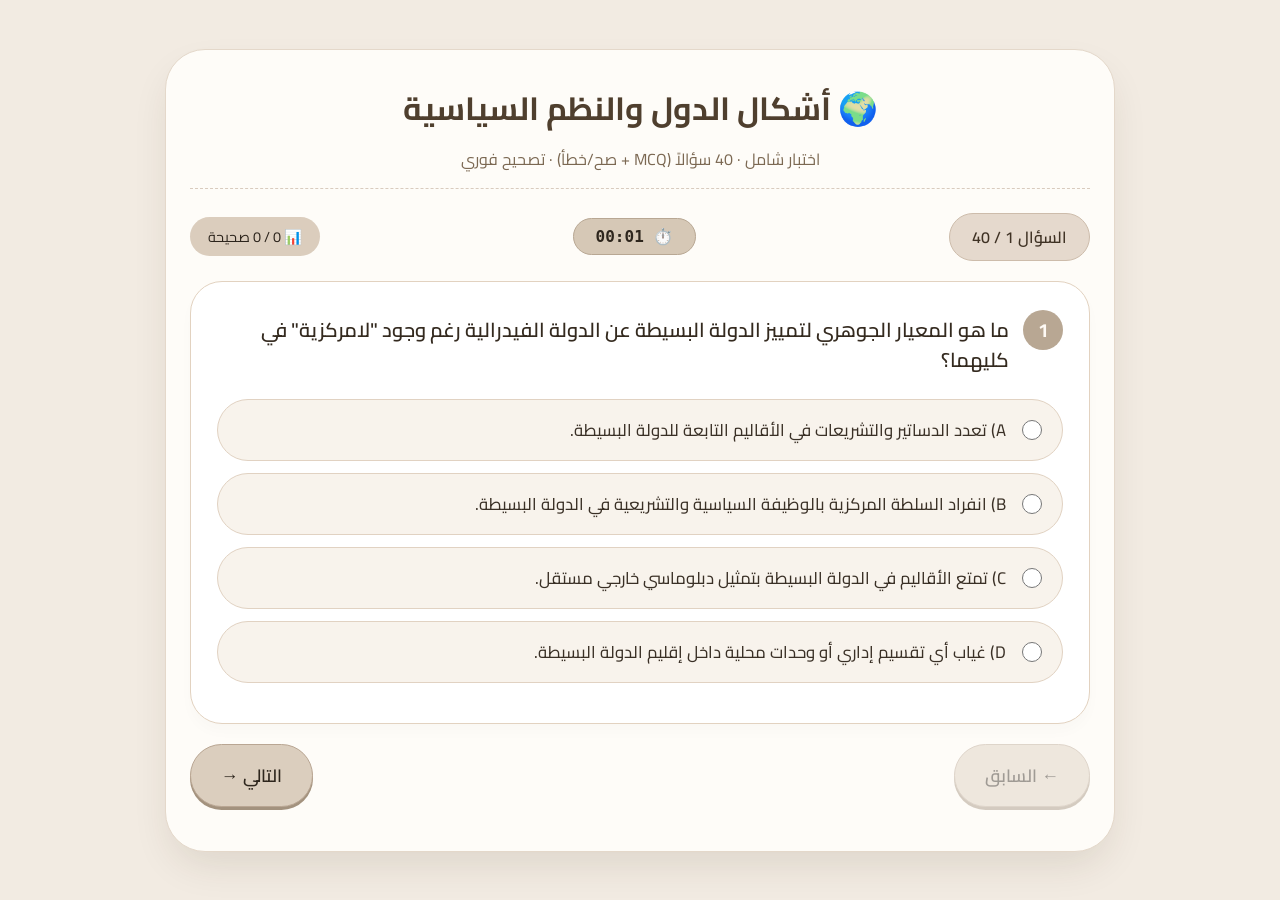
<file: Political systems.html>
<!DOCTYPE html>
<html lang="ar" dir="rtl">
<head>
  <meta charset="UTF-8">
  <meta name="viewport" content="width=device-width, initial-scale=1.0, maximum-scale=1.0, user-scalable=yes">
  <title>اختبار أشكال الدول · 40 سؤالاً</title>
  <style>
    * { margin: 0; padding: 0; box-sizing: border-box; }
    body {
      background: #f2ebe2;
      font-family: 'Cairo', 'Segoe UI', 'Amiri', sans-serif;
      min-height: 100vh;
      display: flex;
      align-items: center;
      justify-content: center;
      padding: 20px;
      direction: rtl;
      color: #2e281f;
    }
    .test-wrapper {
      width: 100%;
      max-width: 950px;
      background: #fefcf8;
      border-radius: 40px;
      box-shadow: 0 18px 40px -8px rgba(60, 40, 20, 0.12);
      border: 1px solid #e4d8ca;
      padding: 28px 24px 32px;
    }
    h1 {
      font-size: 2rem;
      font-weight: 700;
      color: #4f3f2e;
      text-align: center;
      margin-bottom: 6px;
    }
    .subtitle {
      text-align: center;
      color: #7b6852;
      margin-bottom: 24px;
      border-bottom: 1px dashed #d9cbbe;
      padding-bottom: 14px;
      font-size: 1rem;
    }
    .progress-area {
      display: flex;
      align-items: center;
      justify-content: space-between;
      margin-bottom: 20px;
      flex-wrap: wrap;
      gap: 10px;
    }
    .q-counter {
      background: #e5d9cd;
      padding: 8px 22px;
      border-radius: 40px;
      font-weight: 600;
      color: #3f3224;
      border: 1px solid #cdbcab;
      font-size: 1rem;
    }
    .timer-display {
      background: #d6c8b6;
      padding: 8px 22px;
      border-radius: 40px;
      font-weight: 600;
      color: #2e261d;
      border: 1px solid #b8a793;
      font-family: monospace;
      font-size: 1rem;
    }
    .badge-score {
      background: #dbcdbd;
      padding: 6px 18px;
      border-radius: 30px;
      font-size: 0.9rem;
      color: #2c241c;
    }
    .question-card {
      background: #fffffffa;
      border-radius: 32px;
      padding: 28px 26px;
      margin: 12px 0 20px;
      border: 1px solid #e2d2c0;
      box-shadow: 0 8px 14px rgba(0,0,0,0.02);
    }
    .q-header {
      display: flex;
      align-items: baseline;
      gap: 14px;
      margin-bottom: 24px;
    }
    .q-num {
      background: #b8a793;
      color: #fefaf5;
      font-weight: 700;
      width: 40px;
      height: 40px;
      display: flex;
      align-items: center;
      justify-content: center;
      border-radius: 30px;
      font-size: 1.2rem;
      flex-shrink: 0;
    }
    .q-text {
      font-size: 1.25rem;
      font-weight: 600;
      color: #342a1f;
      line-height: 1.5;
    }
    .options-container { margin: 20px 0 6px; }
    .option-row {
      display: flex;
      align-items: center;
      margin-bottom: 12px;
      background: #f8f3ec;
      border: 1.5px solid #e1d2c2;
      border-radius: 60px;
      padding: 14px 20px;
      cursor: pointer;
      transition: background 0.15s, border-color 0.15s;
    }
    .option-row:hover { background: #efe4d8; border-color: #b8a086; }
    .option-row.disabled-opt {
      pointer-events: none;
      opacity: 0.8;
    }
    .option-row.correct-highlight {
      background: #d9ebd3;
      border-color: #5f9e6e;
    }
    .option-row.wrong-highlight {
      background: #ecd9d9;
      border-color: #c38b8b;
    }
    .option-row input[type="radio"] {
      margin-left: 16px;
      accent-color: #7e6953;
      width: 20px;
      height: 20px;
      cursor: pointer;
      flex-shrink: 0;
    }
    .option-row label {
      font-size: 1.05rem;
      width: 100%;
      cursor: pointer;
      color: #3a3026;
      font-weight: 450;
    }
    .feedback-panel {
      margin-top: 22px;
      background: #f3ede5;
      border-radius: 24px;
      padding: 18px 22px;
      border-right: 6px solid #9e8b77;
      font-size: 1rem;
      display: none;
    }
    .feedback-correct { border-right-color: #4f7a5c; background: #ecf3e8; }
    .feedback-wrong { border-right-color: #b57070; background: #f9efed; }
    .explanation-text { margin-top: 8px; color: #3f352b; }
    .nav-buttons {
      display: flex;
      justify-content: space-between;
      margin-top: 18px;
      gap: 15px;
    }
    .nav-btn {
      background: #dbcebe;
      border: none;
      padding: 14px 30px;
      font-size: 1.1rem;
      font-weight: 600;
      border-radius: 60px;
      cursor: pointer;
      color: #2e261d;
      border: 1px solid #b9a693;
      box-shadow: 0 3px 0 #a3927e;
      transition: all 0.1s;
      min-width: 120px;
      font-family: 'Cairo', sans-serif;
    }
    .nav-btn:active { transform: translateY(3px); box-shadow: none; }
    .nav-btn:disabled { opacity: 0.45; cursor: not-allowed; transform: none; box-shadow: 0 3px 0 #a3927e; }
    .finish-btn {
      background: #8f7a64;
      color: #fdf7f0;
      border-color: #6e5c4c;
      box-shadow: 0 3px 0 #5e4e3f;
    }
    .result-screen { text-align: center; padding: 15px 0 10px; }
    .final-score {
      font-size: 2.8rem;
      font-weight: 800;
      background: #efe2d4;
      display: inline-block;
      padding: 18px 48px;
      border-radius: 80px;
      margin: 25px 0;
      color: #3f2f1d;
      border: 2px solid #cab89e;
    }
    .time-final { font-size: 1.4rem; margin-bottom: 20px; color: #5c4f3f; }
    .analysis-box {
      background: #f3ede5;
      border-radius: 24px;
      padding: 18px 22px;
      margin: 20px 0;
      text-align: right;
      border-right: 6px solid #7a6852;
      font-size: 1rem;
    }
    .section-scores {
      display: flex;
      flex-wrap: wrap;
      justify-content: center;
      gap: 16px;
      margin: 20px 0;
    }
    .section-badge {
      background: #e5d9cd;
      padding: 8px 20px;
      border-radius: 40px;
      font-size: 0.95rem;
      border: 1px solid #cdbcab;
    }
    .restart-btn {
      background: #a28d78;
      color: white;
      border: none;
      font-size: 1.2rem;
      padding: 16px 42px;
      border-radius: 50px;
      margin-top: 20px;
      cursor: pointer;
      font-weight: 600;
    }
    .flex-center { display: flex; justify-content: center; }
    @media (max-width: 550px) {
      .test-wrapper { padding: 18px 14px; }
      .q-text { font-size: 1.15rem; }
      .nav-btn { padding: 12px 16px; font-size: 1rem; min-width: 90px; }
    }
  </style>
  <link href="https://fonts.googleapis.com/css2?family=Cairo:wght@400;500;600;700;800&display=swap" rel="stylesheet">
</head>
<body>
<div class="test-wrapper" id="testWrapper">
  <div id="quizSection">
    <h1>🌍 أشكال الدول والنظم السياسية</h1>
    <div class="subtitle">اختبار شامل · 40 سؤالاً (MCQ + صح/خطأ) · تصحيح فوري</div>

    <div class="progress-area">
      <span class="q-counter" id="questionCounter">السؤال 1 / 40</span>
      <span class="timer-display" id="timerDisplay">⏱️ 00:00</span>
      <span class="badge-score" id="miniScore">✨ تقدمك</span>
    </div>

    <div class="question-card">
      <div class="q-header">
        <span class="q-num" id="qNumDisplay">1</span>
        <span class="q-text" id="qTextDisplay">تحميل...</span>
      </div>
      <div id="mcOptions" class="options-container"></div>
      <div id="feedbackArea" class="feedback-panel">
        <div id="feedbackIcon"></div>
        <div id="feedbackMessage"></div>
        <div id="explanationBlock" class="explanation-text"></div>
      </div>
    </div>

    <div class="nav-buttons">
      <button class="nav-btn" id="prevBtn" disabled>← السابق</button>
      <button class="nav-btn" id="nextBtn">التالي →</button>
    </div>
    <div class="flex-center" style="margin-top: 12px;">
      <button class="nav-btn finish-btn" id="finishBtn" style="display: none;">📋 إنهاء وعرض النتيجة</button>
    </div>
  </div>

  <div id="resultSection" style="display: none;">
    <div class="result-screen">
      <h2>📊 نتيجتك النهائية</h2>
      <div class="final-score" id="finalScoreDisplay">0 / 40</div>
      <div id="percentageDisplay" style="font-size: 1.6rem; margin-bottom: 5px;"></div>
      <div class="time-final" id="finalTimeDisplay"></div>
      <div class="section-scores" id="sectionScores"></div>
      <div class="analysis-box" id="analysisBox"></div>
      <button class="restart-btn" id="restartBtn">🔄 إعادة الاختبار</button>
    </div>
  </div>
</div>

<script>
  (function(){
    "use strict";

    // ---------- بنك الأسئلة (40 سؤالاً) مع التصنيف الموضوعي ----------
    const rawQuestions = [
      // MCQ (1-20)
      { type: 'mc', text: 'ما هو المعيار الجوهري لتمييز الدولة البسيطة عن الدولة الفيدرالية رغم وجود "لامركزية" في كليهما؟', options: [
        'تعدد الدساتير والتشريعات في الأقاليم التابعة للدولة البسيطة.',
        'انفراد السلطة المركزية بالوظيفة السياسية والتشريعية في الدولة البسيطة.',
        'تمتع الأقاليم في الدولة البسيطة بتمثيل دبلوماسي خارجي مستقل.',
        'غياب أي تقسيم إداري أو وحدات محلية داخل إقليم الدولة البسيطة.'
      ], correct: 1, explanation: 'في الدولة البسيطة، السلطة المركزية هي الوحيدة التي تملك الوظيفة السياسية والتشريعية.', topic: 'الدولة البسيطة والمركبة' },
      { type: 'mc', text: 'ينشأ "الاتحاد الكونفدرالي" استناداً إلى أداة قانونية محددة هي:', options: [
        'دستور اتحادي يوافق عليه شعب الدول المنضمة للاتحاد.',
        'معاهدة دولية تبرمها دول كاملة السيادة لتحقيق أهداف مشتركة.',
        'قرار سيادي من رئيس الدولة الأكبر في الاتحاد لدمج باقي الدول.',
        'قانون داخلي يصدر من برلمان الدولة الأم لتنظيم الأقاليم التابعة.'
      ], correct: 1, explanation: 'ص 24: الاتحاد الكونفدرالي هو اتحاد دول بموجب معاهدة دولية وليس دستوراً.', topic: 'الاتحاد الكونفدرالي' },
      { type: 'mc', text: 'أي من المبادئ التالية يضمن للولايات في النظام الفيدرالي عدم المساس بدستور الاتحاد دون موافقتها؟', options: [
        'مبدأ الاستقلالية الإدارية والقضائية للولايات داخل إقليمها.',
        'مبدأ الازدواجية في ممارسة الوظيفة التنفيذية والتشريعية.',
        'مبدأ المشاركة في صياغة وإقرار وتعديل الدستور الاتحادي.',
        'مبدأ الانفصال القانوني الذي يتيح لكل ولاية الانسحاب بإرادتها.'
      ], correct: 2, explanation: 'ص 19: مبدأ المشاركة يضمن للولايات المساهمة في تعديل الدستور الاتحادي.', topic: 'الاتحاد الفيدرالي' },
      { type: 'mc', text: 'في "الاتحاد الشخصي"، إذا قامت حرب بين الدولتين العضوتين، تعتبر الحرب:', options: [
        'حرباً أهلية داخلية تلتزم فيها المنظمات الدولية بالحياد التام.',
        'حرباً دولية لأن كل دولة تحتفظ بشخصيتها وسيادتها المستقلة.',
        'حرباً غير قانونية تؤدي فوراً إلى سقوط العرش المشترك والاتحاد.',
        'اضطرابات داخلية تخضع لسيادة وسلطة رئيس الدولة المشترك.'
      ], correct: 1, explanation: 'ص 23: في الاتحاد الشخصي الدول تظل مستقلة، لذا الحرب بينها دولية.', topic: 'الاتحاد الشخصي' },
      { type: 'mc', text: 'تتميز الدولة البسيطة في عنصرها "البشري" بصفة أساسية هي:', options: [
        'التجانس بين أفراد الشعب وغياب الاختلافات العرقية أو الدينية تماماً.',
        'خضوع جميع الأفراد لسلطة سياسية واحدة وقوانين موحدة في الإقليم.',
        'ضرورة انتماء جميع السكان لأصل عرقي واحد لضمان استقرار الدولة.',
        'منع أي شكل من أشكال التعددية الثقافية داخل حدود الدولة الجغرافية.'
      ], correct: 1, explanation: 'ص 16: الوحدة في العنصر البشري تعني خضوعهم لسلطة واحدة وقوانين واحدة.', topic: 'الدولة البسيطة والمركبة' },
      { type: 'mc', text: 'ما هي النتيجة القانونية المترتبة على اكتساب الاتحاد الفيدرالي "شخصية دولية جديدة"؟', options: [
        'بقاء المعاهدات القديمة التي أبرمتها الولايات قبل الاتحاد سارية دولياً.',
        'فقدان الدول المنضمة لسيادتها الخارجية وشخصيتها الدولية المستقلة.',
        'احتفاظ كل ولاية بالحق في الانضمام للمنظمات الدولية بصفة منفردة.',
        'إلزام كافة الولايات باستخدام عملة موحدة وقانون مدني داخلي واحد.'
      ], correct: 1, explanation: 'ص 18: بمجرد قيام الفيدرالية، تفقد الولايات سيادتها الخارجية وتظهر شخصية دولية واحدة.', topic: 'الاتحاد الفيدرالي' },
      { type: 'mc', text: 'تعتمد طريقة توزيع الاختصاصات في الولايات المتحدة الأمريكية وسويسرا على:', options: [
        'تحديد اختصاصات الولايات حصراً وترك ما عدا ذلك للسلطة الاتحادية.',
        'تحديد اختصاصات السلطة الاتحادية حصراً وترك ما عدا ذلك للولايات.',
        'حصر كافة الاختصاصات المشتركة وترك المسائل الهامة للبرلمان.',
        'دمج كافة الاختصاصات في يد السلطة المركزية لتوزيعها لاحقاً بالتعيين.'
      ], correct: 1, explanation: 'ص 20: الطريقة الثانية (تحديد اختصاصات الاتحاد وترك الباقي للولايات) هي المتبعة هناك.', topic: 'الاتحاد الفيدرالي' },
      { type: 'mc', text: 'مصطلح "السيادة الرقمية" الذي ظهر في القوانين الأمريكية الحديثة (2018) يهدف إلى:', options: [
        'السيطرة على وسائل التواصل الاجتماعي في الدول الحليفة والتابعة.',
        'حماية البيانات المخزنة إلكترونياً لضمان سيادة الدولة على مواطنيها.',
        'منع الولايات الداخلية من إصدار قوانين خاصة بتجارة البرمجيات.',
        'توحيد الأنظمة التقنية بين دول الاتحاد الكونفدرالي لزيادة التنسيق.'
      ], correct: 1, explanation: 'ص 15: السيادة الرقمية تعني البحث عن طرق بديلة وآمنة لتخزين بيانات المواطنين.', topic: 'السيادة' },
      { type: 'mc', text: 'في الاتحاد الفيدرالي، يعتبر النزاع المسلح بين ولايتين داخلتين في الاتحاد:', options: [
        'حرباً دولية تخضع لقواعد القانون الدولي العام والتمثيل الدبلوماسي.',
        'حرباً أهلية تقع مسؤولية فضها على عاتق الحكومة المركزية الاتحادية.',
        'نزاعاً قانونياً يتم حله عبر وساطة من دول الجوار غير المنضمة.',
        'عملاً سيادياً يمنع الحكومة المركزية من التدخل فيه احتراماً للاستقلال.'
      ], correct: 1, explanation: 'ص 18: أي نزاع بين الولايات في الفيدرالية يُعد حرباً أهلية تقع على عاتق الحكومة المركزية.', topic: 'الاتحاد الفيدرالي' },
      { type: 'mc', text: '"الدول المحمية" هي مثال للدول التي توصف بأنها:', options: [
        'دول كاملة السيادة لكنها تخضع لاتفاقيات دفاعية مشتركة اختيارية.',
        'دول ناقصة السيادة تتولى دولة أخرى مباشرة شؤونها الخارجية والدفاع.',
        'دول بسيطة تتبع نظام اللامركزية الإدارية الواسع في كافة أقاليمها.',
        'دول فيدرالية فقدت استقلالها الداخلي نتيجة ديون مالية خارجية.'
      ], correct: 1, explanation: 'ص 15: الدول المحمية هي صورة من صور الدول ناقصة السيادة.', topic: 'الدول ناقصة السيادة' },
      { type: 'mc', text: 'حلل الفرق بين "اللامركزية الإدارية" في الدولة البسيطة و"اللامركزية السياسية" في الدولة الفيدرالية:', options: [
        'الأولى توزيع للوظيفة الإدارية، بينما الثانية توزيع للسلطات التشريعية والقضائية والتنفيذية.',
        'الأولى تمنح الأقاليم استقلالاً دستورياً، بينما الثانية تمنحهم استقلالاً في الميزانية فقط.',
        'الأولى تؤدي إلى نشوء شخصيات دولية جديدة، بينما الثانية تحافظ على وحدة الشخصية الدولية.',
        'الأولى تطبق في الدول ذات المساحات الكبيرة، بينما الثانية تقتصر على الدول الصغيرة المساحة.'
      ], correct: 0, explanation: 'ص 22: اللامركزية الإدارية فنية/مهنية، أما السياسية فتوزع السلطات الثلاث.', topic: 'الدولة البسيطة والمركبة' },
      { type: 'mc', text: 'ما هو التفسير القانوني لعدم اعتبار "الاتحاد الكونفدرالي" دولة بالمعنى الفني والقانوني؟', options: [
        'لأنه يفتقر إلى وجود رئيس واحد يمثل كافة الدول الأعضاء في المحافل الدولية.',
        'لأن العلاقة بين أعضائه دولية تحكمها معاهدة، ولا تنشئ كيانًا يعلو فوق سيادة أعضائه.',
        'بسبب عدم وجود إقليم جغرافي متصل يجمع الدول المنضمة لهذا النوع من الاتحادات.',
        'لعدم اشتراط توحيد العملة أو الجنسية بين مواطني الدول الأعضاء في ذلك الاتحاد.'
      ], correct: 1, explanation: 'ص 17 و24: هو مجرد رابطة تعاقدية دولية لا ينبثق عنها شخص قانوني جديد.', topic: 'الاتحاد الكونفدرالي' },
      { type: 'mc', text: 'بناءً على "مبدأ الازدواجية" في النظام الفيدرالي، كيف تُمارس الوظيفة القضائية؟', options: [
        'بوجود قضاء محلي داخل كل ولاية يفصل في كافة المنازعات دون استثناء أو رقابة.',
        'بوجود قضاء محلي للولاية وقضاء اتحادي (محكمة عليا) يفصل في النزاعات الدستورية.',
        'بإلزام المحاكم المحلية بتطبيق قوانين العاصمة فقط في القضايا ذات البعد الجنائي.',
        'بجعل القضاء الاتحادي هو الدرجة الأولى والقضاء المحلي هو الدرجة الاستئنافية للخصوم.'
      ], correct: 1, explanation: 'ص 19: يوجد قضاء محلي للولاية وقضاء اتحادي (المحكمة العليا) للفصل في تنازع السلطات.', topic: 'الاتحاد الفيدرالي' },
      { type: 'mc', text: 'ناقش ظاهرة "انفصال الدولة البسيطة إلى ولايات" لتكوين اتحاد فيدرالي (مثل البرازيل والمكسيك):', options: [
        'هي الطريقة الأكثر نجاحاً لأنها تضمن بقاء السلطة في يد الحاكم المركزي القديم.',
        'تأتي استجابة لعوامل تباين في الأقاليم، حيث تُمنح قدراً من الاستقلال الذاتي لتجنب الانفصال.',
        'تعتبر إجراءً شكلياً لا يغير من طبيعة الدولة البسيطة أو توزيع السلطات التشريعية فيها.',
        'تؤدي دائماً إلى ضعف الدولة دولياً وتحولها إلى اتحاد كونفدرالي هش ينتهي بالتفكك.'
      ], correct: 1, explanation: 'ص 21: تنشأ الفيدرالية بالانفصال لتلبية مطالب الأقاليم المتباينة وتجنب تفكك الدولة.', topic: 'الاتحاد الفيدرالي' },
      { type: 'mc', text: 'لماذا يُعتبر "حق الانفصال" في الاتحاد الكونفدرالي حقاً مكفولاً، بينما يُعد جريمة في الفيدرالي؟', options: [
        'لأن الاتحاد الكونفدرالي يقوم على اتفاق إرادات دول مستقلة تحتفظ بسيادتها الكاملة.',
        'لأن الدستور الفيدرالي يمنح الولايات حق التصويت على الانفصال كل عشر سنوات فقط.',
        'بسبب قوة الجيش في النظام الفيدرالي وقدرته على قمع أي محاولة للانفراد بالسلطة.',
        'لعدم وجود برلمان مشترك في الاتحاد الكونفدرالي يمثل شعوب الدول المنضمة للاتحاد.'
      ], correct: 0, explanation: 'ص 24: الكونفدرالي يحفظ حق الانفصال، أما الفيدرالي فيعتبره خروجاً على الدستور.', topic: 'الاتحاد الكونفدرالي' },
      { type: 'mc', text: 'عند تطبيق "مبدأ المشاركة" في البرلمان الاتحادي، لماذا يتم الاعتماد غالباً على نظام "المجلسين"؟', options: [
        'ليكون أحدهما مخصصاً للأثرياء والآخر للفقراء لضمان العدالة الاجتماعية في الاتحاد.',
        'ليمثل أحدهما "شعب الاتحاد" ككل، والآخر يمثل "الولايات" بتمثيل متساوٍ يضمن مصالحها.',
        'لتسهيل عملية إصدار القوانين حيث يختص كل مجلس بنوع محدد من التشريعات المحلية.',
        'لضمان وجود مجلس تشريعي في العاصمة ومجلس آخر متنقل بين عواصم الولايات المختلفة.'
      ], correct: 1, explanation: 'ص 19: مجلس النواب يمثل الشعب، ومجلس الشيوخ يمثل الولايات بانتظام.', topic: 'الاتحاد الفيدرالي' },
      { type: 'mc', text: 'كيف عالجت بعض الدول البسيطة (مثل السودان قديماً) وجود قوانين خاصة ببعض أقاليمها؟', options: [
        'عن طريق تحويل الدولة من بسيطة إلى فيدرالية بشكل مفاجئ لامتصاص الغضب الشعبي.',
        'بوضع تنظيمات وقوانين خاصة مؤقتة لبعض المناطق مع بقاء الدولة "بسيطة" في جوهرها.',
        'بإلغاء كافة القوانين المحلية وفرض القانون الموحد بالقوة العسكرية لضمان وحدة الإقليم.',
        'بمنح تلك الأقاليم حق التمثيل الدبلوماسي المستقل مع البقاء تحت لواء الدستور الواحد.'
      ], correct: 1, explanation: 'ص 17: قد تخرج الدولة البسيطة عن قاعدة القانون الواحد لظروف جغرافية أو تاريخية مؤقتة.', topic: 'الدولة البسيطة والمركبة' },
      { type: 'mc', text: 'ما هو وضع "الجنسية" في الاتحاد الكونفدرالي مقارنة بالفيدرالي؟', options: [
        'في الكونفدرالي توجد جنسية واحدة للاتحاد، وفي الفيدرالي تتعدد الجنسيات بتعدد الولايات.',
        'في الكونفدرالي تتعدد الجنسيات بتعدد الدول، وفي الفيدرالي توجد جنسية واحدة للاتحاد.',
        'الجنسية في كليهما اختيارية ويمكن للمواطن الجمع بين أكثر من ثلاث جنسيات اتحادية.',
        'لا توجد جنسية في الاتحاد الكونفدرالي، بينما في الفيدرالي تظل جنسية الولايات هي الأساس.'
      ], correct: 1, explanation: 'ص 25 (الجدول): الكونفدرالي (تعدد جنسيات)، الفيدرالي (جنسية واحدة للاتحاد).', topic: 'الاتحاد الكونفدرالي' },
      { type: 'mc', text: 'استخلص العيب الرئيسي لنظام "حصر اختصاصات الاتحاد والولايات معاً" في الدستور الفيدرالي:', options: [
        'يؤدي إلى جمود الحياة السياسية ومنع تطور القوانين لمواكبة التغيرات الاجتماعية السريعة.',
        'قد يؤدي إلى ظهور مسائل مستجدة (فراغ تشريعي) لا تقع ضمن اختصاص أي من الطرفين.',
        'يمنح الحكومة المركزية سلطة مطلقة في تفسير الدستور لصالحها عند حدوث أي نزاع.',
        'يزيد من التكاليف المالية للانتخابات بسبب كثرة المجالس التشريعية والقضائية المحلية.'
      ], correct: 1, explanation: 'ص 20: الحصر المتبادل يعيب بوجود مسائل مستجدة قد تضيع بين السلطتين.', topic: 'الاتحاد الفيدرالي' },
      { type: 'mc', text: 'ما الذي يميز "اتحاد هانوفر مع إنجلترا" (1714) كنموذج للاتحاد الشخصي؟', options: [
        'أنه انتهى بمجرد اعتلاء ملكة للعرش، لأن قانون إحدى الدولتين كان يمنع تولي النساء.',
        'أنه تحول بمرور الوقت إلى اتحاد فيدرالي قوي يسيطر على التجارة العالمية والبحار.',
        'أنه أدى إلى ذوبان شخصية هانوفر الدولية تماماً داخل المملكة المتحدة البريطانية.',
        'أنه قام على أساس دستور مكتوب يحدد صلاحيات الملك في كلتا الدولتين بشكل دقيق.'
      ], correct: 0, explanation: 'ص 24: انتهى الاتحاد بسبب اختلاف قوانين الوراثة في العرش بين إنجلترا وهانوفر.', topic: 'الاتحاد الشخصي' },

      // صح وخطأ (21-40)
      { type: 'tf', text: 'اتخذت الجمعية العامة للأمم المتحدة قراراً بالإجماع في سبتمبر 1995 باعتبار دولة "تركمانستان" دولة ذات حياد دائم.', correct: true, explanation: 'ذكرت ص 15 أن تركمانستان أعلنت حيادها واعتمدته الجمعية العامة بالإجماع في 12 سبتمبر 1995.', topic: 'الدول ناقصة السيادة' },
      { type: 'tf', text: 'يهدف قانون "CLOUD" الأمريكي لعام 2018 إلى منع السلطات الأمريكية من الوصول للبيانات المخزنة إلكترونياً خارج حدودها الجغرافية.', correct: false, explanation: 'ص 15: القانون يسمح للسلطات الأمريكية بالوصول للبيانات المخزنة إلكترونياً من قبل الشركات الأمريكية خارج القطر الأمريكي.', topic: 'السيادة' },
      { type: 'tf', text: 'نظام "الانتتداب" هو النظام الذي استُحدث في ظل هيئة الأمم المتحدة ليحل محل "نظام الوصاية" الذي كان معمولاً به في عصبة الأمم.', correct: false, explanation: 'ص 16: العكس هو الصحيح؛ نظام الوصاية هو الذي حل محل نظام الانتداب (الذي كان في ظل عصبة الأمم).', topic: 'الوصاية والانتداب' },
      { type: 'tf', text: 'أُغلق ملف مجلس الوصاية التابع للأمم المتحدة تماماً في نوفمبر 1994 بعد استقلال دولة "بالاو" التي كانت تحت وصاية الولايات المتحدة.', correct: true, explanation: 'ص 16: تم تعليق أعمال المجلس في 1 نوفمبر 1994 بعد استقلال "بالاو"، وهي آخر إقليم مشمول بالوصاية.', topic: 'الوصاية والانتداب' },
      { type: 'tf', text: 'لا يؤثر اتساع رقعة الدولة أو كونها مكونة من عدة أقاليم أو جزر لا يوجد بينها اتصال أرضي على وصفها كـ "دولة بسيطة".', correct: true, explanation: 'ص 17: اتساع الرقعة أو تعدد الأقاليم أو الجزر (مثل الدول الجزرية) لا يغير من وصفها كدولة بسيطة.', topic: 'الدولة البسيطة والمركبة' },
      { type: 'tf', text: 'يُعد نظام "اللامركزية الإدارية" في الدولة الموحدة أسلوباً لتوزيع الوظيفة الإدارية، ولا يمس وحدة السلطة التشريعية أو القضائية.', correct: true, explanation: 'ص 22: اللامركزية الإدارية هي أسلوب توزيع الوظيفة التنفيذية فقط بين المركز والأقاليم في الدولة البسيطة.', topic: 'الدولة البسيطة والمركبة' },
      { type: 'tf', text: 'في الاتحاد الفيدرالي، يتمتع رعايا الدولة الاتحادية بجنسيات متعددة تختلف باختلاف الولايات التي ينتمون إليها داخل الاتحاد.', correct: false, explanation: 'ص 18 وص 25: في الاتحاد الفيدرالي يتمتع الرعايا بجنسية واحدة (جنسية دولة الاتحاد).', topic: 'الاتحاد الفيدرالي' },
      { type: 'tf', text: 'يُشترط في "الاتحاد الشخصي" أن تخضع الدولتان العضوتان لنظام حكم ملكي فقط، ولا يمكن أن ينشأ الاتحاد إذا كان رئيس إحدى الدولتين رئيساً لجمهورية.', correct: false, explanation: 'ص 23: العلامة الوحيدة هي وجود شخص واحد يتربع على القمة، سواء كان ملكاً أو رئيساً لجمهورية.', topic: 'الاتحاد الشخصي' },
      { type: 'tf', text: 'نص الدستور المصري لعام 1923 في المادة (47) على جواز تولي ملك مصر أمور دولة أخرى بشرط الحصول على موافقة البرلمان.', correct: true, explanation: 'ص 24: نصت المادة 47 على عدم جواز تولي الملك دولة أخرى إلا برضاء البرلمان.', topic: 'الاتحاد الشخصي' },
      { type: 'tf', text: 'تُعتبر منظمة "الكومنولث" في الوقت الحاضر نموذجاً حياً ووحيداً لما يُعرف بـ "الاتحاد الشخصي" بين بريطانيا وكندا وأستراليا.', correct: false, explanation: 'ص 24: الكومنولث يُوصف بأنه "تقريباً" يشبه الاتحاد الشخصي، لكن الأوراق تذكر أن الاتحاد الشخصي "لا وجود له في الوقت الحاضر".', topic: 'الاتحاد الشخصي' },
      { type: 'tf', text: 'تُعد الطريقة التي اتبعتها كندا والهند في توزيع الاختصاصات هي "حصر اختصاصات الولايات" وترك ما عدا ذلك (الاختصاص العام) للسلطة الاتحادية.', correct: true, explanation: 'ص 20: الطريقة الثالثة (حصر اختصاصات الولايات) متبعة في كندا والهند، والاختصاص العام يكون للسلطة الاتحادية.', topic: 'الاتحاد الفيدرالي' },
      { type: 'tf', text: 'تنشأ الدولة الاتحادية بطريقة "الانضمام" عندما تتفكك دولة بسيطة سابقة إلى عدة دويلات ترغب في الاستقلال الذاتي مع البقاء في كيان واحد.', correct: false, explanation: 'ص 20: تفكك دولة بسيطة إلى ولايات يسمى "طريقة الانفصال"، أما "الانضمام" فهو تجمع دول مستقلة في اتحاد.', topic: 'الاتحاد الفيدرالي' },
      { type: 'tf', text: 'من مزايا النظام الفيدرالي أنه يمثل "حقلاً للتجارب"، حيث يمكن تطبيق نظام قانوني ناجح في إحدى الولايات وتعميمه لاحقاً على باقي الاتحاد.', correct: true, explanation: 'ص 22: من مزايا النظام الفيدرالي اعتباره حقلاً واسعاً للتجارب السياسية والإدارية المختلفة.', topic: 'الاتحاد الفيدرالي' },
      { type: 'tf', text: 'في "الاتحاد الكونفدرالي"، تصدر القرارات بالإجماع كقاعدة عامة، وتعتبر هذه القرارات ملزمة للدول الأعضاء بمجرد صدورها دون الحاجة لإقرارها داخلياً.', correct: false, explanation: 'ص 24: في الاتحاد الكونفدرالي، القرارات لا تنطبق مباشرة على مواطني الدول بل تحتاج لإقرارها من السلطات المحلية لكل دولة.', topic: 'الاتحاد الكونفدرالي' },
      { type: 'tf', text: 'تميز الاتحاد الشخصي بين السويد والنرويج (1815-1905) بأنه النوع الوحيد الذي لم يعد له وجود فعلي في عالمنا المعاصر.', correct: true, explanation: 'ص 23: ذُكر أن هذا النوع (الاتحاد الشخصي) لم يعد له وجود في الوقت الحاضر.', topic: 'الاتحاد الشخصي' },
      { type: 'tf', text: 'يؤدي تعدد السلطات العامة وازدواجها في النظام الفيدرالي إلى زيادة النفقات المالية التي يتحملها المواطنون في شكل ضرائب ورسوم.', correct: true, explanation: 'ص 22: من عيوب النظام الفيدرالي أن ازدواج السلطات يؤدي لنفقات مالية كبيرة.', topic: 'الاتحاد الفيدرالي' },
      { type: 'tf', text: 'يتكون إقليم الدولة في "الاتحاد الكونفدرالي" من أقاليم الدول الأعضاء المتباعدة، بينما يشكل إقليم الدولة الفيدرالية وحدة جغرافية واحدة.', correct: true, explanation: 'ص 25: في الجدول المقارن؛ إقليم الكونفدرالي مختلف باختلاف الأعضاء، والفيدرالي إقليم واحد للدولة الاتحادية.', topic: 'الاتحاد الكونفدرالي' },
      { type: 'tf', text: 'يُعد "الاتحاد الشخصي" أضعف أنواع الاتحادات على الإطلاق، لأن الرابطة الوحيدة فيه هي وحدة شخص رئيس الدولة، وتزول بمجرد اختلاف قوانين الوراثة.', correct: true, explanation: 'ص 23: يُعد الأضعف لغياب أي روابط قانونية أو دستورية بخلاف وحدة شخص الرئيس.', topic: 'الاتحاد الشخصي' },
      { type: 'tf', text: 'استمر "اتحاد الجمهوريات العربية" الذي ضم مصر وسوريا واليمن كنموذج للاتحاد الفيدرالي الناجح لمدة تزيد عن عشر سنوات قبل انفصاله.', correct: false, explanation: 'ص 21 وص 25: اتحاد مصر وسوريا واليمن لم يستمر سوى ثلاث سنوات (1958-1961).', topic: 'الاتحاد الفيدرالي' },
      { type: 'tf', text: 'في ظل "نظام الوصاية"، يتألف مجلس الوصاية من الدول الخمس دائمة العضوية في مجلس الأمن فقط، دون تمثيل للدول الأخرى.', correct: true, explanation: 'ص 16: يتألف مجلس الوصاية من أعضاء مجلس الأمن الدائمين الخمسة (روسيا، الصين، فرنسا، إنجلترا، أمريكا).', topic: 'الوصاية والانتداب' }
    ];

    let questions = [...rawQuestions];
    const TOTAL = questions.length;
    let currentIndex = 0;
    let userAnswers = new Array(TOTAL).fill(null);
    let timerSeconds = 0;
    let timerInterval = null;
    let quizFinished = false;

    const quizSection = document.getElementById('quizSection');
    const resultSection = document.getElementById('resultSection');
    const qCounter = document.getElementById('questionCounter');
    const timerDisplay = document.getElementById('timerDisplay');
    const qNumDisplay = document.getElementById('qNumDisplay');
    const qTextDisplay = document.getElementById('qTextDisplay');
    const mcOptionsDiv = document.getElementById('mcOptions');
    const feedbackArea = document.getElementById('feedbackArea');
    const feedbackIcon = document.getElementById('feedbackIcon');
    const feedbackMessage = document.getElementById('feedbackMessage');
    const explanationBlock = document.getElementById('explanationBlock');
    const prevBtn = document.getElementById('prevBtn');
    const nextBtn = document.getElementById('nextBtn');
    const finishBtn = document.getElementById('finishBtn');
    const miniScore = document.getElementById('miniScore');

    const STORAGE_KEY = 'state_forms_40_quiz';

    function saveState() {
      localStorage.setItem(STORAGE_KEY, JSON.stringify({ currentIndex, userAnswers, timerSeconds }));
    }

    function loadState() {
      const saved = localStorage.getItem(STORAGE_KEY);
      if (saved) {
        try {
          const s = JSON.parse(saved);
          currentIndex = s.currentIndex;
          userAnswers = s.userAnswers;
          timerSeconds = s.timerSeconds;
          return true;
        } catch(e) { return false; }
      }
      return false;
    }

    function formatTime(secs) {
      const m = Math.floor(secs / 60).toString().padStart(2, '0');
      const s = (secs % 60).toString().padStart(2, '0');
      return `${m}:${s}`;
    }

    function startTimer() {
      if (timerInterval) clearInterval(timerInterval);
      timerInterval = setInterval(() => {
        if (!quizFinished) {
          timerSeconds++;
          timerDisplay.textContent = `⏱️ ${formatTime(timerSeconds)}`;
          saveState();
        }
      }, 1000);
    }

    function stopTimer() { quizFinished = true; if (timerInterval) clearInterval(timerInterval); }

    function applyVisualFeedback(index) {
      const q = questions[index];
      const userAns = userAnswers[index];
      if (userAns === null) return;
      const rows = document.querySelectorAll('.option-row');
      rows.forEach((row, optIdx) => {
        row.classList.remove('correct-highlight', 'wrong-highlight', 'disabled-opt');
        if (q.type === 'mc') {
          if (optIdx === q.correct) row.classList.add('correct-highlight');
          else if (optIdx === userAns) row.classList.add('wrong-highlight');
        } else {
          // صح وخطأ: خياران فقط (0: صح, 1: خطأ) ولكن نعرضها كـ option-row عادية
          if ((optIdx === 0 && q.correct === true) || (optIdx === 1 && q.correct === false)) row.classList.add('correct-highlight');
          else if (optIdx === userAns) row.classList.add('wrong-highlight');
        }
        row.classList.add('disabled-opt');
      });
      document.querySelectorAll(`input[name="q${index}"]`).forEach(r => r.disabled = true);
      const isCorrect = (q.type === 'mc') ? (userAns === q.correct) : (userAns === 0 && q.correct === true) || (userAns === 1 && q.correct === false);
      feedbackArea.style.display = 'block';
      feedbackArea.className = `feedback-panel ${isCorrect ? 'feedback-correct' : 'feedback-wrong'}`;
      feedbackIcon.innerHTML = isCorrect ? '✅ إجابة صحيحة' : '❌ إجابة خاطئة';
      let correctAnswerStr = '';
      if (q.type === 'mc') correctAnswerStr = `${String.fromCharCode(65 + q.correct)}) ${q.options[q.correct]}`;
      else correctAnswerStr = q.correct ? 'صح' : 'خطأ';
      feedbackMessage.innerHTML = isCorrect ? 'أحسنت!' : `الإجابة الصحيحة هي: ${correctAnswerStr}`;
      explanationBlock.textContent = q.explanation;
    }

    function renderQuestion(index) {
      const q = questions[index];
      qNumDisplay.textContent = index + 1;
      qTextDisplay.textContent = q.text;
      qCounter.textContent = `السؤال ${index+1} / ${TOTAL}`;
      
      let html = '';
      if (q.type === 'mc') {
        q.options.forEach((opt, optIdx) => {
          const letter = String.fromCharCode(65 + optIdx);
          const checked = (userAnswers[index] === optIdx) ? 'checked' : '';
          const disabled = (userAnswers[index] !== null) ? 'disabled' : '';
          html += `<div class="option-row" onclick="${userAnswers[index] === null ? `selectRadio(${index}, ${optIdx})` : ''}">
            <input type="radio" name="q${index}" value="${optIdx}" ${checked} ${disabled}>
            <label>${letter}) ${opt}</label>
          </div>`;
        });
      } else {
        const opts = ['صح', 'خطأ'];
        opts.forEach((opt, optIdx) => {
          const checked = (userAnswers[index] === optIdx) ? 'checked' : '';
          const disabled = (userAnswers[index] !== null) ? 'disabled' : '';
          html += `<div class="option-row" onclick="${userAnswers[index] === null ? `selectRadio(${index}, ${optIdx})` : ''}">
            <input type="radio" name="q${index}" value="${optIdx}" ${checked} ${disabled}>
            <label>${optIdx === 0 ? '✔️' : '❌'} ${opt}</label>
          </div>`;
        });
      }
      mcOptionsDiv.innerHTML = html;

      if (userAnswers[index] !== null) {
        applyVisualFeedback(index);
      } else {
        feedbackArea.style.display = 'none';
      }

      updateNavButtons();
      updateMiniScore();
    }

    window.selectRadio = function(qIdx, optIdx) {
      if (userAnswers[qIdx] !== null) return;
      userAnswers[qIdx] = optIdx;
      renderQuestion(qIdx);
      saveState();
    };

    function updateNavButtons() {
      prevBtn.disabled = (currentIndex === 0);
      const isLast = (currentIndex === TOTAL - 1);
      nextBtn.style.display = isLast ? 'none' : 'inline-block';
      finishBtn.style.display = isLast ? 'inline-block' : 'none';
    }

    function updateMiniScore() {
      const answered = userAnswers.filter(a => a !== null).length;
      const correct = userAnswers.reduce((acc, ans, i) => {
        if (ans === null) return acc;
        const q = questions[i];
        return acc + ((q.type === 'mc') ? (ans === q.correct) : ((ans === 0 && q.correct === true) || (ans === 1 && q.correct === false)) ? 1 : 0);
      }, 0);
      miniScore.textContent = `📊 ${correct} / ${answered} صحيحة`;
    }

    function goPrev() { if (currentIndex > 0) { currentIndex--; renderQuestion(currentIndex); saveState(); } }
    function goNext() { if (currentIndex < TOTAL - 1) { currentIndex++; renderQuestion(currentIndex); saveState(); } }

    function finishQuiz() {
      stopTimer();
      const correctCount = userAnswers.reduce((acc, ans, i) => {
        if (ans === null) return acc;
        const q = questions[i];
        return acc + ((q.type === 'mc') ? (ans === q.correct) : ((ans === 0 && q.correct === true) || (ans === 1 && q.correct === false)) ? 1 : 0);
      }, 0);
      const percent = Math.round((correctCount / TOTAL) * 100);
      
      quizSection.style.display = 'none';
      resultSection.style.display = 'block';
      
      document.getElementById('finalScoreDisplay').textContent = `${correctCount} / ${TOTAL}`;
      document.getElementById('percentageDisplay').textContent = `${percent}%`;
      document.getElementById('finalTimeDisplay').textContent = `⏱️ الوقت المستغرق: ${formatTime(timerSeconds)}`;
      
      const topicStats = {};
      questions.forEach(q => { if (!topicStats[q.topic]) topicStats[q.topic] = { correct: 0, total: 0 }; topicStats[q.topic].total++; });
      questions.forEach((q, i) => {
        if (userAnswers[i] !== null) {
          const isCorrect = (q.type === 'mc') ? (userAnswers[i] === q.correct) : ((userAnswers[i] === 0 && q.correct === true) || (userAnswers[i] === 1 && q.correct === false));
          if (isCorrect) topicStats[q.topic].correct++;
        }
      });
      
      let sectionHtml = '';
      for (let t in topicStats) sectionHtml += `<div class="section-badge">${t}: ${topicStats[t].correct}/${topicStats[t].total}</div>`;
      document.getElementById('sectionScores').innerHTML = sectionHtml;
      
      let analysis = '<strong>📌 تحليل الأداء حسب الموضوعات:</strong><br>';
      for (let t in topicStats) {
        const p = Math.round((topicStats[t].correct / topicStats[t].total) * 100);
        analysis += `• ${t}: ${p}% `;
        analysis += p >= 70 ? '(متمكن)' : (p >= 50 ? '(متوسط)' : '(يحتاج مراجعة)');
        analysis += '<br>';
      }
      analysis += '<br><strong>💡 نصائح عامة:</strong><br>';
      if (percent >= 80) analysis += 'أداء ممتاز. أنت ملم بأشكال الدول والنظم السياسية.';
      else if (percent >= 60) analysis += 'أداء جيد. راجع الفروق بين الكونفدرالي والفيدرالي والاتحاد الشخصي.';
      else analysis += 'يُنصح بمراجعة شاملة للمادة، خاصة طرق نشأة الفيدراليات والوصاية.';
      document.getElementById('analysisBox').innerHTML = analysis;
      localStorage.removeItem(STORAGE_KEY);
    }

    function restartQuiz() {
      stopTimer();
      localStorage.removeItem(STORAGE_KEY);
      location.reload();
    }

    function init() {
      const hasState = loadState();
      if (!hasState) {
        currentIndex = 0;
        userAnswers = new Array(TOTAL).fill(null);
        timerSeconds = 0;
      }
      timerDisplay.textContent = `⏱️ ${formatTime(timerSeconds)}`;
      renderQuestion(currentIndex);
      startTimer();
      prevBtn.addEventListener('click', goPrev);
      nextBtn.addEventListener('click', goNext);
      finishBtn.addEventListener('click', finishQuiz);
      document.getElementById('restartBtn').addEventListener('click', restartQuiz);
    }

    init();
  })();
</script>
</body>
</html>
</file>
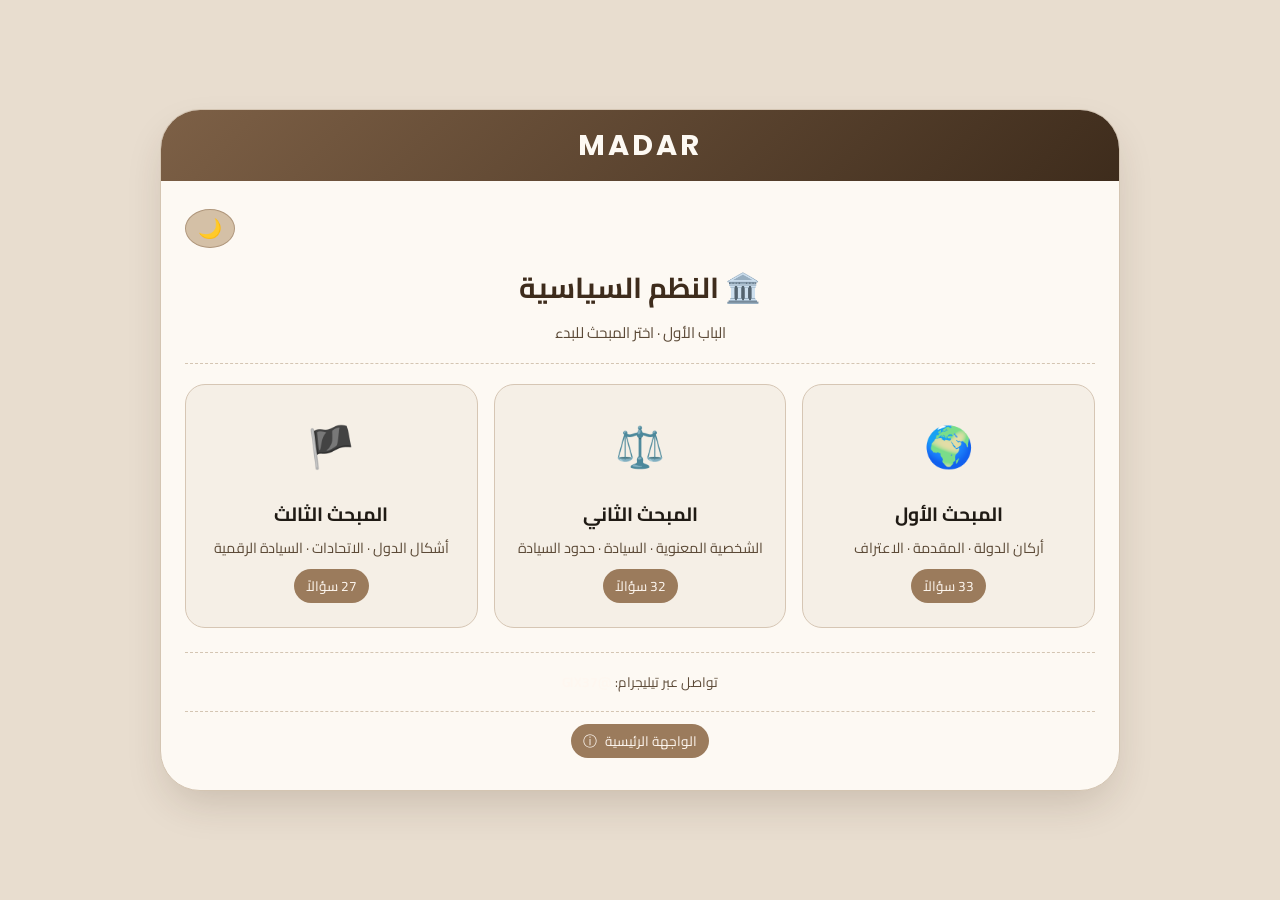
<file: tbbbbext.html>
<!DOCTYPE html>
<html lang="ar" dir="rtl">
<head>
  <meta charset="UTF-8">
  <meta name="viewport" content="width=device-width, initial-scale=1.0, maximum-scale=1.0, user-scalable=yes">
  <title>النظم السياسية | منصة اختبارات</title>
  
  <!-- Google tag (gtag.js) - NEW ID -->
  <script async src="https://www.googletagmanager.com/gtag/js?id=G-Z3GQ6QRPXM"></script>
  <script>
    window.dataLayer = window.dataLayer || [];
    function gtag(){dataLayer.push(arguments);}
    gtag('js', new Date());
    gtag('config', 'G-Z3GQ6QRPXM');
  </script>

  <style>
    /* نفس التصميم السابق - لم يتم تعديل أي شيء */
    :root {
      --bg: #e8ddcf;
      --container-bg: #fdf9f3;
      --text: #1f1a14;
      --text-secondary: #5c4a37;
      --border: #d4c5b2;
      --card-bg: #ffffff;
      --card-border: #ccbbaa;
      --option-bg: #f5efe6;
      --option-border: #d6c6b4;
      --option-hover-bg: #e9d9c8;
      --option-hover-border: #a89070;
      --correct-bg: #c8e6c9;
      --correct-border: #388e3c;
      --wrong-bg: #f1cfcf;
      --wrong-border: #c62828;
      --badge-bg: #9b7b5c;
      --badge-text: #fef7f0;
      --btn-bg: #d6c4ae;
      --btn-text: #2b2016;
      --btn-border: #b0977c;
      --btn-shadow: #8b6f55;
      --finish-btn-bg: #7d6046;
      --finish-btn-text: #fef7f0;
      --counter-bg: #e2d2be;
      --timer-bg: #cfbb9f;
      --score-badge-bg: #d4c0a6;
      --qnum-bg: #a3886d;
      --qnum-text: #fef7f0;
      --header-color: #3e2c1c;
      --toggle-bg: #d4c0a6;
      --toggle-text: #3e2c1c;
      --result-bg: #e7d7c0;
      --result-text: #3e2c1c;
      --result-border: #b3946e;
      --restart-bg: #9b7b5c;
      --footer-color: #5c4a37;
      --brand-gradient: linear-gradient(135deg, #7d6046, #3e2c1c);
      --brand-text: #fdf9f3;
      --section-card-bg: #f5efe6;
      --section-card-border: #d6c6b4;
      --section-card-hover: #e9d9c8;
      --feedback-correct-bg: #ecf3e8;
      --feedback-correct-border: #4f7a5c;
      --feedback-wrong-bg: #f9efed;
      --feedback-wrong-border: #b57070;
      --analysis-bg: #f3ede5;
      --analysis-border: #7a6852;
    }
    body.dark {
      --bg: #12161f;
      --container-bg: #1b1f2a;
      --text: #d4d8e0;
      --text-secondary: #9aa0b0;
      --border: #2d3340;
      --card-bg: #212531;
      --card-border: #333b4a;
      --option-bg: #1a1f2b;
      --option-border: #3a4252;
      --option-hover-bg: #262d3a;
      --option-hover-border: #d4a94e;
      --correct-bg: #1e3b2a;
      --correct-border: #4caf50;
      --wrong-bg: #3d2020;
      --wrong-border: #ef5350;
      --badge-bg: #d4a94e33;
      --badge-text: #d4a94e;
      --btn-bg: #333b4a;
      --btn-text: #d4d8e0;
      --btn-border: #4a5568;
      --btn-shadow: #161a22;
      --finish-btn-bg: #d4a94e;
      --finish-btn-text: #12161f;
      --counter-bg: #212531;
      --timer-bg: #212531;
      --score-badge-bg: #212531;
      --qnum-bg: #d4a94e;
      --qnum-text: #12161f;
      --header-color: #e8cc8a;
      --toggle-bg: #333b4a;
      --toggle-text: #d4d8e0;
      --result-bg: #212531;
      --result-text: #d4a94e;
      --result-border: #d4a94e;
      --restart-bg: #d4a94e;
      --footer-color: #6b7280;
      --brand-gradient: linear-gradient(135deg, #d4a94e, #e8cc8a);
      --brand-text: #12161f;
      --section-card-bg: #1e2532;
      --section-card-border: #3a4252;
      --section-card-hover: #262d3a;
      --feedback-correct-bg: #1e3b2a;
      --feedback-correct-border: #4caf50;
      --feedback-wrong-bg: #3d2020;
      --feedback-wrong-border: #ef5350;
      --analysis-bg: #212531;
      --analysis-border: #d4a94e;
    }
    * { margin: 0; padding: 0; box-sizing: border-box; }
    body { background: var(--bg); font-family: 'Cairo', 'Segoe UI', 'Amiri', sans-serif; min-height: 100vh; display: flex; align-items: center; justify-content: center; padding: 20px; direction: rtl; color: var(--text); transition: background 0.3s; }
    .platform-wrapper { width: 100%; max-width: 960px; background: var(--container-bg); border-radius: 40px; box-shadow: 0 18px 40px -8px rgba(60, 40, 20, 0.18); border: 1px solid var(--border); overflow: hidden; }
    .brand-bar { background: var(--brand-gradient); text-align: center; padding: 14px 20px; }
    .brand-name { font-family: 'Poppins', 'Cairo', sans-serif; font-size: 1.8rem; font-weight: 700; letter-spacing: 3px; color: var(--brand-text); text-transform: uppercase; }
    .content-inner { padding: 28px 24px 32px; }
    .top-actions { display: flex; justify-content: flex-end; margin-bottom: 12px; }
    .toggle-theme-btn { background: var(--toggle-bg); border: 1px solid var(--btn-border); color: var(--toggle-text); font-size: 1.2rem; padding: 7px 12px; border-radius: 50%; cursor: pointer; }
    h1 { font-size: 1.8rem; font-weight: 700; color: var(--header-color); text-align: center; margin-bottom: 4px; }
    .subtitle { text-align: center; color: var(--text-secondary); margin-bottom: 20px; font-size: 0.95rem; border-bottom: 1px dashed var(--border); padding-bottom: 16px; }

    #homeSection { display: block; }
    .section-grid { display: grid; grid-template-columns: repeat(auto-fit, minmax(220px, 1fr)); gap: 16px; margin: 20px 0; }
    .section-card { background: var(--section-card-bg); border: 1.5px solid var(--section-card-border); border-radius: 20px; padding: 24px 16px; text-align: center; cursor: pointer; transition: all 0.2s; }
    .section-card:hover { background: var(--section-card-hover); border-color: var(--option-hover-border); transform: translateY(-3px); }
    .card-icon { font-size: 2.5rem; margin-bottom: 12px; }
    .card-title { font-weight: 700; font-size: 1.2rem; color: var(--text); margin-bottom: 6px; }
    .card-desc { font-size: 0.9rem; color: var(--text-secondary); margin-top: 5px; line-height: 1.4; }
    .card-count { font-size: 0.85rem; color: var(--badge-text); background: var(--badge-bg); display: inline-block; padding: 4px 12px; border-radius: 20px; margin-top: 10px; }

    #quizSection { display: none; }
    .progress-area { display: flex; align-items: center; justify-content: space-between; margin-bottom: 18px; flex-wrap: wrap; gap: 10px; }
    .q-counter, .timer-display, .badge-score { background: var(--counter-bg); padding: 8px 22px; border-radius: 40px; font-weight: 600; border: 1px solid var(--btn-border); font-size: 1rem; color: var(--text); }
    .timer-display { font-family: monospace; }
    .badge-score { background: var(--score-badge-bg); }
    .question-card { background: var(--card-bg); border-radius: 28px; padding: 26px 24px; margin: 12px 0 18px; border: 1px solid var(--card-border); }
    .q-header { display: flex; align-items: baseline; gap: 14px; margin-bottom: 22px; }
    .q-num { background: var(--qnum-bg); color: var(--qnum-text); width: 40px; height: 40px; display: flex; align-items: center; justify-content: center; border-radius: 30px; font-weight: 800; font-size: 1.1rem; flex-shrink: 0;}
    .q-text { font-size: 1.2rem; font-weight: 600; color: var(--text); line-height: 1.5; }
    .options-container { margin: 20px 0 12px; }
    .option-row { display: flex; align-items: center; margin-bottom: 10px; background: var(--option-bg); border: 1.5px solid var(--option-border); border-radius: 60px; padding: 12px 18px; cursor: pointer; transition: all 0.2s; position: relative; }
    .option-row:hover:not(.disabled-opt) { background: var(--option-hover-bg); border-color: var(--option-hover-border); }
    .option-row.disabled-opt { cursor: not-allowed; opacity: 0.9; }
    .option-row.correct-highlight { background: var(--correct-bg); border-color: var(--correct-border); }
    .option-row.wrong-highlight { background: var(--wrong-bg); border-color: var(--wrong-border); }
    .option-row input[type="radio"] { margin-left: 16px; accent-color: #7e6953; width: 20px; height: 20px; cursor: pointer; flex-shrink: 0;}
    .option-row.disabled-opt input[type="radio"] { cursor: not-allowed; }
    .option-row label { font-size: 1.05rem; width: 100%; cursor: pointer; color: var(--text); }
    .option-row.disabled-opt label { cursor: not-allowed; }
    .result-indicator { display: none; margin-right: auto; font-size: 1.4rem; font-weight: bold; }
    .correct-highlight .result-indicator { display: block; color: #2e7d32; }
    body.dark .correct-highlight .result-indicator { color: #81c784; }
    .wrong-highlight .result-indicator { display: block; color: #b71c1c; }
    body.dark .wrong-highlight .result-indicator { color: #e57373; }
    
    .feedback-panel { margin-top: 22px; border-radius: 24px; padding: 18px 22px; border-right: 6px solid; font-size: 1rem; display: none; }
    .feedback-correct { background: var(--feedback-correct-bg); border-right-color: var(--feedback-correct-border); }
    .feedback-wrong { background: var(--feedback-wrong-bg); border-right-color: var(--feedback-wrong-border); }
    .explanation-text { margin-top: 8px; color: var(--text); }

    .nav-buttons { display: flex; justify-content: space-between; margin-top: 12px; gap: 12px; }
    .nav-btn { background: var(--btn-bg); color: var(--btn-text); border: none; padding: 12px 28px; font-weight: 600; border-radius: 50px; cursor: pointer; border: 1px solid var(--btn-border); box-shadow: 0 3px 0 var(--btn-shadow); transition: 0.1s; min-width: 110px; font-family: 'Cairo', sans-serif;}
    .nav-btn:active { transform: translateY(3px); box-shadow: none; }
    .nav-btn:disabled { opacity: 0.45; cursor: not-allowed; box-shadow: none; transform: translateY(3px); }
    .finish-btn { background: var(--finish-btn-bg); color: var(--finish-btn-text); }
    .back-btn { background: transparent; color: var(--text-secondary); border: 1px solid var(--btn-border); padding: 8px 18px; border-radius: 30px; font-size: 0.9rem; cursor: pointer; margin-bottom: 10px; font-family: 'Cairo', sans-serif; }
    .back-btn:hover { background: var(--option-hover-bg); }
    
    #resultSection { display: none; }
    .result-screen { text-align: center; padding: 10px 0; }
    .final-score { font-size: 2.6rem; font-weight: 800; background: var(--result-bg); display: inline-block; padding: 16px 44px; border-radius: 80px; margin: 20px 0; color: var(--result-text); border: 2px solid var(--result-border); }
    .time-final { font-size: 1.3rem; margin-bottom: 15px; color: var(--text-secondary); }
    
    .analysis-box { background: var(--analysis-bg); border-radius: 24px; padding: 18px 22px; margin: 20px 0; text-align: right; border-right: 6px solid var(--analysis-border); font-size: 1rem; color: var(--text); }
    .section-scores { display: flex; flex-wrap: wrap; justify-content: center; gap: 16px; margin: 20px 0; }
    .section-badge { background: var(--counter-bg); color: var(--text); padding: 8px 20px; border-radius: 40px; font-size: 0.95rem; border: 1px solid var(--btn-border); }

    .btn-group { display: flex; flex-wrap: wrap; justify-content: center; gap: 10px; margin-top: 18px; }
    .restart-btn { background: var(--restart-bg); color: white; border: none; font-size: 1.1rem; padding: 14px 32px; border-radius: 50px; cursor: pointer; font-weight: 600; font-family: 'Cairo', sans-serif;}
    .home-btn { background: var(--btn-bg); color: var(--btn-text); border: none; font-size: 1.1rem; padding: 14px 32px; border-radius: 50px; cursor: pointer; font-weight: 600; border: 1px solid var(--btn-border); font-family: 'Cairo', sans-serif;}
    .flex-center { display: flex; justify-content: center; }
    
    .footer-note { text-align: center; color: var(--footer-color); margin-top: 24px; font-size: 0.85rem; border-top: 1px dashed var(--border); padding-top: 16px;}
    .footer-note a { color: var(--badge-text); text-decoration: none; font-weight: bold; }
    
    .home-link-icon {
      display: inline-flex;
      align-items: center;
      gap: 8px;
      cursor: pointer;
      background: var(--badge-bg);
      padding: 4px 12px;
      border-radius: 30px;
      transition: all 0.2s;
      color: var(--badge-text);
    }
    .home-link-icon:hover {
      background: var(--gold-accent);
      transform: scale(1.02);
    }

    @media (max-width:550px) {
      .content-inner { padding: 18px 14px; }
      .q-text { font-size: 1.05rem; }
      .nav-btn { padding: 8px 16px; min-width: 80px; }
    }
  </style>
  <link href="https://fonts.googleapis.com/css2?family=Cairo:wght@400;500;600;700;800&family=Poppins:wght@700&display=swap" rel="stylesheet">
</head>
<body>
<div class="platform-wrapper">
  <div class="brand-bar"><span class="brand-name">Madar</span></div>
  <div class="content-inner">
    <div class="top-actions"><button class="toggle-theme-btn" id="toggleThemeBtn">🌓</button></div>
    
    <div id="homeSection">
      <h1>🏛️ النظم السياسية</h1>
      <div class="subtitle">الباب الأول · اختر المبحث للبدء</div>
      <div class="section-grid">
        <div class="section-card" data-section="1">
          <div class="card-icon">🌍</div><div class="card-title">المبحث الأول</div>
          <div class="card-desc">أركان الدولة · المقدمة · الاعتراف</div><div class="card-count">33 سؤالاً</div>
        </div>
        <div class="section-card" data-section="2">
          <div class="card-icon">⚖️</div><div class="card-title">المبحث الثاني</div>
          <div class="card-desc">الشخصية المعنوية · السيادة · حدود السيادة</div><div class="card-count">32 سؤالاً</div>
        </div>
        <div class="section-card" data-section="3">
          <div class="card-icon">🏴</div><div class="card-title">المبحث الثالث</div>
          <div class="card-desc">أشكال الدول · الاتحادات · السيادة الرقمية</div><div class="card-count">27 سؤالاً</div>
        </div>
      </div>
      <div class="footer-note">
        تواصل عبر تيليجرام: <a href="https://t.me/GIX37">@GIX37</a>
      </div>
    </div>

    <div id="quizSection">
      <div style="display:flex; justify-content:space-between; align-items:center; margin-bottom:10px;">
        <span id="currentSectionTitle" style="font-weight:bold; color:var(--header-color); font-size:1.1rem;">المبحث</span>
        <button class="back-btn" id="backToHomeBtn">← العودة للقائمة</button>
      </div>
      
      <div class="progress-area">
        <span class="q-counter" id="questionCounter">السؤال 1 / 33</span>
        <span class="timer-display" id="timerDisplay">⏱️ 00:00</span>
        <span class="badge-score" id="miniScore">✨ تقدمك</span>
      </div>
      <div class="question-card">
        <div class="q-header"><span class="q-num" id="qNumDisplay">1</span><span class="q-text" id="qTextDisplay">تحميل...</span></div>
        <div id="mcOptions" class="options-container"></div>
        <div id="feedbackArea" class="feedback-panel">
          <div id="feedbackIcon" style="font-weight:bold; margin-bottom:5px;"></div>
          <div id="feedbackMessage" style="font-weight:bold;"></div>
          <div id="explanationBlock" class="explanation-text"></div>
        </div>
      </div>
      <div class="nav-buttons">
        <button class="nav-btn" id="prevBtn" disabled>← السابق</button>
        <button class="nav-btn" id="nextBtn">التالي →</button>
      </div>
      <div class="flex-center" style="margin-top:12px;">
        <button class="nav-btn finish-btn" id="finishBtn" style="display:none;">📋 إنهاء وعرض النتيجة</button>
      </div>
    </div>

    <div id="resultSection">
      <div class="result-screen">
        <h2 style="color:var(--header-color);">📊 نتيجتك في <span id="resultSectionName"></span></h2>
        <div class="final-score" id="finalScoreDisplay">0 / 0</div>
        <div id="percentageDisplay" style="font-size:1.6rem;margin-bottom:5px;color:var(--text);font-weight:bold;"></div>
        <div class="time-final" id="finalTimeDisplay"></div>
        <div class="section-scores" id="sectionScores"></div>
        <div class="analysis-box" id="analysisBox"></div>
        <div class="btn-group">
          <button class="restart-btn" id="restartQuizBtn">🔄 إعادة الاختبار</button>
          <button class="home-btn" id="homeFromResultBtn">🏠 العودة للقائمة</button>
        </div>
        <div class="footer-note">
          تواصل عبر تيليجرام: <a href="https://t.me/GIX37">@GIX37</a>
        </div>
      </div>
    </div>
    
    <div class="footer-note" style="margin-top: 16px; padding-top: 12px;">
      <div class="home-link-icon" id="mainPageLinkBtn">
        <span>الواجهة الرئيسية</span>
        <span>ⓘ</span>
      </div>
    </div>
  </div>
</div>

<script>
// ====================== تعريف البيانات (نفس الأسئلة السابقة) ======================
const sectionsData = {
  "1": { name: "المبحث الأول: أركان الدولة", rawQuestions: [
    { type:'mc', text:'يهتم علم النظم السياسية في جوهره بـ:', options:['صياغة النصوص.','تفسير القواعد.','فلسفة الحكم.','الإلزام القانوني.'], correct:2, explanation:'علم النظم يبحث في "لماذا" (الفلسفة) وليس "كيف" (النص القانوني).', topic:'المقدمة' },
    { type:'mc', text:'الوظيفة "التكاملية" لعلم النظم السياسية تظهر في:', options:['وضع البدائل.','تطبيق العقوبات.','إلغاء الدستور.','الفصل بين السلطات.'], correct:0, explanation:'هو يسبق الدستور بوضع الحلول ويتلوه بتقييم النتائج.', topic:'المقدمة' },
    { type:'mc', text:'الرابطة التي تمنح الفرد صفة "المواطن" هي رابطة:', options:['جغرافية.','عرقية.','سياسية وقانونية.','اقتصادية.'], correct:2, explanation:'الجنسية هي الرابطة القانونية والسياسية المقصودة.', topic:'الشعب' },
    { type:'mc', text:'الفرق الجوهري بين "الشعب" و"السكان" يكمن في:', options:['العدد.','الحقوق السياسية.','مكان الإقامة.','مدة البقاء.'], correct:1, explanation:'السكان يشملون الأجانب، وهم محرومون من الحقوق السياسية.', topic:'الشعب' },
    { type:'mc', text:'أي من المفاهيم التالية يعبر عن رغبة جماعة في العيش معاً بناءً على "وحدة المصير"؟', options:['الشعب.','الأمة.','السكان.','الرعايا.'], correct:1, explanation:'الأمة مفهوم معنوي يقوم على التاريخ والمصير المشترك.', topic:'الشعب' },
    { type:'mc', text:'فيما يتعلق بركن "عدد الشعب" ، يعتبر العدد شرطاً:', options:['للوجود القانوني.','للاعتراف الدولي.','للقوة والنفوذ.','لمنح الجنسية.'], correct:2, explanation:'العدد لا يمنع قيام الدولة (مثل الفاتيكان) لكنه يمنح الثقل.', topic:'الشعب' },
    { type:'mc', text:'"الاتصال الجغرافي" لليابسة في الإقليم البري يعتبر:', options:['شرطاً جوهرياً.','غير ملزم قانوناً.','أساس السيادة.','معياراً للاعتراف.'], correct:1, explanation:'الدولة قد تكون مجزأة (أرخبيل أو ولايات منفصلة) وتظل دولة.', topic:'الإقليم' },
    { type:'mc', text:'تمارس الدولة سيادة "كاملة" مع قيد "المرور البريء" في:', options:['المياه الداخلية.','البحر الإقليمي.','المنطقة المتاخمة.','المنطقة الاقتصادية.'], correct:1, explanation:'البحر الإقليمي هو المنطقة الوحيدة التي تجمع السيادة مع حق المرور البريء.', topic:'الإقليم' },
    { type:'mc', text:'تبدأ السيادة "الرقابية" (جمركياً وأمنياً) للدولة بعد مسافة:', options:['12 ميلاً.','24 ميلاً.','200 ميل.','100 كم.'], correct:0, explanation:'الرقابة تبدأ في "المنطقة المتاخمة" التي تلي الـ 12 ميلاً الإقليمية.', topic:'الإقليم' },
    { type:'mc', text:'"المنطقة الاقتصادية الخالصة" تمنح الدولة حقوقاً:', options:['سيادية مطلقة.','وظيفية استغلالية.','تشريعية كاملة.','رقابية أمنية.'], correct:1, explanation:'حقوق الدولة هناك محصورة في الموارد (سمك، غاز) وليست سيادة إقليمية.', topic:'الإقليم' },
    { type:'mc', text:'ينتهي الإقليم الجوي للدولة عند:', options:['طبقة الأوزون.','أعلى نقطة طيران.','خط كارمان.','نهاية الغلاف الجوي.'], correct:2, explanation:'خط كارمان (100 كم) هو الحد الفاصل بين الجو والفضاء دولياً.', topic:'الإقليم' },
    { type:'mc', text:'"احتكار القوة المادية" هو مظهر لسيادة السلطة في:', options:['الداخل فقط.','الخارج فقط.','الداخل والخارج.','المنظمات الدولية.'], correct:0, explanation:'احتكار القوة مظهر داخلي للسيادة لفرض النظام ومنع الميليشيات.', topic:'السلطة' },
    { type:'mc', text:'"تآكل الشرعية وعجز المؤسسات" يشير تقنياً إلى الدولة:', options:['الناشئة.','الديمقراطية.','الفاشلة.','الفيدرالية.'], correct:2, explanation:'الدولة الفاشلة هي التي تفقد السيطرة المؤسسية والأمنية.', topic:'السلطة' },
    { type:'mc', text:'وفقاً للاتجاه "المنشئ"، تعتبر الدولة موجودة بمجرد:', options:['اكتمال الأركان.','إعلان الاستقلال.','صدور الاعتراف.','صياغة الدستور.'], correct:2, explanation:'المنشئ يرى أن الاعتراف هو "شهادة الميلاد" القانونية.', topic:'الاعتراف' },
    { type:'mc', text:'"الاعتراف لا يخلق الدولة بل يقر بوجودها" هو جوهر الاتجاه:', options:['المنشئ.','المقرر.','الفقهي.','السياسي.'], correct:1, explanation:'المقرر يرى الدولة "واقعة مادية" تسبق الاعتراف.', topic:'الاعتراف' },
    { type:'mc', text:'حظر سحب الاعتراف بالدولة هو مبدأ استقر عليه العمل في:', options:['اتفاقية شيكاغو.','اتفاقية مونتيفيديو.','ميثاق الأمم المتحدة.','معاهدة فيينا.'], correct:1, explanation:'المادة 6 من اتفاقية مونتيفيديو نصت صراحة على عدم جواز سحبه.', topic:'الاعتراف' },
    { type:'tf', text:'يقتصر دور علم النظم السياسية على الجانب الفني للظاهرة السياسية قبل صياغتها في قواعد قانونية.', correct:false, explanation:'دوره يمتد أيضاً لتحليل وتفسير نتائج تطبيق القواعد القانونية.', topic:'المقدمة' },
    { type:'tf', text:'تكمن قيمة القانون الدستوري في الإجابة على التساؤل المتعلق بـ "لماذا" تحكم الشعوب بنحو معين.', correct:false, explanation:'القانون الدستوري يجيب على "كيف"، بينما علم النظم يجيب على "لماذا".', topic:'المقدمة' },
    { type:'tf', text:'يمكن أن ينطبق وصف "الأمة" على جماعة بشرية لا تملك إقليماً مستقراً تمارس عليه سيادتها.', correct:true, explanation:'الأمة رابطة معنوية (تاريخ، لغة) كالأمة العربية التي تتوزع في عدة دول.', topic:'الشعب' },
    { type:'tf', text:'يعتبر "السكان" هم الركن البشري للدولة الذي يتمتع بالحقوق السياسية دون غيرهم.', correct:false, explanation:'"الشعب" (المواطنون) هم أصحاب الحقوق السياسية، والسكان يشملون الأجانب.', topic:'الشعب' },
    { type:'tf', text:'لا يؤثر تفتت الإقليم البري للدولة جغرافياً (مثل الجزر المنفصلة) على قيامها ككيان قانوني موحد.', correct:true, explanation:'الاتصال الجغرافي ليس شرطاً، كحال الدول التي تتكون من عدة جزر.', topic:'الإقليم' },
    { type:'tf', text:'تملك الدولة سيادة مطلقة على مياه "البحر الإقليمي" تماثل تماماً سيادتها على "المياه الداخلية".', correct:false, explanation:'البحر الإقليمي مقيد بـ "حق المرور البريء"، والداخلية سيادة مطلقة.', topic:'الإقليم' },
    { type:'tf', text:'تنتهي السيادة الأمنية والجمركية للدولة بنهاية الـ 12 ميلاً بحرياً الأولى من خط الأساس.', correct:false, explanation:'السيادة الرقابية (الجمرك والأمن) تمتد في المنطقة المتاخمة حتى 24 ميلاً.', topic:'الإقليم' },
    { type:'tf', text:'يحق للدولة الساحلية منع الملاحة الأجنبية في منطقتها الاقتصادية الخالصة لحماية ثرواتها السمكية.', correct:false, explanation:'المنطقة الاقتصادية تضمن حرية الملاحة والتحليق للدول الأخرى.', topic:'الإقليم' },
    { type:'tf', text:'السيادة الجوية للدولة لا سقف لها، وتمتد قانوناً إلى الفضاء الخارجي طالما كانت قادرة على حمايته.', correct:false, explanation:'تنتهي عند "خط كارمان" (100 كم)؛ فالفضاء الخارجي مشاع دولي.', topic:'الإقليم' },
    { type:'tf', text:'"الدولة الهشة" هي التي فقدت شخصيتها القانونية الدولية تماماً بسبب تآكل مؤسساتها.', correct:false, explanation:'الدولة الهشة تضعف مؤسساتها لكنها لا تفقد شخصيتها القانونية بمجرد الضعف.', topic:'السلطة' },
    { type:'tf', text:'وفقاً للاتجاه "المقرر"، فإن الدولة تكتسب حق الدفاع عن نفسها حتى لو لم يعترف بها أحد.', correct:true, explanation:'لأن الوجود واقعة مادية سابقة للاعتراف تمنح حقوقاً أصيلة كالدفاع.', topic:'الاعتراف' },
    { type:'tf', text:'المنطق القانوني للاتجاه "المنشئ" يقتضي ضمناً إجازة سحب الاعتراف بالدولة الجديدة.', correct:true, explanation:'إذا كان الاعتراف هو من "خلق" الدولة، فإن زواله يؤدي لزوالها نظرياً.', topic:'الاعتراف' },
    { type:'tf', text:'تعتبر اتفاقية "مونتيفيديو" أن الاعتراف هو شرط أساسي لنشوء الشخصية القانونية للدولة.', correct:false, explanation:'الاتفاقية تبنت الاتجاه "المقرر" الذي يعتبر وجود الدولة مستقلاً عن الاعتراف.', topic:'الاعتراف' },
    { type:'mc', text:'🎯 واقعة "سفينة الصيد والمطاردة البحرية": قامت سفينة أجنبية بالصيد غير المشروع على مسافة 18 ميلاً بحرياً من ساحل الدولة. أي العبارات تصف الوضع القانوني بدقة؟', options:['للدولة حق توقيفها لأنها في البحر الإقليمي.','للدولة حق المطاردة لأن الواقعة حدثت في المنطقة الاقتصادية حيث تملك الدولة حقوقاً سيادية على الثروات.','لا يحق للدولة توقيفها لأنها تجاوزت مسافة 12 ميلاً.','يحق للدولة توقيفها فقط إذا كانت السفينة تهدد الأمن القومي.'], correct:1, explanation:'المسافة (18 ميلاً) تقع في المنطقة الاقتصادية، وللدولة "حقوق سيادية وظيفية" على الموارد.', topic:'مركبة', isComplex:true },
    { type:'mc', text:'🎯 معضلة "الدولة الوليدة والعدوان": نشأ كيان جديد ولم تعترف به أي دولة، ثم تعرض لهجوم عسكري. حسب الاتجاه المقرر واتفاقية مونتيفيديو:', options:['ليس للكيان حق الدفاع لأن الشخصية القانونية لا تنشأ إلا بالاعتراف.','للكيان حق الدفاع لأن وجوده واقعة مادية تسبق الاعتراف.','يعتبر الهجوم شرعياً لأن الكيان لم يصبح دولة بعد.','يتوقف حق الدفاع على نيل اعتراف مستقبلي من الأمم المتحدة.'], correct:1, explanation:'الوجود المادي للأركان كافٍ لمنح حقوق البقاء والدفاع حسب الاتجاه المقرر.', topic:'مركبة', isComplex:true },
    { type:'mc', text:'🎯 التكييف القانوني لـ "الاضطراب المؤسسي": دولة تعاني من ميليشيات مسلحة وعجز حكومي. وفقاً لمصطلحات علم النظم، يوصف هذا بأنه:', options:['فقد ركن الإقليم قانوناً.','تحول إلى أمة لغياب التنظيم السياسي.','دخل في طور الدولة الفاشلة.','زالت عنه صفة الدولة فوراً.'], correct:2, explanation:'الفشل يعني عجز "ركن السلطة" عن ممارسة مهامه الأساسية وليس زوال الدولة قانوناً.', topic:'مركبة', isComplex:true },
    { type:'mc', text:'🎯 السيادة الجوية والأقمار الصناعية: قمر صناعي على ارتفاع 150 كم. بالاعتماد على خط كارمان، الرد القانوني:', options:['الاحتجاج صحيح؛ السيادة تمتد لما لا نهاية.','الاحتجاج غير صحيح؛ القمر في الفضاء الخارجي المشاع.','الاحتجاج صحيح طالما تملك الدولة تكنولوجيا الإسقاط.','يتوقف على موافقة منظمة الطيران المدني الدولي.'], correct:1, explanation:'خط كارمان (100 كم) هو الحد الفاصل؛ وما فوقه يخرج عن سيادة الدول.', topic:'مركبة', isComplex:true }
  ]},
  "2": { name: "المبحث الثاني: خصائص الدولة", rawQuestions: [
    { type:'mc', text:'تكتسب الدولة الشخصية القانونية بمجرد:', options:['النص عليها في الدستور.','صدور قانون خاص بها.','اكتمال أركانها المادية.','اعتراف الدول الأخرى بها.'], correct:2, explanation:'الدولة تنشأ واقعياً وقانونياً باكتمال أركانها دون انتظار نص.', topic:'الشخصية المعنوية' },
    { type:'mc', text:'تتميز الشخصية المعنوية للدولة عن الشركات الخاصة بأنها:', options:['ذات ذمة مالية مستقلة.','تتقيد بقاعدة التخصص.','لا تتقيد بقاعدة التخصص.','تنتهي بتغير نظام الحكم.'], correct:2, explanation:'الدولة لها ولاية عامة لممارسة كافة الأنشطة، عكس الشركات المقيدة.', topic:'الشخصية المعنوية' },
    { type:'mc', text:'إذا تغير نظام الحكم من ملكي إلى جمهوري، فإن المعاهدات الدولية:', options:['تصبح باطلة قانوناً.','تستمر في النفاذ.','تحتاج لإعادة توقيع.','تسقط لزوال الشخصية.'], correct:1, explanation:'شخصية الدولة مستمرة ولا تترتب على تغير الحاكم زوال التزاماتها.', topic:'الشخصية المعنوية' },
    { type:'mc', text:'الحاكم في ظل الشخصية المعنوية للدولة يعتبر:', options:['مالكاً لسيادة الدولة.','أصيلاً عن نفسه.','نائباً عن الكيان القانوني.','فوق القانون والالتزامات.'], correct:2, explanation:'التصرفات تنسب للدولة كشخص اعتباري، والحاكم مجرد أداة تعبير.', topic:'الشخصية المعنوية' },
    { type:'mc', text:'الاستثناء الوارد على "قاعدة المصدر" بالنسبة للدولة هو:', options:['حاجتها لنص دستوري.','ثبوتها بمجرد الميلاد.','خضوعها للقانون العام.','محدودية نطاق نشاطها.'], correct:1, explanation:'الأصل أن الأشخاص الاعتبارية تنشأ بقانون، لكن الدولة تنشأ بالميلاد الفعلي.', topic:'الشخصية المعنوية' },
    { type:'mc', text:'الشق الخارجي للسيادة يعني بالضرورة:', options:['السيطرة على الإقليم.','تشريع القوانين الوطنية.','الاستقلال عن التوجيه الأجنبي.','التفوق العسكري الكاسح.'], correct:2, explanation:'الاستقلال وعدم الخضوع لإرادة دولة أخرى هو جوهر السيادة الخارجية.', topic:'السيادة' },
    { type:'mc', text:'مبدأ "المساواة في السيادة" أمام القانون الدولي يعني:', options:['تماثل القوة العسكرية.','تساوي المساحة الجغرافية.','التمتع بذات الحقوق القانونية.','انعدام الفوارق الاقتصادية.'], correct:2, explanation:'المساواة قانونية وليست واقعية؛ فالدول تتساوى في الحق في السيادة.', topic:'السيادة' },
    { type:'mc', text:'في نظرية "سيادة الأمة"، يعتبر النائب ممثلاً لـ:', options:['دائرته الانتخابية فقط.','جيل الأحياء من الشعب.','الأمة ككيان مجرد.','الحكومة التي عينته.'], correct:2, explanation:'الأمة في هذه النظرية هي وحدة واحدة تشمل الماضي والحاضر والمستقبل.', topic:'نظريات السيادة' },
    { type:'mc', text:'وفقاً لنظرية "سيادة الشعب"، يعتبر الانتخاب:', options:['وظيفة وتكليفاً.','حقاً شخصياً للمواطن.','منحة من السلطة.','واجباً يجوز الإجبار عليه.'], correct:1, explanation:'لأن السيادة مجزأة بين الأفراد، فلكل فرد جزء منها يمارسه كحق.', topic:'نظريات السيادة' },
    { type:'mc', text:'النتيجة المترتبة على الأخذ بنظرية "سيادة الشعب" هي:', options:['النائب يمثل الأجيال القادمة.','تقييد حق الانتخاب.','مسؤولية النائب أمام ناخبيه.','استقلال النائب عن إرادة الأفراد.'], correct:2, explanation:'النائب وكيل عن ناخبيه، وبالتالي يمكن محاسبته أو عزله.', topic:'نظريات السيادة' },
    { type:'mc', text:'القيد الذي يجعل حقوق الإنسان ليست "شأناً داخلياً" خالصاً هو:', options:['ضغوط جماعات المصالح.','التنظيم الدولي والمعاهدات.','السيادة الرقمية للدولة.','قوة الدستور الوطني.'], correct:1, explanation:'الالتزام بالمواثيق الدولية يجعل خرق حقوق الإنسان مدعاة للتدخل.', topic:'حدود السيادة' },
    { type:'mc', text:'يظهر خطر "السيادة الرقمية" بشكل أساسي من خلال:', options:['الحروب التقليدية.','سيطرة الشركات التكنولوجية.','تغير أنظمة الحكم.','ضعف القوة العسكرية.'], correct:1, explanation:'تخزين بيانات المواطنين لدى شركات أجنبية يحد من سلطة الدولة الفعلية.', topic:'السيادة الرقمية' },
    { type:'tf', text:'تعتبر الدولة شخصاً معنوياً عاماً يخضع لقواعد القانون الخاص.', correct:false, explanation:'الدولة شخص معنوي عام يخضع للقانون العام.', topic:'الشخصية المعنوية' },
    { type:'tf', text:'توصف سيادة الدولة بأنها "الأصيلة"، بينما سيادة المحافظات والهيئات "مشتقة".', correct:true, explanation:'الدولة صاحبة السلطة الأعلى، أما الهيئات فتستمد شخصيتها من قانون الدولة.', topic:'الشخصية المعنوية' },
    { type:'tf', text:'يترتب على الشخصية المعنوية أن تكون الذمة المالية للحكام هي ذاتها ذمة الدولة.', correct:false, explanation:'للدولة ذمة مالية مستقلة تماماً عن ذمة الحكام والأفراد.', topic:'الشخصية المعنوية' },
    { type:'tf', text:'الشق الداخلي للسيادة يعني عدم اعتداء دولة أخرى على إقليم الدولة.', correct:false, explanation:'هذا هو الشق الخارجي؛ أما الداخلي فهو سلطة الدولة على مواطنيها وإقليمها.', topic:'السيادة' },
    { type:'tf', text:'السيادة صفة لصيقة بالدولة، فلا فرق بين دولة كبيرة وأخرى صغيرة في التمتع بها.', correct:true, explanation:'السيادة مرتبطة بوجود الدولة ككيان، وليست مرتبطة بحجمها.', topic:'السيادة' },
    { type:'tf', text:'مبدأ المساواة في السيادة يعني بالضرورة تساوي القوة العسكرية والاقتصادية للدول.', correct:false, explanation:'المساواة قانونية (في الحقوق)، وليست واقعية (في القوة أو المساحة).', topic:'السيادة' },
    { type:'tf', text:'في نظرية "سيادة الأمة"، تعتبر الأمة كياناً واقعياً ملموساً يمثله جيل الأحياء.', correct:false, explanation:'الأمة كيان مجرد (وهمي قانوناً) يضم الأجيال السابقة والحالية والقادمة.', topic:'نظريات السيادة' },
    { type:'tf', text:'تؤدي نظرية "سيادة الأمة" بالضرورة إلى جعل الانتخاب "حقاً" لكل مواطن.', correct:false, explanation:'تجعل الانتخاب "وظيفة"، وبالتالي يجوز تقييده (الانتخاب المقيد).', topic:'نظريات السيادة' },
    { type:'tf', text:'في نظرية "سيادة الشعب"، يكون النائب مسؤولاً أمام ناخبيه وملتزماً بطلباتهم.', correct:true, explanation:'لأن السيادة للشعب (الأفراد)، فالنائب وكيل عنهم ويأتمر بأمرهم.', topic:'نظريات السيادة' },
    { type:'tf', text:'أخذ الدستور المصري الحالي بنظرية "سيادة الأمة" بشكل مطلق.', correct:false, explanation:'المادة 4 نصت بوضوح: "السيادة للشعب وحده" (نظرية سيادة الشعب).', topic:'نظريات السيادة' },
    { type:'tf', text:'السيادة في العصر الحديث مطلقة ولا يرد عليها أي قيد خارجي أو داخلي.', correct:false, explanation:'مقيدة بالمعاهدات، قواعد القانون الدولي، وحقوق الإنسان.', topic:'حدود السيادة' },
    { type:'tf', text:'يعد تدخل الأمم المتحدة لحماية حقوق الإنسان خرقاً غير مشروع للسيادة في كل الأحوال.', correct:false, explanation:'إذا لم تنطوِ الإجراءات على استخدام القوة المسلحة، فهي مشروعة دولياً.', topic:'حدود السيادة' },
    { type:'tf', text:'التذرع بالسيادة لا يعفي الدولة من مسؤوليتها الدولية حال انتهاك حقوق الإنسان.', correct:true, explanation:'لا يجوز التذرع بـ "الاختصاص الداخلي" للهروب من الالتزامات الدولية.', topic:'حدود السيادة' },
    { type:'tf', text:'قانون "CLOUD" الأمريكي يعزز السيادة الرقمية للدول التي تعمل بها الشركات التكنولوجية.', correct:false, explanation:'بل هو تهديد للسيادة، لأنه يسمح لأمريكا بالوصول لبيانات خارج حدودها.', topic:'السيادة الرقمية' },
    { type:'tf', text:'تظهر السيادة الرقمية كحاجة ملحة بسبب تخزين بيانات المواطنين لدى شركات أجنبية.', correct:true, explanation:'السيطرة الأجنبية على البيانات جعلت الدول تشعر بالقلق على سيادتها المعلوماتية.', topic:'السيادة الرقمية' },
    { type:'mc', text:'🎯 قامت ثورة غيرت نظام الحكم من ملكي إلى جمهوري وقرر النظام الجديد إلغاء ديون الدولة السابقة. هذا القرار قانوناً:', options:['صحيح؛ لزوال صفة الحاكم.','باطل؛ لاستمرار شخصية الدولة.','صحيح؛ لتغير شكل السلطة.','باطل؛ لضرورة الاعتراف الدولي.'], correct:1, explanation:'تغيير نظام الحكم لا ينهي الشخصية المعنوية للدولة، فالتزاماتها باقية.', topic:'مركبة', isComplex:true },
    { type:'mc', text:'🎯 إذا أصدرت دولة قانوناً يحظر التصويت إلا على حاملي الشهادات الجامعية، فهي تطبق فلسفة:', options:['سيادة الشعب.','الانتخاب كحق.','سيادة الأمة.','المساواة القانونية.'], correct:2, explanation:'سيادة الأمة تعتبر الانتخاب وظيفة وليس حقاً، فيجوز وضع شروط.', topic:'مركبة', isComplex:true },
    { type:'mc', text:'🎯 تختلف الدولة عن الشركات التجارية في ممارسة الأنشطة من حيث خضوعها لـ:', options:['قاعدة التخصص.','الذمة المالية.','الأهلية القانونية.','عدم التخصص.'], correct:3, explanation:'الدولة هي الشخص المعنوي الوحيد الذي لا يتقيد بقاعدة التخصص.', topic:'مركبة', isComplex:true },
    { type:'mc', text:'🎯 تمسكت دولة بسيادتها المطلقة لرفض تفتيش دولي بعد توقيعها معاهدة تنص على ذلك. هذا التذرع:', options:['مقبول؛ فالسيادة تسمو فوق المعاهدات.','مرفوض؛ لتقييد السيادة بالاتفاقيات.','مقبول؛ لاندراجها ضمن الشأن الداخلي.','مرفوض؛ لتساوي الدول في القوة.'], correct:1, explanation:'السيادة في العصر الحديث مقيدة بالالتزامات الدولية والمعاهدات.', topic:'مركبة', isComplex:true },
    { type:'mc', text:'🎯 قيام محكمة أجنبية بإلزام شركة سحابية بتسليم بيانات مواطنين داخل دولة أخرى هو تجسيد لـ:', options:['السيادة الوطنية المطلقة.','الشق الداخلي للسيادة.','تآكل السيادة الرقمية.','الحصانة الإقليمية للدولة.'], correct:2, explanation:'يعبر عن اختراق حدود الدولة معلوماتياً وتجاوز سلطتها على بيانات مواطنيها.', topic:'مركبة', isComplex:true }
  ]},
  "3": { name: "المبحث الثالث: أشكال الدولة", rawQuestions: [
    { type:'mc', text:'المظلة التي ظهر تحتها مفهوم "السيادة الرقمية" تتعلق بشكل مباشر بـ:', options:['حماية الحدود الجغرافية.','الاستقلال الاقتصادي.','سرية البيانات ومكانها.','التحالفات العسكرية المعاصرة.'], correct:2, explanation:'قانون CLOUD الأمريكي دفع الدول للمناداة بالسيادة الرقمية لحماية بيانات مواطنيها.', topic:'السيادة الرقمية' },
    { type:'mc', text:'تقسيم الدول بناءً على "الكثافة" و"التجانس العرقي" يندرج تحت المعيار:', options:['الديموغرافي.','الإقليمي.','السلطوي.','الجغرافي.'], correct:0, explanation:'الكثافة السكانية والتجانس العرقي مرتبطان بعلم السكان (الديموغرافيا).', topic:'تصنيف الدول' },
    { type:'mc', text:'التزام دولة تركمانستان بالحياد الدائم يترتب عليه أثر قانوني يتمثل في:', options:['فقدان شخصيتها الدولية.','تقييد سيادتها الخارجية.','حرمانها من جيشها الوطني.','خضوعها لوصاية دولية.'], correct:1, explanation:'الحياد الدائم يحد من ممارسة السيادة الخارجية طواعية.', topic:'الدول ناقصة السيادة' },
    { type:'mc', text:'الفارق القانوني الجوهري بين نظامي "الانتداب" و"الوصاية" يكمن في:', options:['الهدف المتمثل في الاستقلال.','المظلة الدولية المنشئة لكليهما.','سلب السيادة الداخلية للإقليم.','نقل الثروات للدولة المشرفة.'], correct:1, explanation:'الانتداب نشأ في ظل عصبة الأمم، والوصاية نشأت في ظل الأمم المتحدة.', topic:'الدول ناقصة السيادة' },
    { type:'mc', text:'انتهاء الدور الفعلي لمجلس الوصاية التابع للأمم المتحدة كان بسبب:', options:['تعديل ميثاق المنظمة.','اندلاع نزاعات مسلحة.','استنفاد الغرض من إنشائه.','إلغاء النظام بقرار أمريكي.'], correct:2, explanation:'علق عمل المجلس بعد استقلال بالاو عام 1994.', topic:'الدول ناقصة السيادة' },
    { type:'mc', text:'إذا قامت دولة موحدة بتفويض بعض الصلاحيات للمحافظات، فإن هذا التصرف يمس الوظيفة:', options:['التشريعية.','القضائية.','الإدارية.','السياسية.'], correct:2, explanation:'اللامركزية في الدولة البسيطة هي لامركزية إدارية بحتة.', topic:'الدولة البسيطة' },
    { type:'mc', text:'الاستثناء التاريخي لوحدة تطبيق القوانين داخل إقليم الدولة البسيطة تحقق في:', options:['فرنسا إبان الثورة.','السودان تحت الحكم الإنجليزي.','إيطاليا قبل التوحيد.','مصر في دستور 1923.'], correct:1, explanation:'طبقت بريطانيا قانون العقوبات 1899 على جزء من السودان فقط.', topic:'الدولة البسيطة' },
    { type:'mc', text:'الأثر الفوري المترتب على دخول دولتين في اتحاد فيدرالي بالنسبة للمعاهدات السابقة لهما:', options:['تظل سارية ومستقلة.','تعدل لتناسب الاتحاد.','تنقضي تلقائياً.','تحال للولايات لتنفيذها.'], correct:2, explanation:'تفقد الدويلات أهليتها الخارجية، وتنقضي معاهداتها لانقضاء الشخصية الدولية.', topic:'الاتحاد الفيدرالي' },
    { type:'mc', text:'التكييف القانوني للنزاع المسلح الذي قد ينشأ بين ولايتين داخل دولة فيدرالية:', options:['حرب دولية.','نزاع كونفدرالي.','تمرد داخلي (حرب أهلية).','دفاع شرعي.'], correct:2, explanation:'الدولة الفيدرالية شخصية دولية واحدة، والنزاع بين ولاياتها نزاع داخلي.', topic:'الاتحاد الفيدرالي' },
    { type:'mc', text:'مشاركة الولايات في تعديل الدستور الاتحادي أو من خلال مجلس الشيوخ هو تطبيق لمبدأ:', options:['الازدواجية.','اللامركزية.','المشاركة.','الاستقلالية.'], correct:2, explanation:'مشاركة الولايات في صنع القرار الاتحادي تجسد مبدأ المشاركة.', topic:'الاتحاد الفيدرالي' },
    { type:'mc', text:'الطريقة الأوسع انتشاراً والأنجح في الدساتير الفيدرالية لتوزيع الاختصاصات هي:', options:['حصر اختصاصات الولايات.','حصر اختصاصات الاتحاد.','حصر اختصاصات كليهما.','ترك التوزيع للعرف الدستوري.'], correct:1, explanation:'تحديد اختصاصات الاتحاد على سبيل الحصر، وترك الباقي للولايات.', topic:'الاتحاد الفيدرالي' },
    { type:'mc', text:'نشأة دولة فيدرالية عن طريق تفكك دولة موحدة بسيطة يهدف غالباً إلى:', options:['التوسع العسكري.','تجنب الانفصال الكلي.','الاندماج الاقتصادي.','توحيد القوانين المحلية.'], correct:1, explanation:'لمنح أقاليمها قدراً من الاستقلال الذاتي لمنع انفصالها كلياً.', topic:'الاتحاد الفيدرالي' },
    { type:'mc', text:'الرابطة الأساسية التي يبنى عليها "الاتحاد الشخصي" هي:', options:['معاهدة دولية ملزمة.','دستور توافقي.','وحدة رئيس الدولة.','برلمان مشترك.'], correct:2, explanation:'المظهر الوحيد هو خضوع الدولتين لشخص واحد (ملك أو رئيس).', topic:'الاتحاد الشخصي' },
    { type:'mc', text:'القاعدة العامة في قرارات الهيئة المشتركة في الاتحاد الكونفدرالي أنها تصدر بـ:', options:['الأغلبية البسيطة.','الأغلبية المطلقة.','الإجماع.','التصويت الشعبي.'], correct:2, explanation:'قراراتها تصدر بإجماع الآراء للحفاظ على سيادة الدول الأعضاء.', topic:'الاتحاد الكونفدرالي' },
    { type:'mc', text:'خروج دولة كبريطانيا من الاتحاد الأوروبي يكيف قانونياً على أنه:', options:['ممارسة طبيعية للسيادة.','انفصال غير مشروع.','ثورة دستورية.','انتهاك لمعاهدة فرساي.'], correct:0, explanation:'في الاتحاد الكونفدرالي يحق لكل دولة الانسحاب لاحتفاظها بسيادتها.', topic:'الاتحاد الكونفدرالي' },
    { type:'mc', text:'السند القانوني المنشئ للدولة الفيدرالية مقارنة بالاتحاد الكونفدرالي هو على الترتيب:', options:['معاهدة - دستور.','دستور - معاهدة.','دستور - قرار أممي.','معاهدة - اتفاق شخصي.'], correct:1, explanation:'الفيدرالي ينشأ بدستور اتحادي، والكونفدرالي بمعاهدة دولية.', topic:'مقارنات' },
    { type:'tf', text:'تحول الدولة من المركزية الإدارية إلى اللامركزية الإدارية يغير من وصفها كدولة بسيطة.', correct:false, explanation:'تظل الدولة بسيطة طالما بقيت المركزية السياسية.', topic:'الدولة البسيطة' },
    { type:'tf', text:'في الدولة الموحدة، يجب أن تكون جميع القوانين مطبقة بشكل متماثل حرفياً دون استثناء.', correct:false, explanation:'قد توجد استثناءات قانونية مثل حالة السودان 1899.', topic:'الدولة البسيطة' },
    { type:'tf', text:'مبدأ الاستقلالية في الاتحاد الفيدرالي يمنح الولايات سلطة القضاء المستقل في الشؤون المحلية.', correct:true, explanation:'الاستقلالية تعني تمتع كل ولاية بسلطاتها الثلاث في شؤونها المحلية.', topic:'الاتحاد الفيدرالي' },
    { type:'tf', text:'يعتبر توزيع الاختصاصات بحصر مهام الولايات وترك الباقي للاتحاد وسيلة لتعزيز استقلال الولايات.', correct:false, explanation:'العكس هو الصحيح؛ حصر اختصاصات الاتحاد وترك الباقي للولايات يدعم استقلالها.', topic:'الاتحاد الفيدرالي' },
    { type:'tf', text:'النزاع المسلح بين عضوين في اتحاد كونفدرالي يكيف على أنه حرب أهلية.', correct:false, explanation:'يكيف كحرب دولية، لأن دول الاتحاد الكونفدرالي تحتفظ بسيادتها.', topic:'الاتحاد الكونفدرالي' },
    { type:'tf', text:'الاتحاد الشخصي ينشئ كياناً قانونياً جديداً تذوب فيه شخصية الدول الأعضاء.', correct:false, explanation:'الاتحاد الشخصي هو أضعف الروابط، ولا ينشأ عنه دولة جديدة.', topic:'الاتحاد الشخصي' },
    { type:'tf', text:'قرارات الهيئة المشتركة في الاتحاد الكونفدرالي لا تسري على المواطنين إلا بعد إقرارها محلياً.', correct:true, explanation:'لأن الاتحاد الكونفدرالي اتحاد دول لا أفراد، والسلطة لا تتصل بالأفراد مباشرة.', topic:'الاتحاد الكونفدرالي' },
    { type:'mc', text:'🎯 إذا اندمجت دولتان لتكوين دولة فيدرالية، وكان للدولة (أ) معاهدة تحالف عسكري سابقة، فإن الموقف القانوني:', options:['تنتقل التزامات المعاهدة للدولة الجديدة.','تنقضي المعاهدة لزوال الشخصية الدولية للدولة (أ).','تظل المعاهدة سارية على إقليم الولاية (أ) فقط.','تتحول المعاهدة إلى قانون داخلي للولاية (أ).'], correct:1, explanation:'في الفيدرالية تذوب الشخصية الدولية، وتنقضي المعاهدات بزوالها.', topic:'مركبة', isComplex:true },
    { type:'mc', text:'🎯 في ظل اللامركزية الإدارية، إذا تعارض قرار مجلس محلي مع قانون برلماني مركزي، الأولوية:', options:['للقرار المحلي لأنه الأقرب.','للقانون البرلماني تطبيقاً لوحدة السلطة التشريعية.','يتم اللجوء للاستفتاء الشعبي.','يلغى القانونان.'], correct:1, explanation:'الدولة الموحدة تتميز بوحدة السلطة التشريعية، والمجالس المحلية تمارس وظيفة إدارية.', topic:'مركبة', isComplex:true },
    { type:'mc', text:'🎯 دولة عضو في اتحاد كونفدرالي أبرمت اتفاقية تجارية منفردة، ثم قررت الجمعية المشتركة إلغاءها. هذا القرار:', options:['نافذ لأن قرارات الاتحاد تسمو.','غير نافذ لأن الدولة العضو تحتفظ بسيادتها الخارجية.','نافذ بشرط الإجماع.','غير نافذ لأن الاتحاد يمنع الاتفاقيات المنفردة.'], correct:1, explanation:'كل دولة تحتفظ بسيادتها، ولا تملك الهيئة المشتركة سلطة إجبارها.', topic:'مركبة', isComplex:true },
    { type:'mc', text:'🎯 أي الحالات التالية تخرج عن توصيف الدولة ناقصة السيادة:', options:['دولة تلتزم دستورياً بعدم الدخول في أحلاف عسكرية.','دولة تخضع لإشراف مجلس الوصاية.','دولة تمنح دولة أخرى إدارة شؤونها الدفاعية.','دولة موحدة تمنح أقاليمها حق التشريع في المسائل الجنائية.'], correct:3, explanation:'هذه الحالة تتعلق بتوزيع السلطات داخلياً وليس بالسيادة بمعناها الدولي.', topic:'مركبة', isComplex:true }
  ]}
};

// ====================== متغيرات الحالة العامة ======================
let currentSection = null;
let currentQuestions = [];
let totalQuestions = 0;
let currentIndex = 0;
let userAnswers = [];
let timerSeconds = 0;
let timerInterval = null;
let quizFinished = false;

// ====================== دوال مساعدة ======================
function shuffleArray(arr) {
  for (let i = arr.length - 1; i > 0; i--) {
    const j = Math.floor(Math.random() * (i + 1));
    [arr[i], arr[j]] = [arr[j], arr[i]];
  }
  return arr;
}

function formatTime(secs) {
  const m = Math.floor(secs / 60).toString().padStart(2, '0');
  const s = (secs % 60).toString().padStart(2, '0');
  return `${m}:${s}`;
}

// حفظ واسترجاع التقدم
function saveProgress() {
  if (!currentSection) return;
  localStorage.setItem(`pol_quiz_${currentSection}`, JSON.stringify({
    currentIndex, userAnswers, timerSeconds
  }));
}

function loadProgress() {
  if (!currentSection) return false;
  const saved = localStorage.getItem(`pol_quiz_${currentSection}`);
  if (saved) {
    try {
      const data = JSON.parse(saved);
      currentIndex = data.currentIndex;
      userAnswers = data.userAnswers;
      timerSeconds = data.timerSeconds;
      return true;
    } catch(e) { return false; }
  }
  return false;
}

function clearProgress() {
  if (currentSection) localStorage.removeItem(`pol_quiz_${currentSection}`);
}

// المؤقت
function startTimer() {
  if (timerInterval) clearInterval(timerInterval);
  timerInterval = setInterval(() => {
    if (!quizFinished) {
      timerSeconds++;
      document.getElementById('timerDisplay').textContent = `⏱️ ${formatTime(timerSeconds)}`;
      saveProgress();
    }
  }, 1000);
}

function stopTimer() {
  quizFinished = true;
  if (timerInterval) clearInterval(timerInterval);
}

// عرض السؤال والتغذية الراجعة
function applyVisualFeedback(index) {
  const q = currentQuestions[index];
  const userAns = userAnswers[index];
  if (userAns === null) return;
  const rows = document.querySelectorAll('.option-row');
  rows.forEach((row, optIdx) => {
    const oldInd = row.querySelector('.result-indicator');
    if (oldInd) oldInd.remove();
    row.classList.remove('correct-highlight', 'wrong-highlight', 'disabled-opt');
    let isCorrectOpt = false;
    if (q.type === 'mc') {
      isCorrectOpt = (optIdx === q.correct);
    } else {
      if ((optIdx === 0 && q.correct === true) || (optIdx === 1 && q.correct === false)) isCorrectOpt = true;
    }
    if (isCorrectOpt) {
      row.classList.add('correct-highlight');
      const ind = document.createElement('span');
      ind.className = 'result-indicator';
      ind.textContent = '✓';
      row.appendChild(ind);
    } else if (optIdx === userAns) {
      row.classList.add('wrong-highlight');
      const ind = document.createElement('span');
      ind.className = 'result-indicator';
      ind.textContent = '✗';
      row.appendChild(ind);
    }
    row.classList.add('disabled-opt');
  });
  document.querySelectorAll(`input[name="q${index}"]`).forEach(r => r.disabled = true);
  const isCorrect = (q.type === 'mc') ? (userAns === q.correct) : ((userAns === 0 && q.correct) || (userAns === 1 && !q.correct));
  const fb = document.getElementById('feedbackArea');
  fb.style.display = 'block';
  fb.className = `feedback-panel ${isCorrect ? 'feedback-correct' : 'feedback-wrong'}`;
  document.getElementById('feedbackIcon').innerHTML = isCorrect ? '✅ إجابة صحيحة' : '❌ إجابة خاطئة';
  const correctStr = (q.type === 'mc') ? `${String.fromCharCode(65+q.correct)}) ${q.options[q.correct]}` : (q.correct ? 'صح' : 'خطأ');
  document.getElementById('feedbackMessage').textContent = isCorrect ? 'أحسنت!' : `الإجابة الصحيحة هي: ${correctStr}`;
  document.getElementById('explanationBlock').textContent = q.explanation || '';
}

function renderCurrentQuestion() {
  const q = currentQuestions[currentIndex];
  document.getElementById('qNumDisplay').textContent = currentIndex + 1;
  document.getElementById('qTextDisplay').textContent = q.text;
  document.getElementById('questionCounter').textContent = `السؤال ${currentIndex+1} / ${totalQuestions}`;
  let html = '';
  if (q.type === 'mc') {
    q.options.forEach((opt, optIdx) => {
      const checked = (userAnswers[currentIndex] === optIdx) ? 'checked' : '';
      const disabled = (userAnswers[currentIndex] !== null) ? 'disabled' : '';
      html += `<div class="option-row" data-qidx="${currentIndex}" data-optidx="${optIdx}">
                <input type="radio" name="q${currentIndex}" value="${optIdx}" ${checked} ${disabled}>
                <label>${String.fromCharCode(65+optIdx)}) ${opt}</label>
               </div>`;
    });
  } else {
    ['صح', 'خطأ'].forEach((opt, optIdx) => {
      const checked = (userAnswers[currentIndex] === optIdx) ? 'checked' : '';
      const disabled = (userAnswers[currentIndex] !== null) ? 'disabled' : '';
      html += `<div class="option-row" data-qidx="${currentIndex}" data-optidx="${optIdx}">
                <input type="radio" name="q${currentIndex}" value="${optIdx}" ${checked} ${disabled}>
                <label>${optIdx===0 ? '✔️' : '❌'} ${opt}</label>
               </div>`;
    });
  }
  document.getElementById('mcOptions').innerHTML = html;
  if (userAnswers[currentIndex] !== null) {
    applyVisualFeedback(currentIndex);
  } else {
    document.getElementById('feedbackArea').style.display = 'none';
  }
  updateNavButtons();
  updateMiniScore();
}

function selectOption(qIdx, optIdx) {
  if (userAnswers[qIdx] !== null) return;
  userAnswers[qIdx] = optIdx;
  renderCurrentQuestion();
  saveProgress();
}

function updateNavButtons() {
  document.getElementById('prevBtn').disabled = (currentIndex === 0);
  const isLast = (currentIndex === totalQuestions - 1);
  document.getElementById('nextBtn').style.display = isLast ? 'none' : 'inline-block';
  document.getElementById('finishBtn').style.display = isLast ? 'inline-block' : 'none';
}

function updateMiniScore() {
  const answered = userAnswers.filter(a => a !== null).length;
  let correct = 0;
  for (let i = 0; i < totalQuestions; i++) {
    if (userAnswers[i] !== null) {
      const q = currentQuestions[i];
      if (q.type === 'mc') {
        if (userAnswers[i] === q.correct) correct++;
      } else {
        if ((userAnswers[i] === 0 && q.correct) || (userAnswers[i] === 1 && !q.correct)) correct++;
      }
    }
  }
  document.getElementById('miniScore').textContent = `📊 ${correct} / ${answered} صحيحة`;
}

function goPrev() {
  if (currentIndex > 0) {
    currentIndex--;
    renderCurrentQuestion();
    saveProgress();
  }
}

function goNext() {
  if (currentIndex < totalQuestions - 1) {
    currentIndex++;
    renderCurrentQuestion();
    saveProgress();
  }
}

function finishQuiz() {
  stopTimer();
  let correctCount = 0;
  for (let i = 0; i < totalQuestions; i++) {
    if (userAnswers[i] !== null) {
      const q = currentQuestions[i];
      if (q.type === 'mc') {
        if (userAnswers[i] === q.correct) correctCount++;
      } else {
        if ((userAnswers[i] === 0 && q.correct) || (userAnswers[i] === 1 && !q.correct)) correctCount++;
      }
    }
  }
  const percent = Math.round((correctCount / totalQuestions) * 100);
  document.getElementById('quizSection').style.display = 'none';
  document.getElementById('resultSection').style.display = 'block';
  document.getElementById('resultSectionName').textContent = sectionsData[currentSection].name;
  document.getElementById('finalScoreDisplay').textContent = `${correctCount} / ${totalQuestions}`;
  document.getElementById('percentageDisplay').textContent = `${percent}%`;
  document.getElementById('finalTimeDisplay').textContent = `⏱️ الوقت المستغرق: ${formatTime(timerSeconds)}`;
  // تحليل الأداء حسب الموضوعات
  const topicStats = {};
  currentQuestions.forEach((q, idx) => {
    if (!topicStats[q.topic]) topicStats[q.topic] = { correct: 0, total: 0 };
    topicStats[q.topic].total++;
    if (userAnswers[idx] !== null) {
      const isCorrect = (q.type === 'mc') ? (userAnswers[idx] === q.correct) : ((userAnswers[idx] === 0 && q.correct) || (userAnswers[idx] === 1 && !q.correct));
      if (isCorrect) topicStats[q.topic].correct++;
    }
  });
  let sectionHtml = '';
  for (let t in topicStats) {
    sectionHtml += `<div class="section-badge">${t}: ${topicStats[t].correct}/${topicStats[t].total}</div>`;
  }
  document.getElementById('sectionScores').innerHTML = sectionHtml;
  let analysis = '<strong>📌 تحليل الأداء حسب الموضوعات:</strong><br>';
  for (let t in topicStats) {
    const p = Math.round((topicStats[t].correct / topicStats[t].total) * 100);
    analysis += `• ${t}: ${p}% ${p>=70 ? '(متمكن)' : (p>=50 ? '(متوسط)' : '(يحتاج مراجعة)')}<br>`;
  }
  analysis += `<br><strong>💡 توصية:</strong> ${percent>=70 ? 'أداء ممتاز في هذا المبحث.' : 'يُنصح بمراجعة الموضوعات التي تحتاج تحسيناً.'}`;
  document.getElementById('analysisBox').innerHTML = analysis;
  clearProgress();
}

function restartQuiz() {
  if (!currentSection) return;
  stopTimer();
  clearProgress();
  const sectionData = sectionsData[currentSection];
  const regular = sectionData.rawQuestions.filter(q => !q.isComplex);
  const complex = sectionData.rawQuestions.filter(q => q.isComplex);
  currentQuestions = [...shuffleArray(regular.slice()), ...shuffleArray(complex.slice())];
  totalQuestions = currentQuestions.length;
  userAnswers = new Array(totalQuestions).fill(null);
  currentIndex = 0;
  timerSeconds = 0;
  document.getElementById('timerDisplay').textContent = '⏱️ 00:00';
  quizFinished = false;
  document.getElementById('resultSection').style.display = 'none';
  document.getElementById('quizSection').style.display = 'block';
  renderCurrentQuestion();
  startTimer();
}

function backToHome() {
  stopTimer();
  saveProgress(); // حفظ التقدم قبل العودة
  document.getElementById('homeSection').style.display = 'block';
  document.getElementById('quizSection').style.display = 'none';
  document.getElementById('resultSection').style.display = 'none';
}

function startSection(sectionKey) {
  currentSection = sectionKey;
  const sectionData = sectionsData[currentSection];
  document.getElementById('currentSectionTitle').textContent = sectionData.name;
  const regular = sectionData.rawQuestions.filter(q => !q.isComplex);
  const complex = sectionData.rawQuestions.filter(q => q.isComplex);
  currentQuestions = [...shuffleArray(regular.slice()), ...shuffleArray(complex.slice())];
  totalQuestions = currentQuestions.length;
  const hasProgress = loadProgress();
  if (!hasProgress) {
    userAnswers = new Array(totalQuestions).fill(null);
    currentIndex = 0;
    timerSeconds = 0;
  }
  document.getElementById('timerDisplay').textContent = `⏱️ ${formatTime(timerSeconds)}`;
  quizFinished = false;
  document.getElementById('homeSection').style.display = 'none';
  document.getElementById('quizSection').style.display = 'block';
  document.getElementById('resultSection').style.display = 'none';
  renderCurrentQuestion();
  startTimer();
}

// ====================== ربط الأحداث بعد تحميل الصفحة ======================
document.addEventListener('DOMContentLoaded', function() {
  // أزرار اختيار المباحث
  const sectionCards = document.querySelectorAll('.section-card');
  sectionCards.forEach(card => {
    card.addEventListener('click', () => {
      const section = card.getAttribute('data-section');
      if (section) startSection(section);
    });
  });

  // أزرار التنقل
  document.getElementById('backToHomeBtn').addEventListener('click', backToHome);
  document.getElementById('homeFromResultBtn').addEventListener('click', backToHome);
  document.getElementById('prevBtn').addEventListener('click', goPrev);
  document.getElementById('nextBtn').addEventListener('click', goNext);
  document.getElementById('finishBtn').addEventListener('click', finishQuiz);
  document.getElementById('restartQuizBtn').addEventListener('click', restartQuiz);
  
  // تعديل الرابط ليعمل مباشرة دون تنبيه
  document.getElementById('mainPageLinkBtn').addEventListener('click', function() {
    window.location.href = "https://COFFEE595.github.io/MADAR/index.html";
  });

  // تفويض الأحداث لخيارات الأسئلة (لأنها تُنشأ ديناميكياً)
  document.getElementById('mcOptions').addEventListener('click', function(e) {
    const optionRow = e.target.closest('.option-row');
    if (optionRow) {
      const qIdx = parseInt(optionRow.getAttribute('data-qidx'));
      const optIdx = parseInt(optionRow.getAttribute('data-optidx'));
      if (!isNaN(qIdx) && !isNaN(optIdx)) {
        selectOption(qIdx, optIdx);
      }
    }
  });

  // الوضع الليلي
  const themeToggle = document.getElementById('toggleThemeBtn');
  const savedTheme = localStorage.getItem('pol_theme') || 'light';
  if (savedTheme === 'dark') {
    document.body.classList.add('dark');
    themeToggle.textContent = '☀️';
  } else {
    themeToggle.textContent = '🌙';
  }
  themeToggle.addEventListener('click', () => {
    const isDark = document.body.classList.contains('dark');
    if (isDark) {
      document.body.classList.remove('dark');
      localStorage.setItem('pol_theme', 'light');
      themeToggle.textContent = '🌙';
    } else {
      document.body.classList.add('dark');
      localStorage.setItem('pol_theme', 'dark');
      themeToggle.textContent = '☀️';
    }
  });

  console.log('✅ تم تحميل الصفحة وجميع الأزرار جاهزة للعمل');
});
</script>
</body>
</html>
</file>
